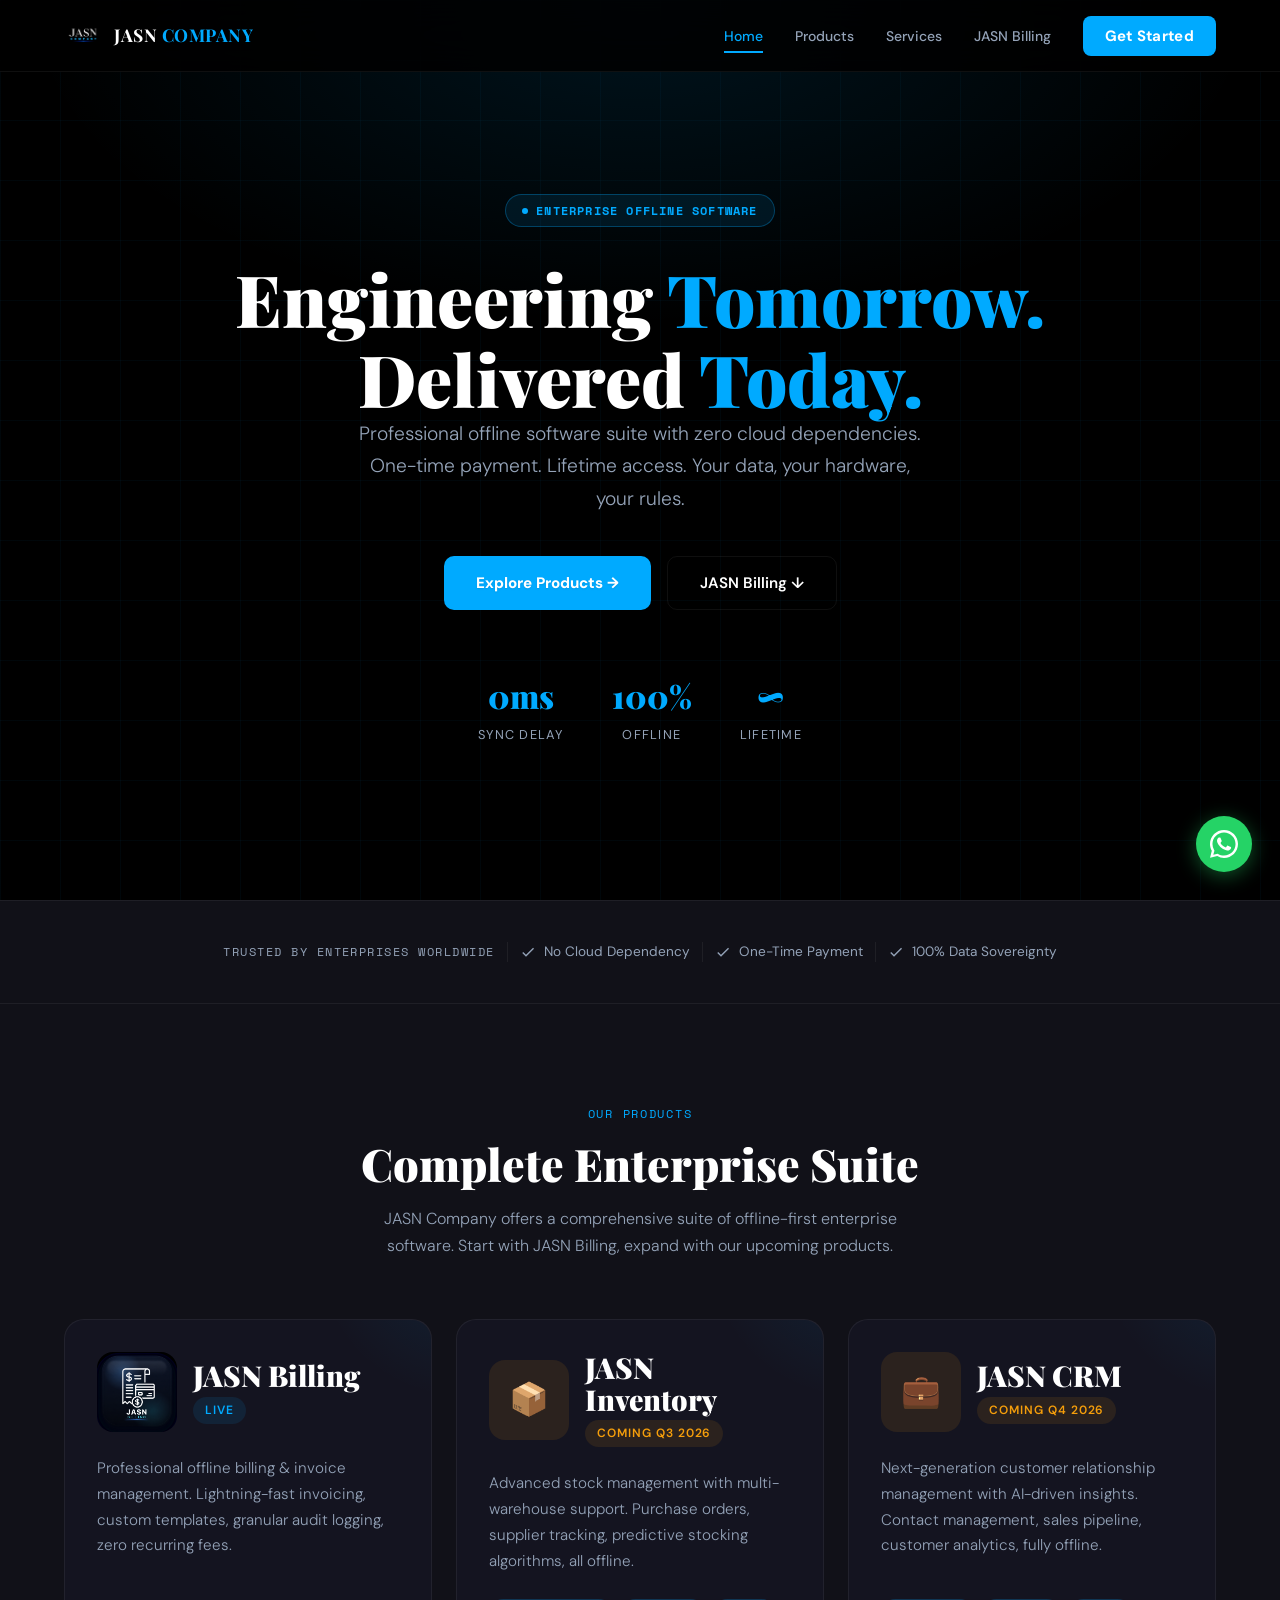
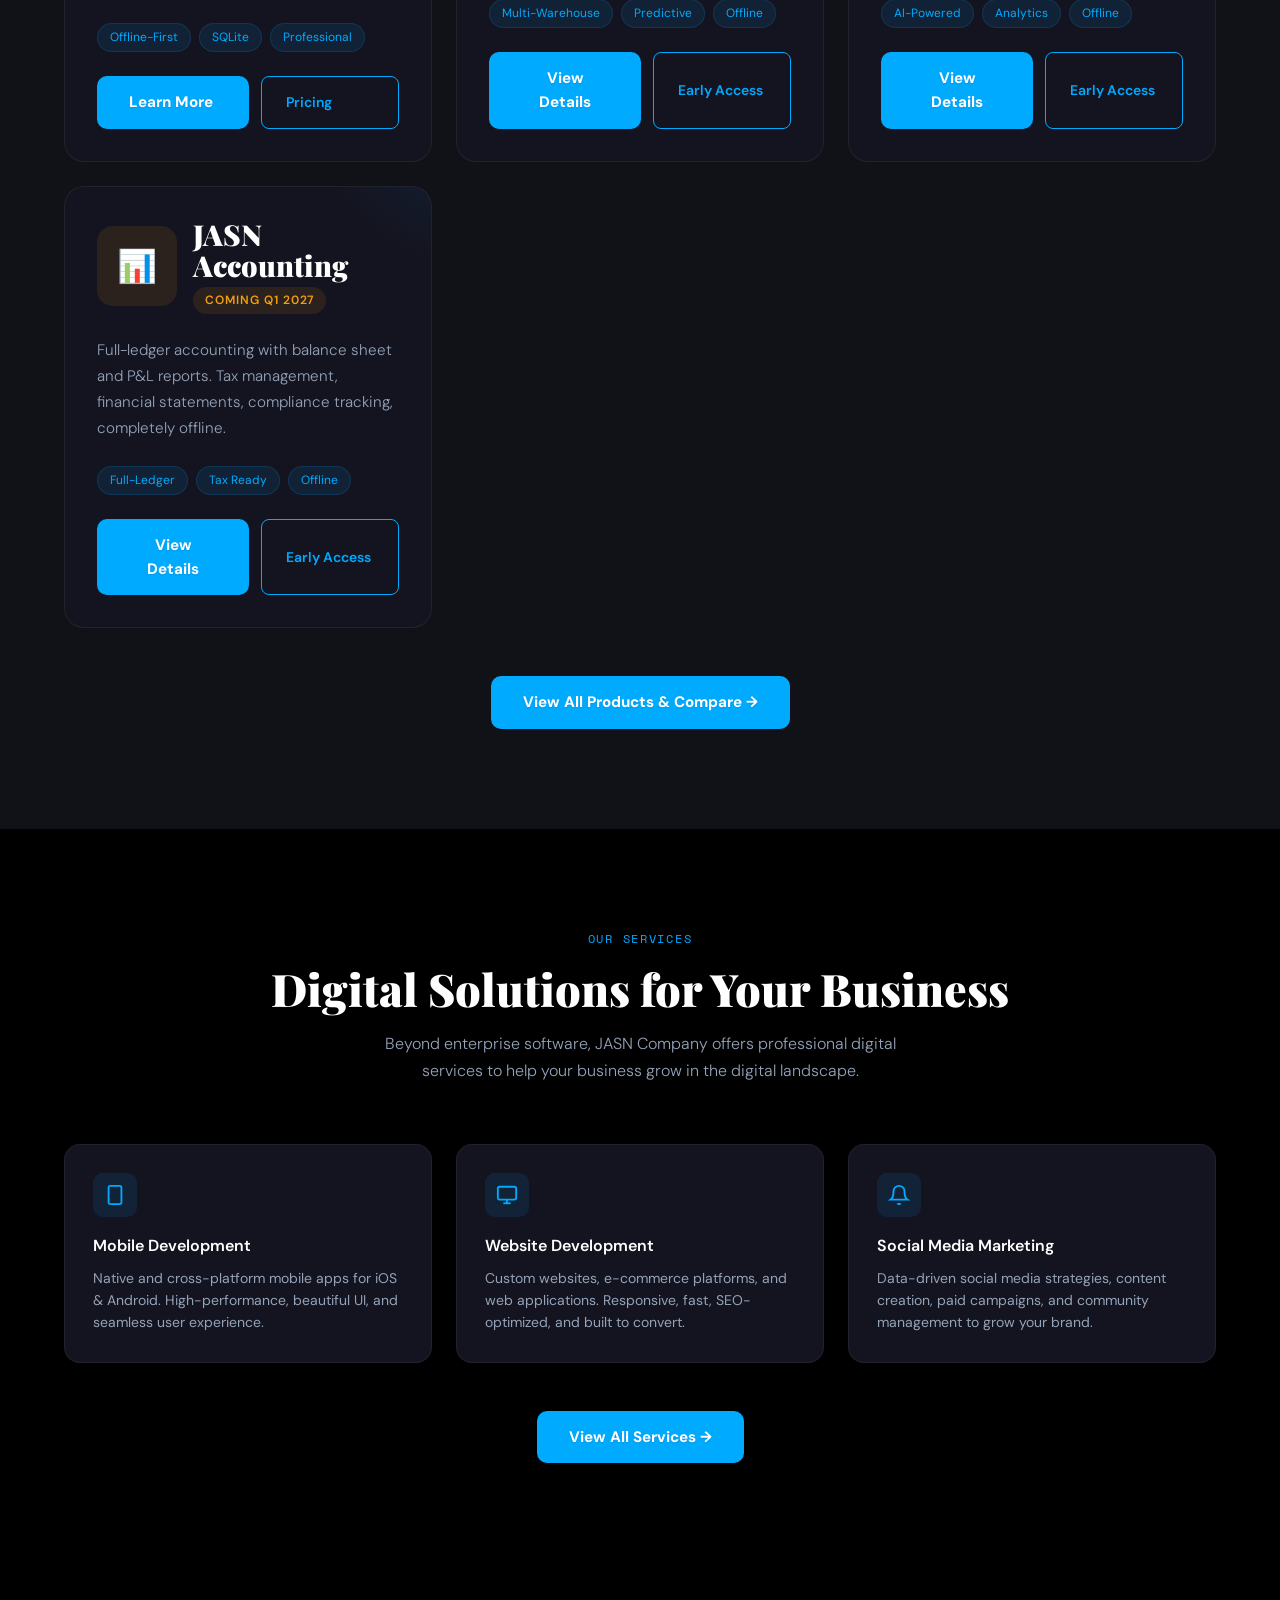
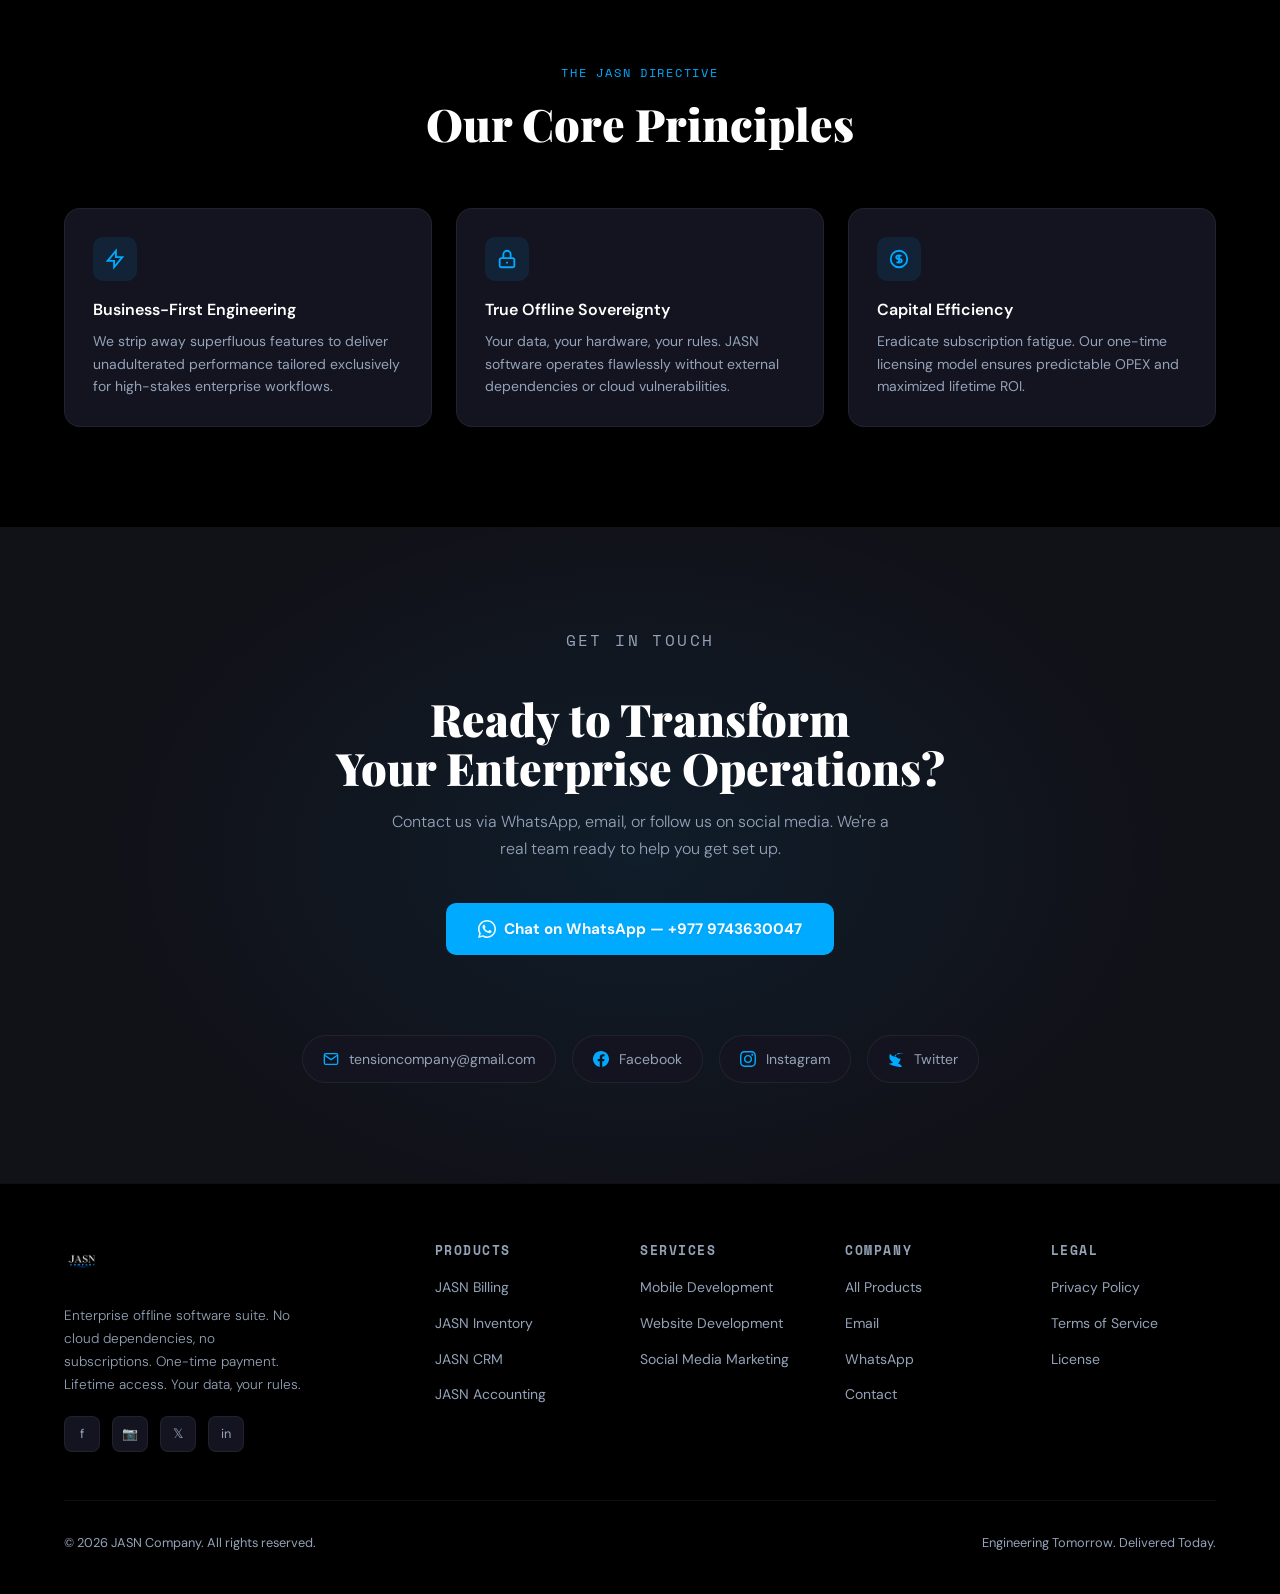
<file: index.html>
<!DOCTYPE html>
<html lang="en">
<head>
    <meta charset="UTF-8">
    <meta name="viewport" content="width=device-width, initial-scale=1.0">
    <title>JASN Company – Enterprise Offline Software Suite</title>
    <meta name="description" content="JASN Company: Enterprise offline software suite. JASN Billing, Inventory, CRM, and Accounting. No cloud, no subscriptions, 100% data sovereignty.">
    <link rel="icon" href="assets/jasn-logo.png" type="image/png">
    <link rel="preconnect" href="https://fonts.googleapis.com">
    <link rel="preconnect" href="https://fonts.gstatic.com" crossorigin>
    <link href="https://fonts.googleapis.com/css2?family=Playfair+Display:wght@700;900&family=DM+Sans:wght@300;400;500;600;700&family=Space+Mono:wght@400;700&display=swap" rel="stylesheet">
    <link rel="stylesheet" href="css/styles.css">
    <style>
        .hero-content {
            position: relative;
            z-index: 1;
            max-width: 900px;
        }

        .trust-bar {
            padding: 40px 5%;
            border-top: 1px solid var(--border-light);
            border-bottom: 1px solid var(--border-light);
            background: var(--darker);
            display: flex;
            align-items: center;
            justify-content: center;
            gap: 12px;
            flex-wrap: wrap;
        }

        .trust-label {
            font-size: 0.78rem;
            color: var(--muted);
            text-transform: uppercase;
            letter-spacing: 0.12em;
            font-family: 'Space Mono', monospace;
        }

        .trust-divider {
            width: 1px;
            height: 20px;
            background: var(--border-light);
        }

        .trust-item {
            display: flex;
            align-items: center;
            gap: 8px;
            color: var(--muted);
            font-size: 0.85rem;
        }

        .hero-stats {
            display: flex;
            gap: 48px;
            justify-content: center;
            margin-top: 60px;
            flex-wrap: wrap;
        }

        .stat {
            text-align: center;
        }

        .stat-num {
            font-family: 'Playfair Display', serif;
            font-size: 2rem;
            font-weight: 900;
            color: var(--blue);
        }

        .stat-label {
            font-size: 0.8rem;
            color: var(--muted);
            text-transform: uppercase;
            letter-spacing: 0.1em;
            margin-top: 4px;
        }

        .cta-section {
            background: var(--darker);
            padding: 100px 5%;
            text-align: center;
            position: relative;
            overflow: hidden;
        }

        .cta-section::before {
            content: '';
            position: absolute;
            inset: 0;
            background: radial-gradient(ellipse 60% 80% at 50% 50%, rgba(0, 170, 255, 0.08) 0%, transparent 70%);
        }

        .cta-section h2 {
            position: relative;
            z-index: 1;
            margin-bottom: 16px;
        }

        .cta-section p {
            color: var(--muted);
            font-size: 1rem;
            margin-bottom: 40px;
            max-width: 500px;
            margin-left: auto;
            margin-right: auto;
            position: relative;
            z-index: 1;
        }

        .contact-grid {
            display: flex;
            flex-wrap: wrap;
            gap: 16px;
            justify-content: center;
            margin-top: 40px;
            position: relative;
            z-index: 1;
        }

        .contact-pill {
            display: flex;
            align-items: center;
            gap: 10px;
            background: var(--card);
            border: 1px solid var(--border-light);
            border-radius: 100px;
            padding: 12px 20px;
            text-decoration: none;
            color: var(--muted);
            font-size: 0.875rem;
            transition: all 0.2s;
        }

        .contact-pill:hover {
            border-color: var(--blue);
            color: var(--white);
        }

        .contact-pill svg {
            width: 16px;
            height: 16px;
            color: var(--blue);
        }
    </style>
</head>
<body>

    <!-- NAVIGATION -->
    <nav>
        <a href="index.html" class="nav-logo">
            <img src="assets/jasn-logo.png" alt="JASN Logo">
            <span class="nav-brand">JASN <span>COMPANY</span></span>
        </a>
        <ul class="nav-links">
            <li><a href="index.html">Home</a></li>
            <li><a href="pages/products.html">Products</a></li>
            <li><a href="pages/services.html">Services</a></li>
            <li><a href="pages/billing.html">JASN Billing</a></li>
            <li><a href="#contact" class="nav-cta">Get Started</a></li>
        </ul>
    </nav>

    <!-- HERO SECTION -->
    <section class="hero">
        <div class="hero-bg"></div>
        <div class="hero-grid"></div>
        <div class="hero-content">
            <div class="hero-badge">ENTERPRISE OFFLINE SOFTWARE</div>
            <h1>Engineering <em>Tomorrow.</em><br>Delivered <em>Today.</em></h1>
            <p>Professional offline software suite with zero cloud dependencies. One-time payment. Lifetime access. Your data, your hardware, your rules.</p>
            <div class="hero-btns">
                <a href="pages/products.html" class="btn-primary">Explore Products →</a>
                <a href="pages/billing.html" class="btn-secondary">JASN Billing ↓</a>
            </div>
            <div class="hero-stats">
                <div class="stat">
                    <div class="stat-num">0ms</div>
                    <div class="stat-label">Sync Delay</div>
                </div>
                <div class="stat">
                    <div class="stat-num">100%</div>
                    <div class="stat-label">Offline</div>
                </div>
                <div class="stat">
                    <div class="stat-num">∞</div>
                    <div class="stat-label">Lifetime</div>
                </div>
            </div>
        </div>
    </section>

    <!-- TRUST BAR -->
    <div class="trust-bar">
        <span class="trust-label">TRUSTED BY ENTERPRISES WORLDWIDE</span>
        <div class="trust-divider"></div>
        <div class="trust-item">
            <svg width="16" height="16" fill="currentColor" viewBox="0 0 24 24"><path d="M9 16.17L4.83 12l-1.42 1.41L9 19 21 7l-1.41-1.41z"/></svg>
            No Cloud Dependency
        </div>
        <div class="trust-divider"></div>
        <div class="trust-item">
            <svg width="16" height="16" fill="currentColor" viewBox="0 0 24 24"><path d="M9 16.17L4.83 12l-1.42 1.41L9 19 21 7l-1.41-1.41z"/></svg>
            One-Time Payment
        </div>
        <div class="trust-divider"></div>
        <div class="trust-item">
            <svg width="16" height="16" fill="currentColor" viewBox="0 0 24 24"><path d="M9 16.17L4.83 12l-1.42 1.41L9 19 21 7l-1.41-1.41z"/></svg>
            100% Data Sovereignty
        </div>
    </div>

    <!-- PRODUCTS PREVIEW SECTION -->
    <section class="section" style="background: var(--darker);">
        <div class="container">
            <div class="fade-up" style="text-align: center; margin-bottom: 48px;">
                <p class="section-label">Our Products</p>
                <h2 class="section-title">Complete Enterprise Suite</h2>
                <p class="section-sub" style="margin: 0 auto;">JASN Company offers a comprehensive suite of offline-first enterprise software. Start with JASN Billing, expand with our upcoming products.</p>
            </div>

            <div class="product-grid fade-up">
                <!-- JASN Billing -->
                <div class="product-card" data-product-status="live">
                    <div class="product-header">
                        <div class="product-icon">
                            <img src="assets/jasn_billing_icon.png" alt="JASN Billing">
                        </div>
                        <div class="product-info">
                            <h3>JASN Billing</h3>
                            <span class="product-status">Live</span>
                        </div>
                    </div>
                    <p class="product-desc">Professional offline billing & invoice management. Lightning-fast invoicing, custom templates, granular audit logging, zero recurring fees.</p>
                    <div class="product-tags">
                        <span class="tag">Offline-First</span>
                        <span class="tag">SQLite</span>
                        <span class="tag">Professional</span>
                    </div>
                    <div class="product-footer">
                        <a href="pages/billing.html" class="btn-primary">Learn More</a>
                        <a href="pages/billing.html" class="btn-outline">Pricing</a>
                    </div>
                </div>

                <!-- JASN Inventory -->
                <div class="product-card" data-product-status="coming-soon">
                    <div class="product-header">
                        <div class="product-icon" style="background: rgba(245, 158, 11, 0.1);">
                            <span style="font-size: 2rem;">📦</span>
                        </div>
                        <div class="product-info">
                            <h3>JASN Inventory</h3>
                            <span class="product-status coming-soon">Coming Q3 2026</span>
                        </div>
                    </div>
                    <p class="product-desc">Advanced stock management with multi-warehouse support. Purchase orders, supplier tracking, predictive stocking algorithms, all offline.</p>
                    <div class="product-tags">
                        <span class="tag">Multi-Warehouse</span>
                        <span class="tag">Predictive</span>
                        <span class="tag">Offline</span>
                    </div>
                    <div class="product-footer">
                        <a href="pages/inventory.html" class="btn-primary">View Details</a>
                        <a href="#" class="btn-outline" data-early-access-btn>Early Access</a>
                    </div>
                </div>

                <!-- JASN CRM -->
                <div class="product-card" data-product-status="coming-soon">
                    <div class="product-header">
                        <div class="product-icon" style="background: rgba(245, 158, 11, 0.1);">
                            <span style="font-size: 2rem;">💼</span>
                        </div>
                        <div class="product-info">
                            <h3>JASN CRM</h3>
                            <span class="product-status coming-soon">Coming Q4 2026</span>
                        </div>
                    </div>
                    <p class="product-desc">Next-generation customer relationship management with AI-driven insights. Contact management, sales pipeline, customer analytics, fully offline.</p>
                    <div class="product-tags">
                        <span class="tag">AI-Powered</span>
                        <span class="tag">Analytics</span>
                        <span class="tag">Offline</span>
                    </div>
                    <div class="product-footer">
                        <a href="pages/crm.html" class="btn-primary">View Details</a>
                        <a href="#" class="btn-outline" data-early-access-btn>Early Access</a>
                    </div>
                </div>

                <!-- JASN Accounting -->
                <div class="product-card" data-product-status="coming-soon">
                    <div class="product-header">
                        <div class="product-icon" style="background: rgba(245, 158, 11, 0.1);">
                            <span style="font-size: 2rem;">📊</span>
                        </div>
                        <div class="product-info">
                            <h3>JASN Accounting</h3>
                            <span class="product-status coming-soon">Coming Q1 2027</span>
                        </div>
                    </div>
                    <p class="product-desc">Full-ledger accounting with balance sheet and P&L reports. Tax management, financial statements, compliance tracking, completely offline.</p>
                    <div class="product-tags">
                        <span class="tag">Full-Ledger</span>
                        <span class="tag">Tax Ready</span>
                        <span class="tag">Offline</span>
                    </div>
                    <div class="product-footer">
                        <a href="pages/accounting.html" class="btn-primary">View Details</a>
                        <a href="#" class="btn-outline" data-early-access-btn>Early Access</a>
                    </div>
                </div>
            </div>

            <div style="text-align: center; margin-top: 48px;">
                <a href="pages/products.html" class="btn-primary">View All Products & Compare →</a>
            </div>
        </div>
    </section>

    <!-- SERVICES PREVIEW SECTION -->
    <section class="section" style="background: var(--black);">
        <div class="container">
            <div class="fade-up" style="text-align: center; margin-bottom: 48px;">
                <p class="section-label">Our Services</p>
                <h2 class="section-title">Digital Solutions for Your Business</h2>
                <p class="section-sub" style="margin: 0 auto;">Beyond enterprise software, JASN Company offers professional digital services to help your business grow in the digital landscape.</p>
            </div>

            <div class="features-grid fade-up">
                <div class="feat-card">
                    <div class="feat-icon"><svg fill="none" stroke="currentColor" stroke-width="2" viewBox="0 0 24 24"><rect x="5" y="2" width="14" height="20" rx="2" ry="2"/><line x1="12" y1="18" x2="12.01" y2="18"/></svg></div>
                    <div class="feat-title">Mobile Development</div>
                    <div class="feat-desc">Native and cross-platform mobile apps for iOS & Android. High-performance, beautiful UI, and seamless user experience.</div>
                </div>

                <div class="feat-card">
                    <div class="feat-icon"><svg fill="none" stroke="currentColor" stroke-width="2" viewBox="0 0 24 24"><rect x="2" y="3" width="20" height="14" rx="2" ry="2"/><line x1="8" y1="21" x2="16" y2="21"/><line x1="12" y1="17" x2="12" y2="21"/></svg></div>
                    <div class="feat-title">Website Development</div>
                    <div class="feat-desc">Custom websites, e-commerce platforms, and web applications. Responsive, fast, SEO-optimized, and built to convert.</div>
                </div>

                <div class="feat-card">
                    <div class="feat-icon"><svg fill="none" stroke="currentColor" stroke-width="2" viewBox="0 0 24 24"><path d="M18 8A6 6 0 0 0 6 8c0 7-3 9-3 9h18s-3-2-3-9"/><path d="M13.73 21a2 2 0 0 1-3.46 0"/></svg></div>
                    <div class="feat-title">Social Media Marketing</div>
                    <div class="feat-desc">Data-driven social media strategies, content creation, paid campaigns, and community management to grow your brand.</div>
                </div>
            </div>

            <div style="text-align: center; margin-top: 48px;">
                <a href="pages/services.html" class="btn-primary">View All Services →</a>
            </div>
        </div>
    </section>

    <!-- CORE PRINCIPLES SECTION -->
    <section class="section" style="background: var(--black);">
        <div class="container">
            <div class="fade-up" style="text-align: center; margin-bottom: 48px;">
                <p class="section-label">The JASN Directive</p>
                <h2 class="section-title">Our Core Principles</h2>
            </div>

            <div class="features-grid fade-up">
                <div class="feat-card">
                    <div class="feat-icon"><svg fill="none" stroke="currentColor" stroke-width="2" viewBox="0 0 24 24"><path d="M13 10V3L4 14h7v7l9-11h-7z"/></svg></div>
                    <div class="feat-title">Business-First Engineering</div>
                    <div class="feat-desc">We strip away superfluous features to deliver unadulterated performance tailored exclusively for high-stakes enterprise workflows.</div>
                </div>

                <div class="feat-card">
                    <div class="feat-icon"><svg fill="none" stroke="currentColor" stroke-width="2" viewBox="0 0 24 24"><path d="M12 15v2m-6 4h12a2 2 0 002-2v-6a2 2 0 00-2-2H6a2 2 0 00-2 2v6a2 2 0 002 2zm10-10V7a4 4 0 00-8 0v4h8z"/></svg></div>
                    <div class="feat-title">True Offline Sovereignty</div>
                    <div class="feat-desc">Your data, your hardware, your rules. JASN software operates flawlessly without external dependencies or cloud vulnerabilities.</div>
                </div>

                <div class="feat-card">
                    <div class="feat-icon"><svg fill="none" stroke="currentColor" stroke-width="2" viewBox="0 0 24 24"><path d="M12 8c-1.657 0-3 .895-3 2s1.343 2 3 2 3 .895 3 2-1.343 2-3 2m0-8c1.11 0 2.08.402 2.599 1M12 8V7m0 1v8m0 0v1m0-1c-1.11 0-2.08-.402-2.599-1M21 12a9 9 0 11-18 0 9 9 0 0118 0z"/></svg></div>
                    <div class="feat-title">Capital Efficiency</div>
                    <div class="feat-desc">Eradicate subscription fatigue. Our one-time licensing model ensures predictable OPEX and maximized lifetime ROI.</div>
                </div>
            </div>
        </div>
    </section>

    <!-- CTA SECTION -->
    <section class="cta-section" id="contact">
        <p class="section-label">Get in Touch</p>
        <h2>Ready to Transform<br>Your Enterprise Operations?</h2>
        <p>Contact us via WhatsApp, email, or follow us on social media. We're a real team ready to help you get set up.</p>
        <a href="https://wa.me/9779743630047?text=Hi%20JASN%20Company!%20I%20want%20to%20know%20more%20about%20your%20products." target="_blank" class="btn-primary" style="display: inline-flex; margin-bottom: 40px;">
            <svg width="18" height="18" fill="white" viewBox="0 0 24 24"><path d="M17.472 14.382c-.297-.149-1.758-.867-2.03-.967-.273-.099-.471-.148-.67.15-.197.297-.767.966-.94 1.164-.173.199-.347.223-.644.075-.297-.15-1.255-.463-2.39-1.475-.883-.788-1.48-1.761-1.653-2.059-.173-.297-.018-.458.13-.606.134-.133.298-.347.446-.52.149-.174.198-.298.298-.497.099-.198.05-.371-.025-.52-.075-.149-.669-1.612-.916-2.207-.242-.579-.487-.5-.669-.51-.173-.008-.371-.01-.57-.01-.198 0-.52.074-.792.372-.272.297-1.04 1.016-1.04 2.479 0 1.462 1.065 2.875 1.213 3.074.149.198 2.096 3.2 5.077 4.487.709.306 1.262.489 1.694.625.712.227 1.36.195 1.871.118.571-.085 1.758-.719 2.006-1.413.248-.694.248-1.289.173-1.413-.074-.124-.272-.198-.57-.347z"/><path d="M12 0C5.373 0 0 5.373 0 12c0 2.123.557 4.116 1.529 5.849L.057 23.885l6.186-1.622A11.945 11.945 0 0 0 12 24c6.627 0 12-5.373 12-12S18.627 0 12 0zm0 21.882c-1.86 0-3.588-.505-5.073-1.383l-.362-.215-3.724.977.994-3.63-.234-.374A9.861 9.861 0 0 1 2.118 12C2.118 6.536 6.536 2.118 12 2.118s9.882 4.418 9.882 9.882-4.418 9.882-9.882 9.882z"/></svg>
            Chat on WhatsApp — +977 9743630047
        </a>
        <div class="contact-grid">
            <a href="mailto:tensioncompany@gmail.com" class="contact-pill">
                <svg fill="none" stroke="currentColor" stroke-width="2" viewBox="0 0 24 24"><path d="M4 4h16c1.1 0 2 .9 2 2v12c0 1.1-.9 2-2 2H4c-1.1 0-2-.9-2-2V6c0-1.1.9-2 2-2z"/><polyline points="22,6 12,13 2,6"/></svg>
                tensioncompany@gmail.com
            </a>
            <a href="https://facebook.com/jasncompany" target="_blank" class="contact-pill">
                <svg fill="currentColor" viewBox="0 0 24 24"><path d="M24 12.073c0-6.627-5.373-12-12-12s-12 5.373-12 12c0 5.99 4.388 10.954 10.125 11.854v-8.385H7.078v-3.47h3.047V9.43c0-3.007 1.792-4.669 4.533-4.669 1.312 0 2.686.235 2.686.235v2.953H15.83c-1.491 0-1.956.925-1.956 1.874v2.25h3.328l-.532 3.47h-2.796v8.385C19.612 23.027 24 18.062 24 12.073z"/></svg>
                Facebook
            </a>
            <a href="https://instagram.com/jasncompany" target="_blank" class="contact-pill">
                <svg fill="currentColor" viewBox="0 0 24 24"><path d="M12 2.163c3.204 0 3.584.012 4.85.07 3.252.148 4.771 1.691 4.919 4.919.058 1.265.069 1.645.069 4.849 0 3.205-.012 3.584-.069 4.849-.149 3.225-1.664 4.771-4.919 4.919-1.266.058-1.644.07-4.85.07-3.204 0-3.584-.012-4.849-.07-3.26-.149-4.771-1.699-4.919-4.92-.058-1.265-.07-1.644-.07-4.849 0-3.204.013-3.583.07-4.849.149-3.227 1.664-4.771 4.919-4.919 1.266-.057 1.645-.069 4.849-.069zm0-2.163c-3.259 0-3.667.014-4.947.072-4.358.2-6.78 2.618-6.98 6.98-.059 1.281-.073 1.689-.073 4.948 0 3.259.014 3.668.072 4.948.2 4.358 2.618 6.78 6.98 6.98 1.281.058 1.689.072 4.948.072 3.259 0 3.668-.014 4.948-.072 4.354-.2 6.782-2.618 6.979-6.98.059-1.28.073-1.689.073-4.948 0-3.259-.014-3.667-.072-4.947-.196-4.354-2.617-6.78-6.979-6.98-1.281-.059-1.69-.073-4.949-.073zm0 5.838c-3.403 0-6.162 2.759-6.162 6.162s2.759 6.163 6.162 6.163 6.162-2.759 6.162-6.163c0-3.403-2.759-6.162-6.162-6.162zm0 10.162c-2.209 0-4-1.79-4-4 0-2.209 1.791-4 4-4s4 1.791 4 4c0 2.21-1.791 4-4 4zm6.406-11.845c-.796 0-1.441.645-1.441 1.44s.645 1.44 1.441 1.44c.795 0 1.439-.645 1.439-1.44s-.644-1.44-1.439-1.44z"/></svg>
                Instagram
            </a>
            <a href="https://twitter.com/jasncompany" target="_blank" class="contact-pill">
                <svg fill="currentColor" viewBox="0 0 24 24"><path d="M23 3a10.9 10.9 0 01-3.14 1.53 4.48 4.48 0 00-7.86 3v1A10.66 10.66 0 013 4s-4 9 5 13a11.64 11.64 0 01-7 2s9 5 20 5a9.5 9.5 0 00-9-5.5c4.75 2.25 7-7 7-7a10.6 10.6 0 01-9-5.5z"/></svg>
                Twitter
            </a>
        </div>
    </section>

    <!-- FOOTER -->
    <footer>
        <div class="footer-grid">
            <div class="footer-brand">
                <img src="assets/jasn-logo.png" alt="JASN Logo">
                <p>Enterprise offline software suite. No cloud dependencies, no subscriptions. One-time payment. Lifetime access. Your data, your rules.</p>
                <div class="footer-socials">
                    <a href="https://facebook.com/jasncompany" target="_blank" class="social-link">f</a>
                    <a href="https://instagram.com/jasncompany" target="_blank" class="social-link">📷</a>
                    <a href="https://twitter.com/jasncompany" target="_blank" class="social-link">𝕏</a>
                    <a href="https://linkedin.com/company/jasncompany" target="_blank" class="social-link">in</a>
                </div>
            </div>
            <div class="footer-col">
                <h4>Products</h4>
                <ul>
                    <li><a href="pages/billing.html">JASN Billing</a></li>
                    <li><a href="pages/inventory.html">JASN Inventory</a></li>
                    <li><a href="pages/crm.html">JASN CRM</a></li>
                    <li><a href="pages/accounting.html">JASN Accounting</a></li>
                </ul>
            </div>
            <div class="footer-col">
                <h4>Services</h4>
                <ul>
                    <li><a href="pages/services.html">Mobile Development</a></li>
                    <li><a href="pages/services.html">Website Development</a></li>
                    <li><a href="pages/services.html">Social Media Marketing</a></li>
                </ul>
            </div>
            <div class="footer-col">
                <h4>Company</h4>
                <ul>
                    <li><a href="pages/products.html">All Products</a></li>
                    <li><a href="mailto:tensioncompany@gmail.com">Email</a></li>
                    <li><a href="https://wa.me/9779743630047" target="_blank">WhatsApp</a></li>
                    <li><a href="#contact">Contact</a></li>
                </ul>
            </div>
            <div class="footer-col">
                <h4>Legal</h4>
                <ul>
                    <li><a href="#">Privacy Policy</a></li>
                    <li><a href="#">Terms of Service</a></li>
                    <li><a href="#">License</a></li>
                </ul>
            </div>
        </div>
        <div class="footer-bottom">
            <span>&copy; 2026 JASN Company. All rights reserved.</span>
            <span>Engineering Tomorrow. Delivered Today.</span>
        </div>
    </footer>

    <!-- WHATSAPP FLOAT -->
    <a href="https://wa.me/9779743630047" target="_blank" class="wa-float" title="Chat with us on WhatsApp">
        <svg fill="white" viewBox="0 0 24 24"><path d="M17.472 14.382c-.297-.149-1.758-.867-2.03-.967-.273-.099-.471-.148-.67.15-.197.297-.767.966-.94 1.164-.173.199-.347.223-.644.075-.297-.15-1.255-.463-2.39-1.475-.883-.788-1.48-1.761-1.653-2.059-.173-.297-.018-.458.13-.606.134-.133.298-.347.446-.52.149-.174.198-.298.298-.497.099-.198.05-.371-.025-.52-.075-.149-.669-1.612-.916-2.207-.242-.579-.487-.5-.669-.51-.173-.008-.371-.01-.57-.01-.198 0-.52.074-.792.372-.272.297-1.04 1.016-1.04 2.479 0 1.462 1.065 2.875 1.213 3.074.149.198 2.096 3.2 5.077 4.487.709.306 1.262.489 1.694.625.712.227 1.36.195 1.871.118.571-.085 1.758-.719 2.006-1.413.248-.694.248-1.289.173-1.413-.074-.124-.272-.198-.57-.347z"/><path d="M12 0C5.373 0 0 5.373 0 12c0 2.123.557 4.116 1.529 5.849L.057 23.885l6.186-1.622A11.945 11.945 0 0 0 12 24c6.627 0 12-5.373 12-12S18.627 0 12 0zm0 21.882c-1.86 0-3.588-.505-5.073-1.383l-.362-.215-3.724.977.994-3.63-.234-.374A9.861 9.861 0 0 1 2.118 12C2.118 6.536 6.536 2.118 12 2.118s9.882 4.418 9.882 9.882-4.418 9.882-9.882 9.882z"/></svg>
    </a>

    <script src="js/script.js"></script>
</body>
</html>
</file>
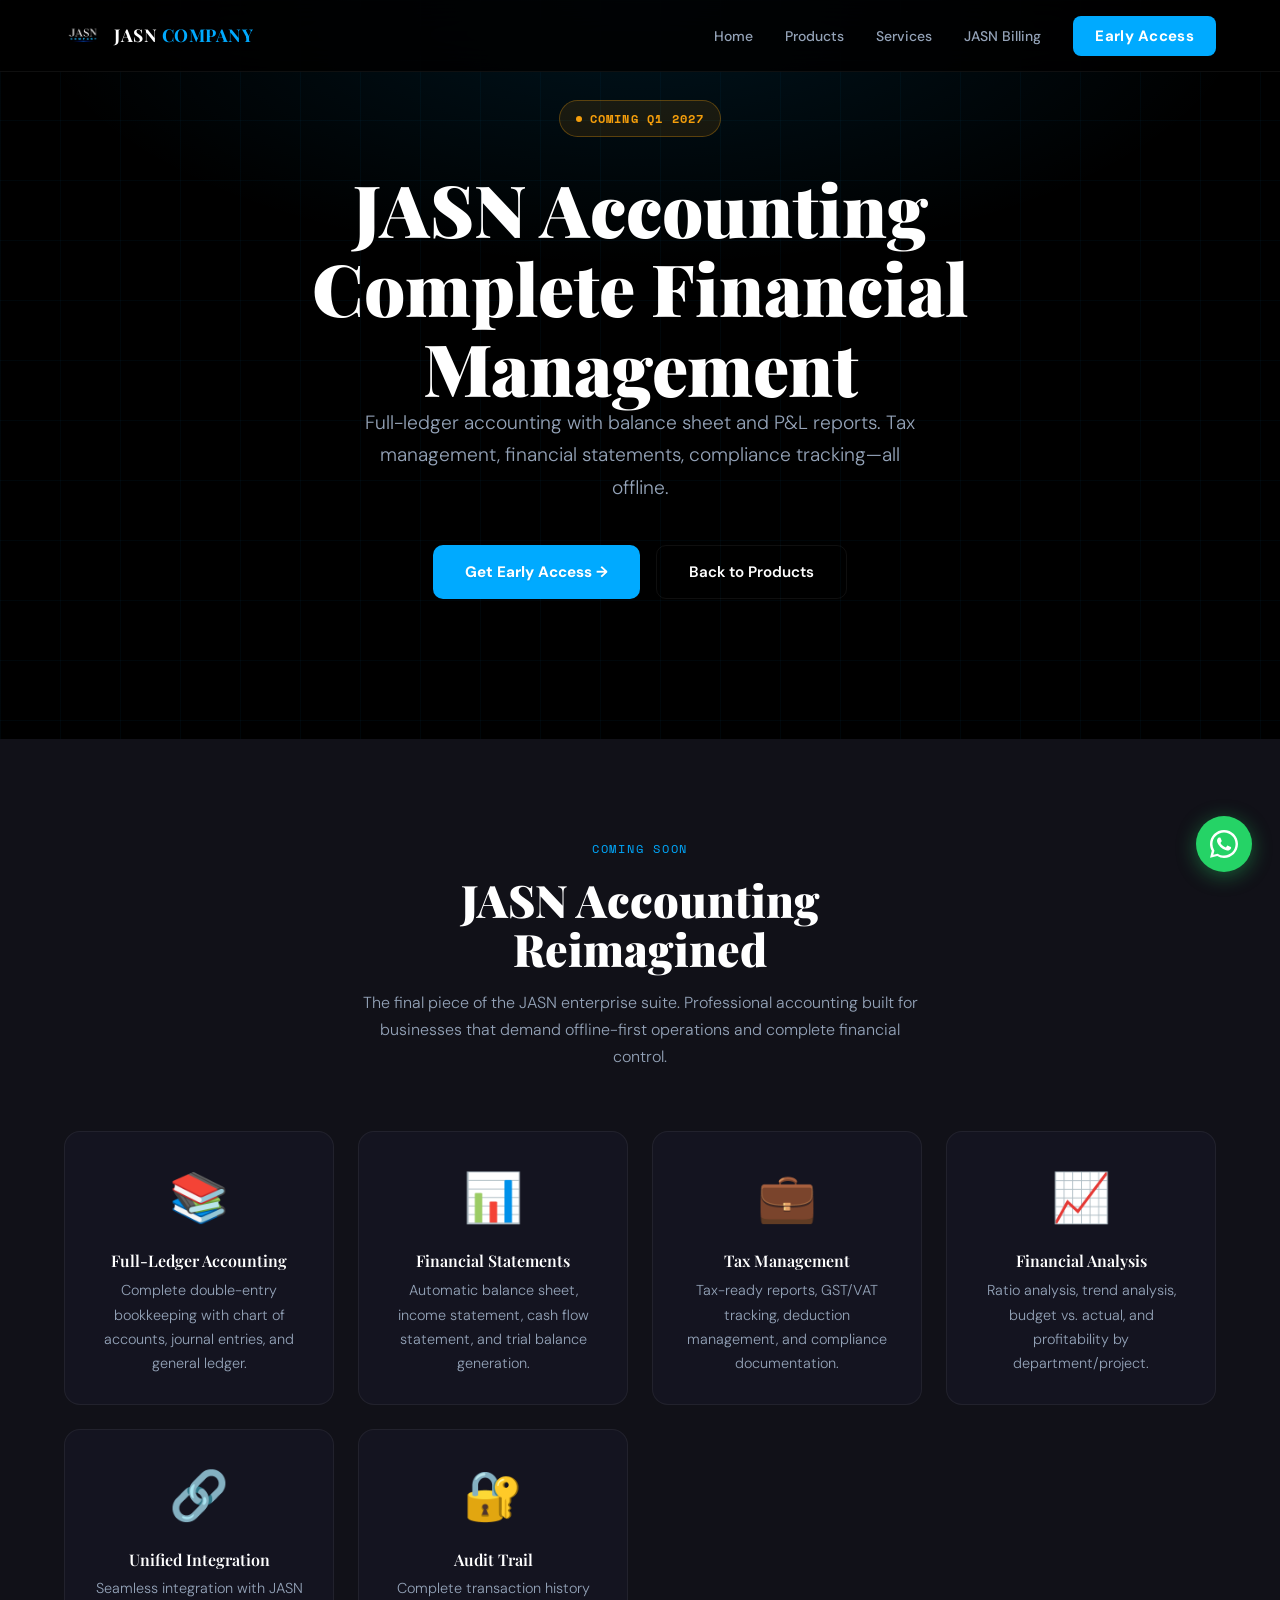
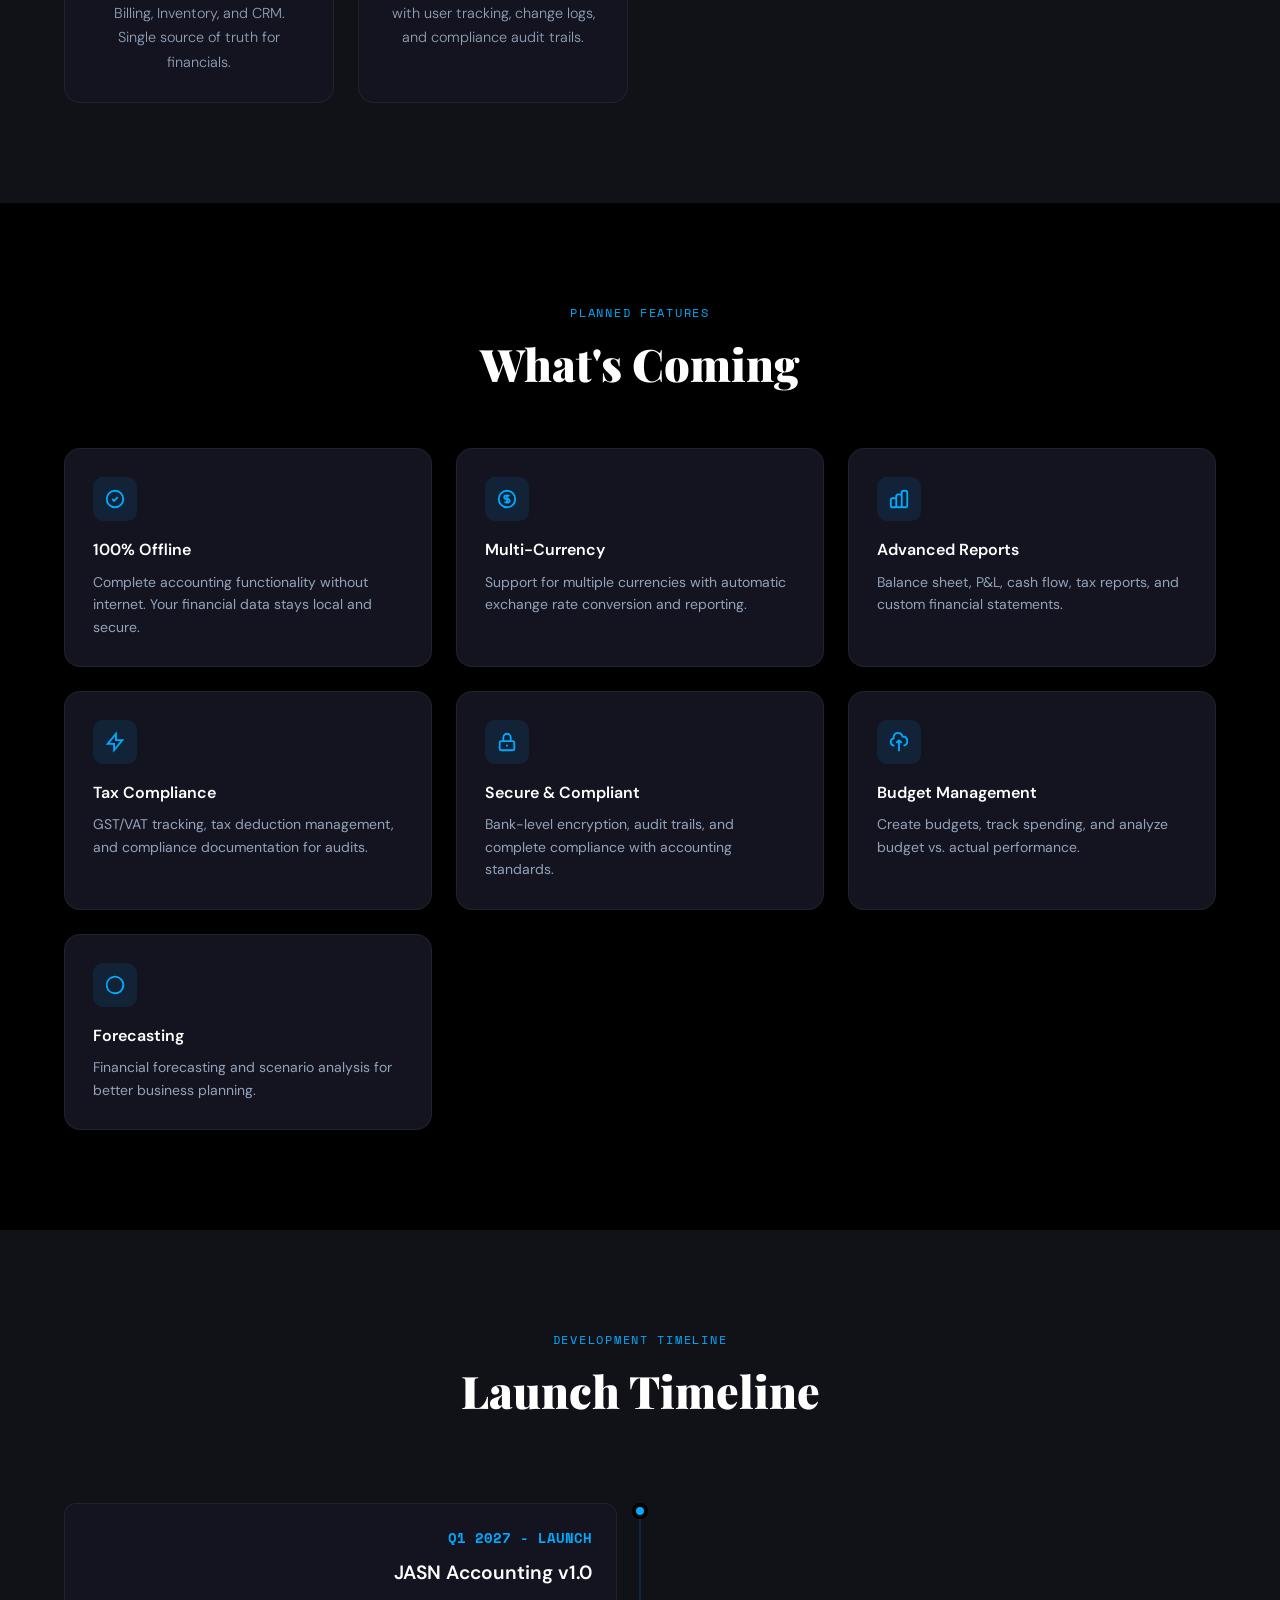
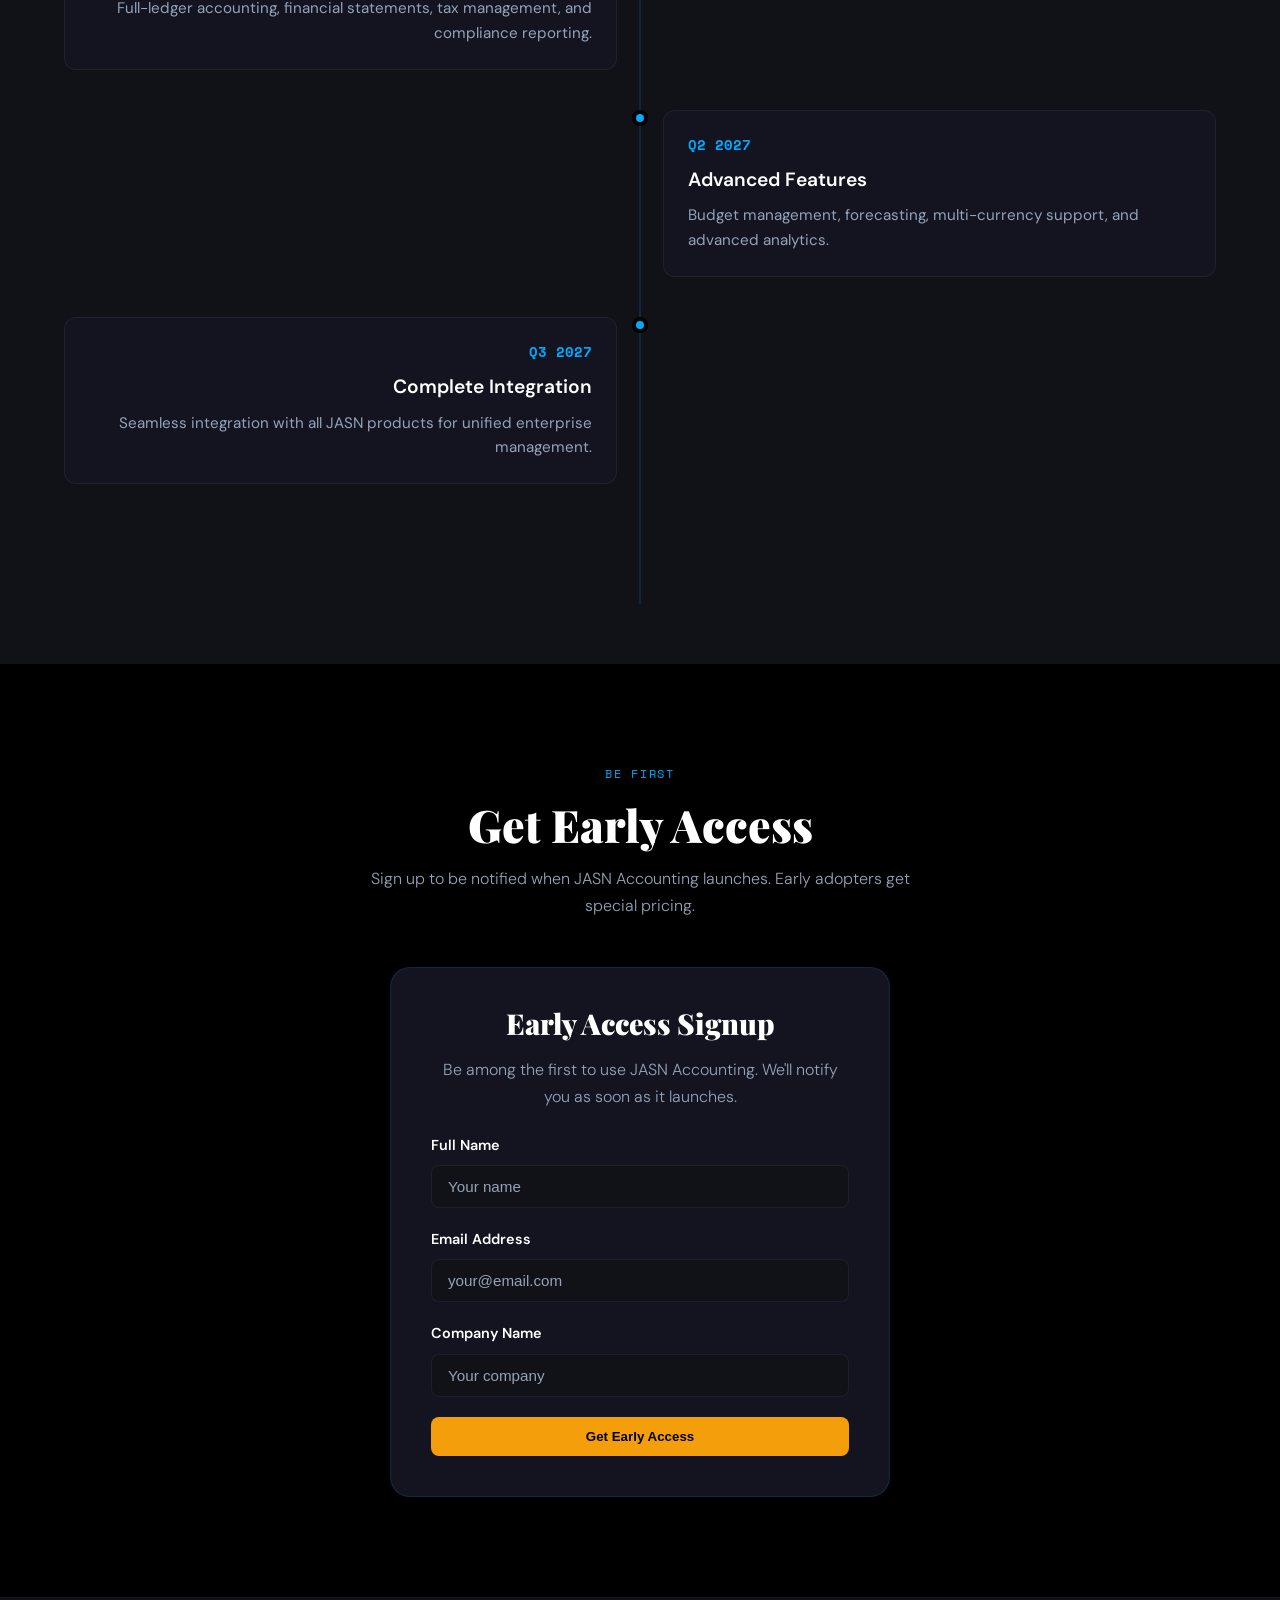
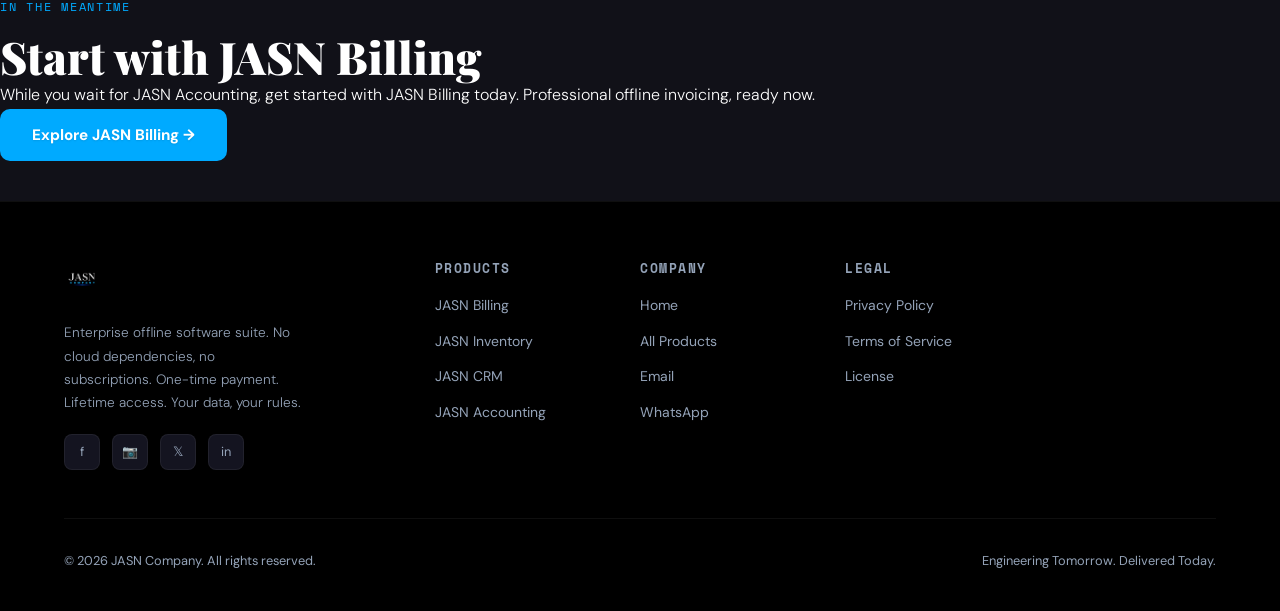
<file: pages/accounting.html>
<!DOCTYPE html>
<html lang="en">
<head>
    <meta charset="UTF-8">
    <meta name="viewport" content="width=device-width, initial-scale=1.0">
    <title>JASN Accounting – Coming Q1 2027</title>
    <meta name="description" content="JASN Accounting: Full-ledger accounting with balance sheet and P&L reports. Coming Q1 2027. Offline-first, tax-ready, no cloud dependency.">
    <link rel="icon" href="../assets/jasn-logo.png" type="image/png">
    <link rel="preconnect" href="https://fonts.googleapis.com">
    <link rel="preconnect" href="https://fonts.gstatic.com" crossorigin>
    <link href="https://fonts.googleapis.com/css2?family=Playfair+Display:wght@700;900&family=DM+Sans:wght@300;400;500;600;700&family=Space+Mono:wght@400;700&display=swap" rel="stylesheet">
    <link rel="stylesheet" href="../css/styles.css">
    <style>
        .coming-soon-badge {
            display: inline-flex;
            align-items: center;
            gap: 8px;
            background: rgba(245, 158, 11, 0.1);
            border: 1px solid rgba(245, 158, 11, 0.3);
            border-radius: 100px;
            padding: 8px 16px;
            font-size: 0.75rem;
            font-weight: 600;
            color: var(--warning);
            letter-spacing: 0.1em;
            text-transform: uppercase;
            margin-bottom: 32px;
            font-family: 'Space Mono', monospace;
        }

        .coming-soon-badge::before {
            content: '';
            width: 6px;
            height: 6px;
            background: var(--warning);
            border-radius: 50%;
            animation: pulse 2s infinite;
        }

        .early-access-form {
            background: var(--card);
            border: 1px solid var(--border);
            border-radius: 20px;
            padding: 40px;
            max-width: 500px;
            margin: 40px auto 0;
        }

        .early-access-form h3 {
            margin-bottom: 16px;
            text-align: center;
        }

        .early-access-form p {
            color: var(--muted);
            text-align: center;
            margin-bottom: 24px;
        }

        .form-group {
            margin-bottom: 20px;
        }

        .form-group label {
            display: block;
            font-size: 0.9rem;
            font-weight: 600;
            margin-bottom: 8px;
            color: var(--white);
        }

        .form-group input {
            width: 100%;
            padding: 12px 16px;
            background: var(--darker);
            border: 1px solid var(--border-light);
            border-radius: 8px;
            color: var(--white);
            font-size: 0.95rem;
            transition: border-color 0.2s;
        }

        .form-group input:focus {
            outline: none;
            border-color: var(--blue);
        }

        .form-group input::placeholder {
            color: var(--muted);
        }

        .form-submit {
            width: 100%;
            background: var(--warning);
            color: #000;
            padding: 12px 16px;
            border: none;
            border-radius: 8px;
            font-weight: 600;
            cursor: pointer;
            transition: background 0.2s;
        }

        .form-submit:hover {
            background: #f59e0b;
        }

        .success-message {
            background: rgba(16, 185, 129, 0.1);
            border: 1px solid var(--success);
            color: var(--success);
            padding: 12px 16px;
            border-radius: 8px;
            margin-top: 16px;
            font-size: 0.875rem;
            text-align: center;
            animation: slideIn 0.3s ease-out;
        }

        .features-preview {
            display: grid;
            grid-template-columns: repeat(auto-fit, minmax(250px, 1fr));
            gap: 24px;
            margin: 60px 0 0;
        }

        .feature-preview {
            background: var(--card);
            border: 1px solid var(--border-light);
            border-radius: 16px;
            padding: 28px;
            text-align: center;
        }

        .feature-icon-large {
            font-size: 3rem;
            margin-bottom: 16px;
        }

        .feature-preview h4 {
            font-weight: 600;
            margin-bottom: 8px;
        }

        .feature-preview p {
            color: var(--muted);
            font-size: 0.9rem;
        }
    </style>
</head>
<body>

    <!-- NAVIGATION -->
    <nav>
        <a href="../index.html" class="nav-logo">
            <img src="../assets/jasn-logo.png" alt="JASN Logo">
            <span class="nav-brand">JASN <span>COMPANY</span></span>
        </a>
        <ul class="nav-links">
            <li><a href="../index.html">Home</a></li>
            <li><a href="products.html">Products</a></li>
            <li><a href="services.html">Services</a></li>
            <li><a href="billing.html">JASN Billing</a></li>
            <li><a href="#early-access" class="nav-cta">Early Access</a></li>
        </ul>
    </nav>

    <!-- HERO SECTION -->
    <section class="hero" style="padding-top: 100px; min-height: 70vh;">
        <div class="hero-bg"></div>
        <div class="hero-grid"></div>
        <div style="position: relative; z-index: 1; max-width: 900px; text-align: center;">
            <div class="coming-soon-badge">COMING Q1 2027</div>
            <h1>JASN Accounting<br>Complete Financial Management</h1>
            <p>Full-ledger accounting with balance sheet and P&L reports. Tax management, financial statements, compliance tracking—all offline.</p>
            <div class="hero-btns">
                <a href="#early-access" class="btn-primary">Get Early Access →</a>
                <a href="products.html" class="btn-secondary">Back to Products</a>
            </div>
        </div>
    </section>

    <!-- OVERVIEW SECTION -->
    <section class="section" style="background: var(--darker);">
        <div class="container">
            <div style="text-align: center; margin-bottom: 48px;">
                <p class="section-label">Coming Soon</p>
                <h2 class="section-title">JASN Accounting<br>Reimagined</h2>
                <p class="section-sub" style="margin: 0 auto;">The final piece of the JASN enterprise suite. Professional accounting built for businesses that demand offline-first operations and complete financial control.</p>
            </div>

            <div class="features-preview fade-up">
                <div class="feature-preview">
                    <div class="feature-icon-large">📚</div>
                    <h4>Full-Ledger Accounting</h4>
                    <p>Complete double-entry bookkeeping with chart of accounts, journal entries, and general ledger.</p>
                </div>

                <div class="feature-preview">
                    <div class="feature-icon-large">📊</div>
                    <h4>Financial Statements</h4>
                    <p>Automatic balance sheet, income statement, cash flow statement, and trial balance generation.</p>
                </div>

                <div class="feature-preview">
                    <div class="feature-icon-large">💼</div>
                    <h4>Tax Management</h4>
                    <p>Tax-ready reports, GST/VAT tracking, deduction management, and compliance documentation.</p>
                </div>

                <div class="feature-preview">
                    <div class="feature-icon-large">📈</div>
                    <h4>Financial Analysis</h4>
                    <p>Ratio analysis, trend analysis, budget vs. actual, and profitability by department/project.</p>
                </div>

                <div class="feature-preview">
                    <div class="feature-icon-large">🔗</div>
                    <h4>Unified Integration</h4>
                    <p>Seamless integration with JASN Billing, Inventory, and CRM. Single source of truth for financials.</p>
                </div>

                <div class="feature-preview">
                    <div class="feature-icon-large">🔐</div>
                    <h4>Audit Trail</h4>
                    <p>Complete transaction history with user tracking, change logs, and compliance audit trails.</p>
                </div>
            </div>
        </div>
    </section>

    <!-- KEY FEATURES SECTION -->
    <section class="section" style="background: var(--black);">
        <div class="container">
            <div style="text-align: center; margin-bottom: 48px;">
                <p class="section-label">Planned Features</p>
                <h2 class="section-title">What's Coming</h2>
            </div>

            <div class="features-grid fade-up">
                <div class="feat-card">
                    <div class="feat-icon"><svg fill="none" stroke="currentColor" stroke-width="2" viewBox="0 0 24 24"><path d="M9 12l2 2 4-4m6 2a9 9 0 1 1-18 0 9 9 0 0 1 18 0z"/></svg></div>
                    <div class="feat-title">100% Offline</div>
                    <div class="feat-desc">Complete accounting functionality without internet. Your financial data stays local and secure.</div>
                </div>

                <div class="feat-card">
                    <div class="feat-icon"><svg fill="none" stroke="currentColor" stroke-width="2" viewBox="0 0 24 24"><path d="M12 8c-1.657 0-3 .895-3 2s1.343 2 3 2 3 .895 3 2-1.343 2-3 2m0-8c1.11 0 2.08.402 2.599 1M12 8V7m0 1v8m0 0v1m0-1c-1.11 0-2.08-.402-2.599-1M21 12a9 9 0 11-18 0 9 9 0 0118 0z"/></svg></div>
                    <div class="feat-title">Multi-Currency</div>
                    <div class="feat-desc">Support for multiple currencies with automatic exchange rate conversion and reporting.</div>
                </div>

                <div class="feat-card">
                    <div class="feat-icon"><svg fill="none" stroke="currentColor" stroke-width="2" viewBox="0 0 24 24"><path d="M9 19v-6a2 2 0 0 0-2-2H5a2 2 0 0 0-2 2v6a2 2 0 0 0 2 2h2a2 2 0 0 0 2-2zm0 0V9a2 2 0 0 1 2-2h2a2 2 0 0 1 2 2v10m-6 0a2 2 0 0 0 2 2h2a2 2 0 0 0 2-2m0 0V5a2 2 0 0 1 2-2h2a2 2 0 0 1 2 2v14a2 2 0 0 1-2 2h-2a2 2 0 0 1-2-2z"/></svg></div>
                    <div class="feat-title">Advanced Reports</div>
                    <div class="feat-desc">Balance sheet, P&L, cash flow, tax reports, and custom financial statements.</div>
                </div>

                <div class="feat-card">
                    <div class="feat-icon"><svg fill="none" stroke="currentColor" stroke-width="2" viewBox="0 0 24 24"><path d="M13 10V3L4 14h7v7l9-11h-7z"/></svg></div>
                    <div class="feat-title">Tax Compliance</div>
                    <div class="feat-desc">GST/VAT tracking, tax deduction management, and compliance documentation for audits.</div>
                </div>

                <div class="feat-card">
                    <div class="feat-icon"><svg fill="none" stroke="currentColor" stroke-width="2" viewBox="0 0 24 24"><path d="M12 15v2m-6 4h12a2 2 0 0 0 2-2v-6a2 2 0 0 0-2-2H6a2 2 0 0 0-2 2v6a2 2 0 0 0 2 2zm10-10V7a4 4 0 0 0-8 0v4h8z"/></svg></div>
                    <div class="feat-title">Secure & Compliant</div>
                    <div class="feat-desc">Bank-level encryption, audit trails, and complete compliance with accounting standards.</div>
                </div>

                <div class="feat-card">
                    <div class="feat-icon"><svg fill="none" stroke="currentColor" stroke-width="2" viewBox="0 0 24 24"><path d="M7 16a4 4 0 01-.88-7.903A5 5 0 1115.9 6L16 6a5 5 0 011 9.9M15 13l-3-3m0 0l-3 3m3-3v12"/></svg></div>
                    <div class="feat-title">Budget Management</div>
                    <div class="feat-desc">Create budgets, track spending, and analyze budget vs. actual performance.</div>
                </div>

                <div class="feat-card">
                    <div class="feat-icon"><svg fill="none" stroke="currentColor" stroke-width="2" viewBox="0 0 24 24"><path d="M20.354 15.354A9 9 0 0 0 8.646 3.646 9.003 9.003 0 0 0 12 21a9.003 9.003 0 0 0 8.354-5.646z"/></svg></div>
                    <div class="feat-title">Forecasting</div>
                    <div class="feat-desc">Financial forecasting and scenario analysis for better business planning.</div>
                </div>
            </div>
        </div>
    </section>

    <!-- ROADMAP SECTION -->
    <section class="section" style="background: var(--darker);">
        <div class="container">
            <div style="text-align: center; margin-bottom: 48px;">
                <p class="section-label">Development Timeline</p>
                <h2 class="section-title">Launch Timeline</h2>
            </div>

            <div class="timeline fade-up">
                <div class="timeline-item">
                    <div class="timeline-dot"></div>
                    <div class="timeline-content">
                        <div class="timeline-date">Q1 2027 - LAUNCH</div>
                        <div class="timeline-title">JASN Accounting v1.0</div>
                        <div class="timeline-desc">Full-ledger accounting, financial statements, tax management, and compliance reporting.</div>
                    </div>
                </div>

                <div class="timeline-item">
                    <div class="timeline-dot"></div>
                    <div class="timeline-content">
                        <div class="timeline-date">Q2 2027</div>
                        <div class="timeline-title">Advanced Features</div>
                        <div class="timeline-desc">Budget management, forecasting, multi-currency support, and advanced analytics.</div>
                    </div>
                </div>

                <div class="timeline-item">
                    <div class="timeline-dot"></div>
                    <div class="timeline-content">
                        <div class="timeline-date">Q3 2027</div>
                        <div class="timeline-title">Complete Integration</div>
                        <div class="timeline-desc">Seamless integration with all JASN products for unified enterprise management.</div>
                    </div>
                </div>
            </div>
        </div>
    </section>

    <!-- EARLY ACCESS SECTION -->
    <section class="section" id="early-access" style="background: var(--black);">
        <div class="container">
            <div style="text-align: center; margin-bottom: 48px;">
                <p class="section-label">Be First</p>
                <h2 class="section-title">Get Early Access</h2>
                <p class="section-sub" style="margin: 0 auto;">Sign up to be notified when JASN Accounting launches. Early adopters get special pricing.</p>
            </div>

            <form class="early-access-form fade-up" data-early-access>
                <h3>Early Access Signup</h3>
                <p>Be among the first to use JASN Accounting. We'll notify you as soon as it launches.</p>
                
                <div class="form-group">
                    <label for="name">Full Name</label>
                    <input type="text" id="name" name="name" placeholder="Your name" required>
                </div>

                <div class="form-group">
                    <label for="email">Email Address</label>
                    <input type="email" id="email" name="email" placeholder="your@email.com" required>
                </div>

                <div class="form-group">
                    <label for="company">Company Name</label>
                    <input type="text" id="company" name="company" placeholder="Your company">
                </div>

                <button type="submit" class="form-submit">Get Early Access</button>
            </form>
        </div>
    </section>

    <!-- CTA SECTION -->
    <section class="cta-section" style="background: var(--darker);">
        <p class="section-label">In the Meantime</p>
        <h2>Start with JASN Billing</h2>
        <p>While you wait for JASN Accounting, get started with JASN Billing today. Professional offline invoicing, ready now.</p>
        <a href="billing.html" class="btn-primary" style="display: inline-flex; margin-bottom: 40px;">
            Explore JASN Billing →
        </a>
    </section>

    <!-- FOOTER -->
    <footer>
        <div class="footer-grid">
            <div class="footer-brand">
                <img src="../assets/jasn-logo.png" alt="JASN Logo">
                <p>Enterprise offline software suite. No cloud dependencies, no subscriptions. One-time payment. Lifetime access. Your data, your rules.</p>
                <div class="footer-socials">
                    <a href="https://facebook.com/jasncompany" target="_blank" class="social-link">f</a>
                    <a href="https://instagram.com/jasncompany" target="_blank" class="social-link">📷</a>
                    <a href="https://twitter.com/jasncompany" target="_blank" class="social-link">𝕏</a>
                    <a href="https://linkedin.com/company/jasncompany" target="_blank" class="social-link">in</a>
                </div>
            </div>
            <div class="footer-col">
                <h4>Products</h4>
                <ul>
                    <li><a href="billing.html">JASN Billing</a></li>
                    <li><a href="inventory.html">JASN Inventory</a></li>
                    <li><a href="crm.html">JASN CRM</a></li>
                    <li><a href="accounting.html">JASN Accounting</a></li>
                </ul>
            </div>
            <div class="footer-col">
                <h4>Company</h4>
                <ul>
                    <li><a href="../index.html">Home</a></li>
                    <li><a href="products.html">All Products</a></li>
                    <li><a href="mailto:tensioncompany@gmail.com">Email</a></li>
                    <li><a href="https://wa.me/9779743630047" target="_blank">WhatsApp</a></li>
                </ul>
            </div>
            <div class="footer-col">
                <h4>Legal</h4>
                <ul>
                    <li><a href="#">Privacy Policy</a></li>
                    <li><a href="#">Terms of Service</a></li>
                    <li><a href="#">License</a></li>
                </ul>
            </div>
        </div>
        <div class="footer-bottom">
            <span>&copy; 2026 JASN Company. All rights reserved.</span>
            <span>Engineering Tomorrow. Delivered Today.</span>
        </div>
    </footer>

    <!-- WHATSAPP FLOAT -->
    <a href="https://wa.me/9779743630047" target="_blank" class="wa-float" title="Chat with us on WhatsApp">
        <svg fill="white" viewBox="0 0 24 24"><path d="M17.472 14.382c-.297-.149-1.758-.867-2.03-.967-.273-.099-.471-.148-.67.15-.197.297-.767.966-.94 1.164-.173.199-.347.223-.644.075-.297-.15-1.255-.463-2.39-1.475-.883-.788-1.48-1.761-1.653-2.059-.173-.297-.018-.458.13-.606.134-.133.298-.347.446-.52.149-.174.198-.298.298-.497.099-.198.05-.371-.025-.52-.075-.149-.669-1.612-.916-2.207-.242-.579-.487-.5-.669-.51-.173-.008-.371-.01-.57-.01-.198 0-.52.074-.792.372-.272.297-1.04 1.016-1.04 2.479 0 1.462 1.065 2.875 1.213 3.074.149.198 2.096 3.2 5.077 4.487.709.306 1.262.489 1.694.625.712.227 1.36.195 1.871.118.571-.085 1.758-.719 2.006-1.413.248-.694.248-1.289.173-1.413-.074-.124-.272-.198-.57-.347z"/><path d="M12 0C5.373 0 0 5.373 0 12c0 2.123.557 4.116 1.529 5.849L.057 23.885l6.186-1.622A11.945 11.945 0 0 0 12 24c6.627 0 12-5.373 12-12S18.627 0 12 0zm0 21.882c-1.86 0-3.588-.505-5.073-1.383l-.362-.215-3.724.977.994-3.63-.234-.374A9.861 9.861 0 0 1 2.118 12C2.118 6.536 6.536 2.118 12 2.118s9.882 4.418 9.882 9.882-4.418 9.882-9.882 9.882z"/></svg>
    </a>

    <script src="../js/script.js"></script>
</body>
</html>
</file>
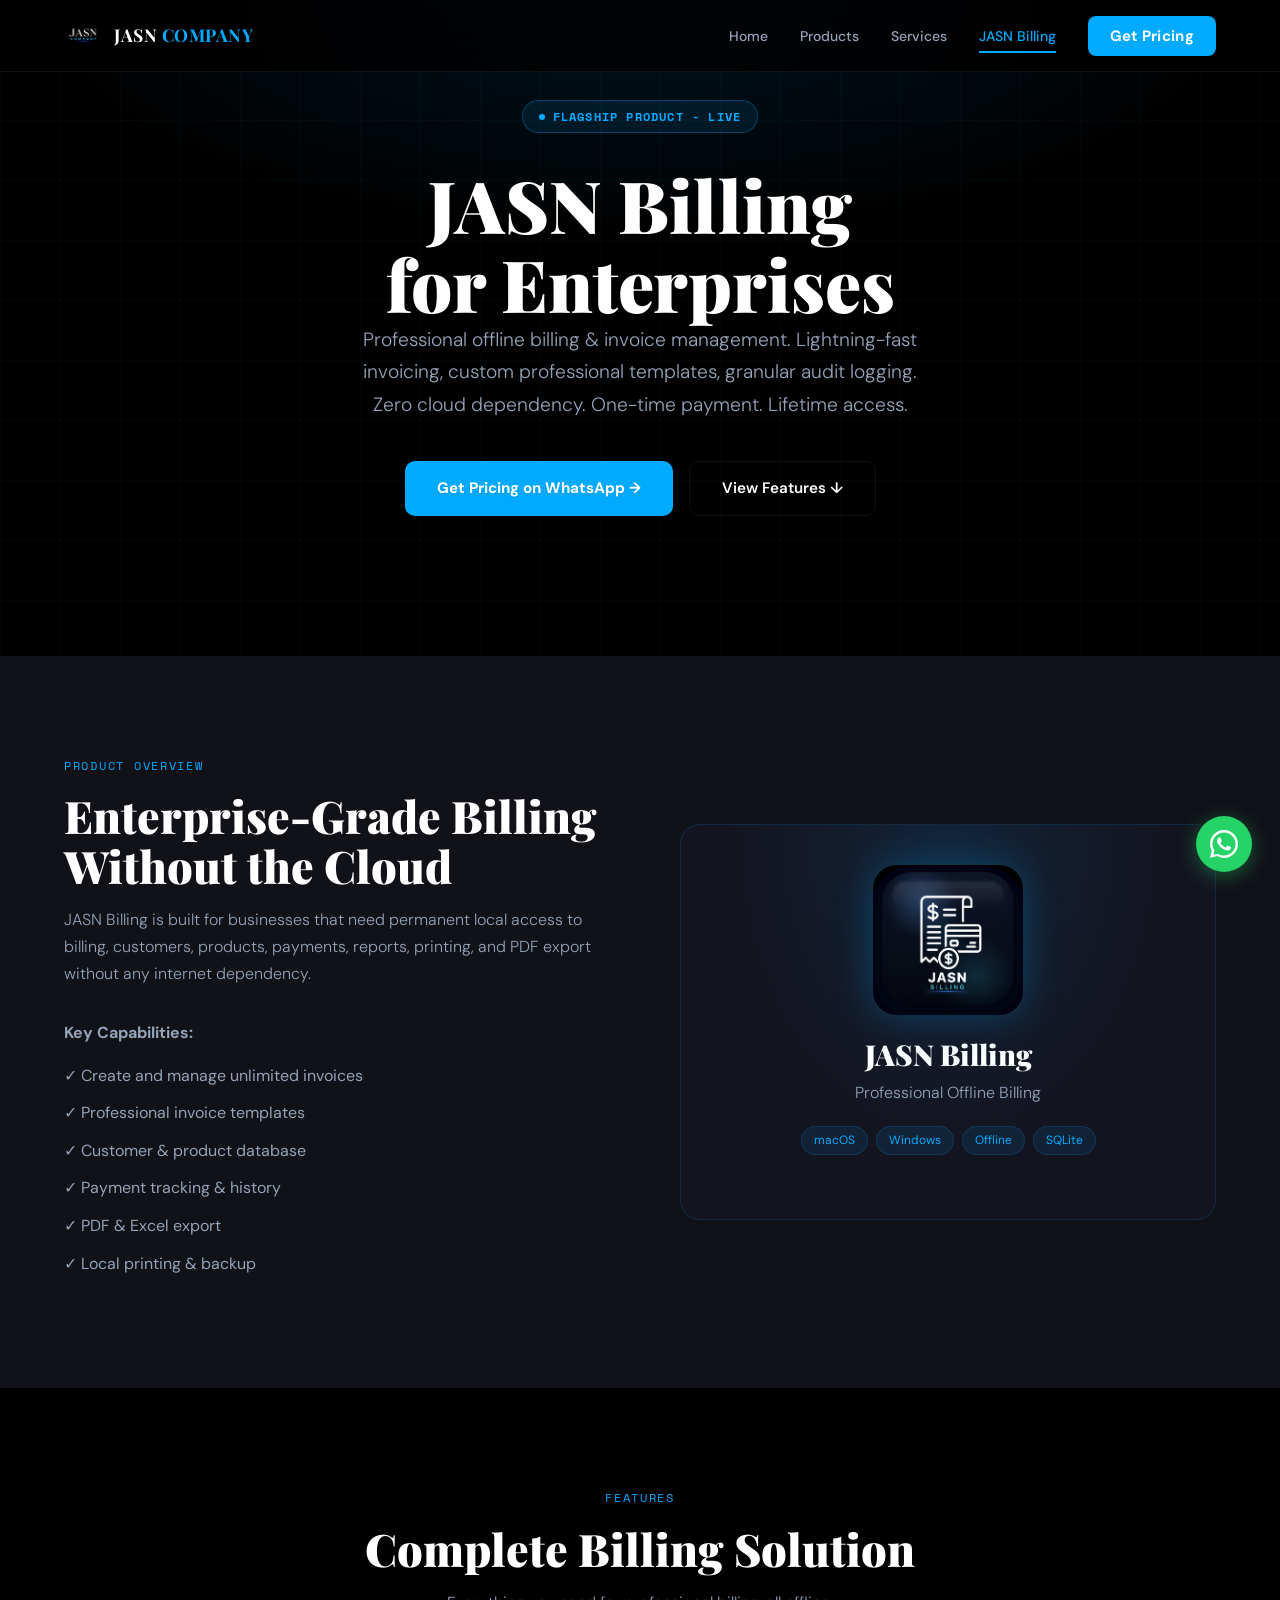
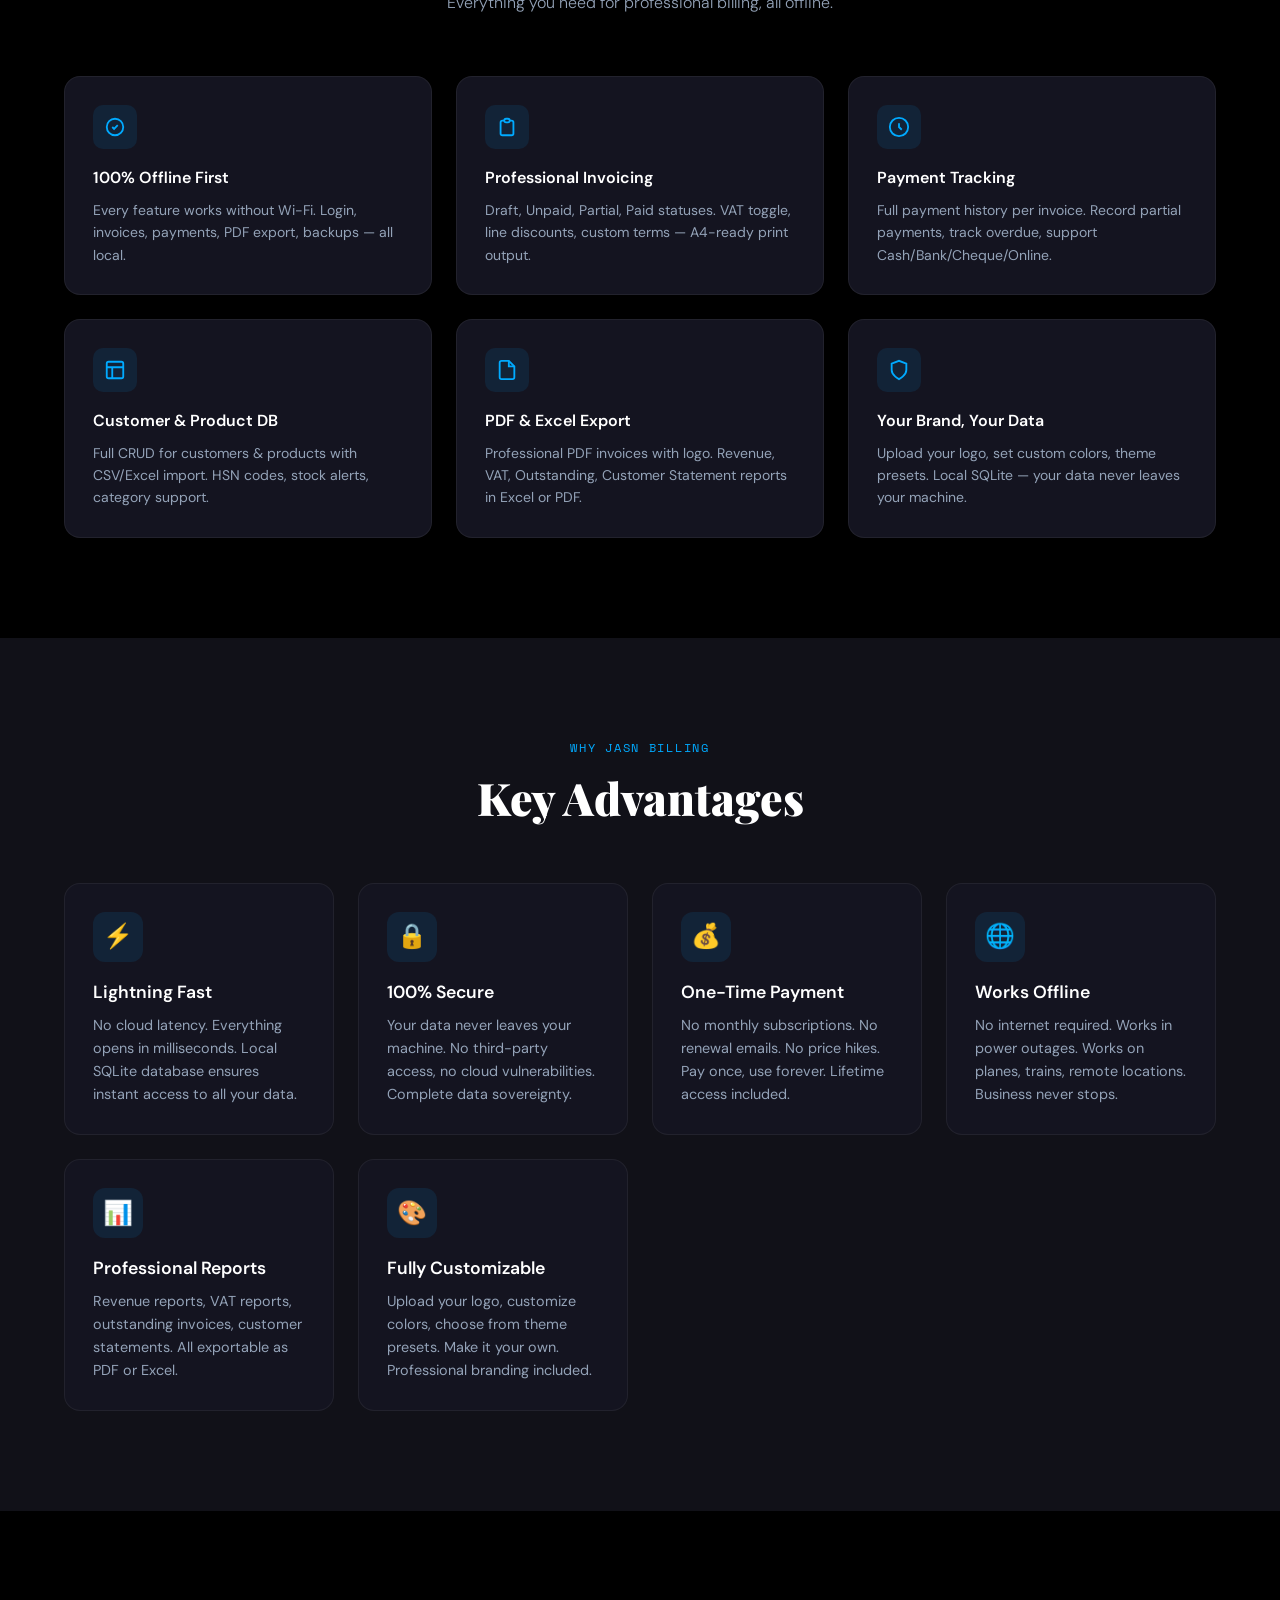
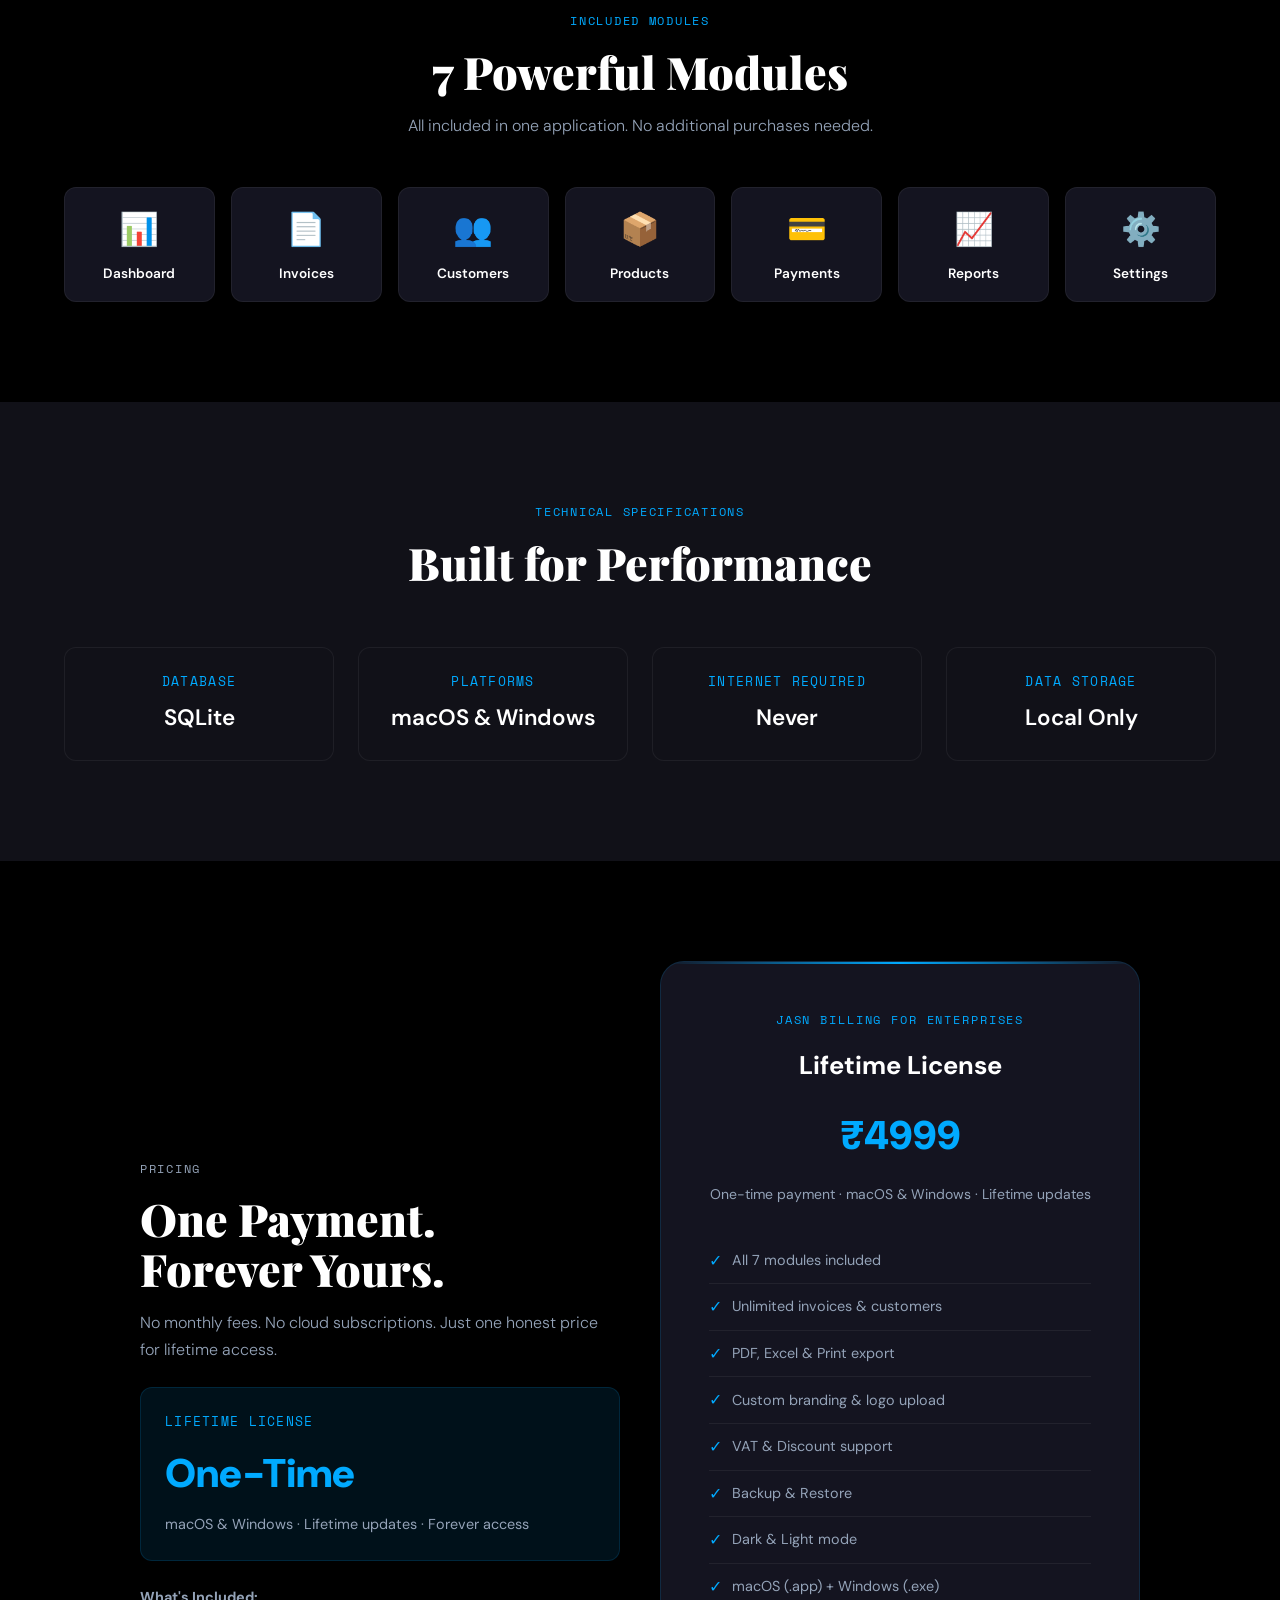
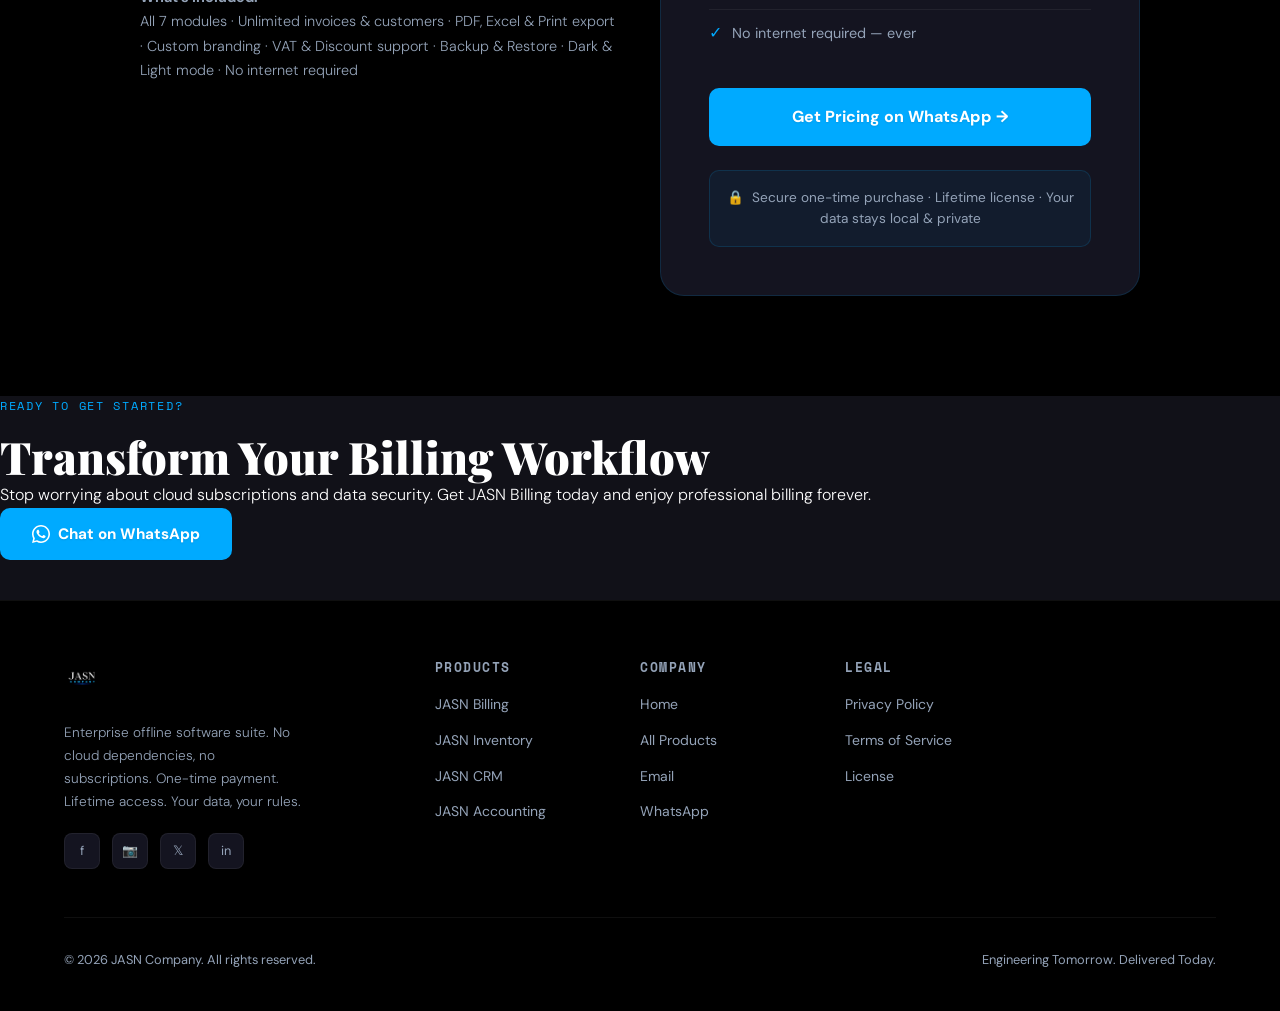
<file: pages/billing.html>
<!DOCTYPE html>
<html lang="en">
<head>
    <meta charset="UTF-8">
    <meta name="viewport" content="width=device-width, initial-scale=1.0">
    <title>JASN Billing – Professional Offline Billing Software</title>
    <meta name="description" content="JASN Billing: Professional offline billing & invoice management. Lightning-fast invoicing, custom templates, zero cloud dependency. One-time payment, lifetime access.">
    <link rel="icon" href="../assets/jasn-logo.png" type="image/png">
    <link rel="preconnect" href="https://fonts.googleapis.com">
    <link rel="preconnect" href="https://fonts.gstatic.com" crossorigin>
    <link href="https://fonts.googleapis.com/css2?family=Playfair+Display:wght@700;900&family=DM+Sans:wght@300;400;500;600;700&family=Space+Mono:wght@400;700&display=swap" rel="stylesheet">
    <link rel="stylesheet" href="../css/styles.css">
    <style>
        .product-hero-grid {
            display: grid;
            grid-template-columns: 1fr 1fr;
            gap: 80px;
            align-items: center;
            max-width: 1200px;
            margin: 0 auto;
        }

        @media (max-width: 768px) {
            .product-hero-grid {
                grid-template-columns: 1fr;
            }
        }

        .product-showcase {
            background: var(--card);
            border: 1px solid var(--border);
            border-radius: 20px;
            padding: 40px;
            text-align: center;
            position: relative;
            overflow: hidden;
        }

        .product-showcase::before {
            content: '';
            position: absolute;
            inset: 0;
            background: radial-gradient(ellipse at 50% 0%, rgba(0, 170, 255, 0.1) 0%, transparent 60%);
        }

        .product-showcase-icon {
            width: 150px;
            height: 150px;
            margin: 0 auto 24px;
            border-radius: 24px;
            overflow: hidden;
            box-shadow: 0 0 40px rgba(0, 170, 255, 0.3);
            position: relative;
            z-index: 1;
        }

        .product-showcase-icon img {
            width: 100%;
            height: 100%;
            object-fit: cover;
        }

        .advantages-grid {
            display: grid;
            grid-template-columns: repeat(auto-fit, minmax(250px, 1fr));
            gap: 24px;
            margin: 60px 0 0;
        }

        .advantage-card {
            background: var(--card);
            border: 1px solid var(--border-light);
            border-radius: 16px;
            padding: 28px;
            transition: all 0.2s;
        }

        .advantage-card:hover {
            border-color: var(--border);
            transform: translateY(-4px);
        }

        .advantage-icon {
            width: 50px;
            height: 50px;
            background: rgba(0, 170, 255, 0.1);
            border-radius: 12px;
            display: flex;
            align-items: center;
            justify-content: center;
            margin-bottom: 16px;
            color: var(--blue);
            font-size: 1.5rem;
        }

        .advantage-title {
            font-weight: 600;
            font-size: 1.1rem;
            margin-bottom: 8px;
        }

        .advantage-desc {
            color: var(--muted);
            font-size: 0.9rem;
            line-height: 1.6;
        }

        .specs-grid {
            display: grid;
            grid-template-columns: repeat(auto-fit, minmax(200px, 1fr));
            gap: 24px;
            margin: 60px 0 0;
        }

        .spec-card {
            background: var(--darker);
            border: 1px solid var(--border-light);
            border-radius: 12px;
            padding: 24px;
            text-align: center;
        }

        .spec-label {
            font-size: 0.8rem;
            text-transform: uppercase;
            letter-spacing: 0.1em;
            color: var(--blue);
            margin-bottom: 8px;
            font-family: 'Space Mono', monospace;
        }

        .spec-value {
            font-size: 1.4rem;
            font-weight: 600;
            color: var(--white);
        }

        .modules-showcase {
            display: grid;
            grid-template-columns: repeat(auto-fit, minmax(150px, 1fr));
            gap: 16px;
            margin: 40px 0 0;
        }

        .module-badge {
            background: var(--card);
            border: 1px solid var(--border-light);
            border-radius: 12px;
            padding: 16px;
            text-align: center;
            transition: all 0.2s;
        }

        .module-badge:hover {
            border-color: var(--border);
            background: rgba(0, 170, 255, 0.05);
        }

        .module-icon {
            font-size: 2rem;
            margin-bottom: 8px;
        }

        .module-name {
            font-size: 0.85rem;
            font-weight: 600;
            color: var(--white);
        }

        .pricing-grid {
            display: grid;
            grid-template-columns: 1fr 1fr;
            gap: 40px;
            align-items: center;
            max-width: 1000px;
            margin: 0 auto;
        }

        @media (max-width: 768px) {
            .pricing-grid {
                grid-template-columns: 1fr;
            }
        }

        .pricing-info h3 {
            margin-bottom: 16px;
        }

        .pricing-info p {
            color: var(--muted);
            margin-bottom: 16px;
        }

        .pricing-highlight {
            background: rgba(0, 170, 255, 0.1);
            border: 1px solid var(--border);
            border-radius: 12px;
            padding: 24px;
            margin: 24px 0;
        }

        .pricing-highlight-label {
            font-size: 0.8rem;
            color: var(--blue);
            text-transform: uppercase;
            letter-spacing: 0.1em;
            margin-bottom: 8px;
            font-family: 'Space Mono', monospace;
        }

        .pricing-highlight-value {
            font-size: 2.5rem;
            font-weight: 900;
            color: var(--blue);
        }

        .pricing-highlight-note {
            color: var(--muted);
            font-size: 0.9rem;
            margin-top: 8px;
        }
    </style>
</head>
<body>

    <!-- NAVIGATION -->
    <nav>
        <a href="../index.html" class="nav-logo">
            <img src="../assets/jasn-logo.png" alt="JASN Logo">
            <span class="nav-brand">JASN <span>COMPANY</span></span>
        </a>
        <ul class="nav-links">
            <li><a href="../index.html">Home</a></li>
            <li><a href="products.html">Products</a></li>
            <li><a href="services.html">Services</a></li>
            <li><a href="billing.html">JASN Billing</a></li>
            <li><a href="#pricing" class="nav-cta">Get Pricing</a></li>
        </ul>
    </nav>

    <!-- HERO SECTION -->
    <section class="hero" style="padding-top: 100px; min-height: 70vh;">
        <div class="hero-bg"></div>
        <div class="hero-grid"></div>
        <div style="position: relative; z-index: 1; max-width: 900px; text-align: center;">
            <div class="hero-badge">FLAGSHIP PRODUCT - LIVE</div>
            <h1>JASN Billing<br>for Enterprises</h1>
            <p>Professional offline billing & invoice management. Lightning-fast invoicing, custom professional templates, granular audit logging. Zero cloud dependency. One-time payment. Lifetime access.</p>
            <div class="hero-btns">
                <a href="https://wa.me/9779743630047?text=I%20want%20to%20buy%20lifetime%20subscription%20for%20JASN%20Billing" target="_blank" class="btn-primary">Get Pricing on WhatsApp →</a>
                <a href="#features" class="btn-secondary">View Features ↓</a>
            </div>
        </div>
    </section>

    <!-- PRODUCT SHOWCASE SECTION -->
    <section class="section" style="background: var(--darker);">
        <div class="product-hero-grid fade-up">
            <div>
                <p class="section-label">Product Overview</p>
                <h2 class="section-title">Enterprise-Grade Billing<br>Without the Cloud</h2>
                <p class="section-sub">JASN Billing is built for businesses that need permanent local access to billing, customers, products, payments, reports, printing, and PDF export without any internet dependency.</p>
                <div style="margin-top: 32px;">
                    <p style="color: var(--muted); margin-bottom: 16px;"><strong>Key Capabilities:</strong></p>
                    <ul style="list-style: none; color: var(--muted);">
                        <li style="margin-bottom: 12px;">✓ Create and manage unlimited invoices</li>
                        <li style="margin-bottom: 12px;">✓ Professional invoice templates</li>
                        <li style="margin-bottom: 12px;">✓ Customer & product database</li>
                        <li style="margin-bottom: 12px;">✓ Payment tracking & history</li>
                        <li style="margin-bottom: 12px;">✓ PDF & Excel export</li>
                        <li style="margin-bottom: 12px;">✓ Local printing & backup</li>
                    </ul>
                </div>
            </div>
            <div class="product-showcase">
                <div class="product-showcase-icon">
                    <img src="../assets/jasn_billing_icon.png" alt="JASN Billing">
                </div>
                <h3>JASN Billing</h3>
                <p style="color: var(--muted); margin-top: 8px;">Professional Offline Billing</p>
                <div class="product-tags" style="justify-content: center; margin-top: 20px;">
                    <span class="tag">macOS</span>
                    <span class="tag">Windows</span>
                    <span class="tag">Offline</span>
                    <span class="tag">SQLite</span>
                </div>
            </div>
        </div>
    </section>

    <!-- FEATURES SECTION -->
    <section class="section" id="features" style="background: var(--black);">
        <div class="container">
            <div style="text-align: center; margin-bottom: 48px;">
                <p class="section-label">Features</p>
                <h2 class="section-title">Complete Billing Solution</h2>
                <p class="section-sub" style="margin: 0 auto;">Everything you need for professional billing, all offline.</p>
            </div>

            <div class="features-grid fade-up">
                <div class="feat-card">
                    <div class="feat-icon"><svg fill="none" stroke="currentColor" stroke-width="2" viewBox="0 0 24 24"><path d="M9 12l2 2 4-4m6 2a9 9 0 1 1-18 0 9 9 0 0 1 18 0z"/></svg></div>
                    <div class="feat-title">100% Offline First</div>
                    <div class="feat-desc">Every feature works without Wi-Fi. Login, invoices, payments, PDF export, backups — all local.</div>
                </div>

                <div class="feat-card">
                    <div class="feat-icon"><svg fill="none" stroke="currentColor" stroke-width="2" viewBox="0 0 24 24"><path d="M9 5H7a2 2 0 0 0-2 2v12a2 2 0 0 0 2 2h10a2 2 0 0 0 2-2V7a2 2 0 0 0-2-2h-2M9 5a2 2 0 0 0 2 2h2a2 2 0 0 0 2-2M9 5a2 2 0 0 1 2-2h2a2 2 0 0 1 2 2"/></svg></div>
                    <div class="feat-title">Professional Invoicing</div>
                    <div class="feat-desc">Draft, Unpaid, Partial, Paid statuses. VAT toggle, line discounts, custom terms — A4-ready print output.</div>
                </div>

                <div class="feat-card">
                    <div class="feat-icon"><svg fill="none" stroke="currentColor" stroke-width="2" viewBox="0 0 24 24"><circle cx="12" cy="12" r="10"/><path d="M12 8v4l3 3"/></svg></div>
                    <div class="feat-title">Payment Tracking</div>
                    <div class="feat-desc">Full payment history per invoice. Record partial payments, track overdue, support Cash/Bank/Cheque/Online.</div>
                </div>

                <div class="feat-card">
                    <div class="feat-icon"><svg fill="none" stroke="currentColor" stroke-width="2" viewBox="0 0 24 24"><rect x="3" y="3" width="18" height="18" rx="2"/><path d="M3 9h18M9 21V9"/></svg></div>
                    <div class="feat-title">Customer & Product DB</div>
                    <div class="feat-desc">Full CRUD for customers & products with CSV/Excel import. HSN codes, stock alerts, category support.</div>
                </div>

                <div class="feat-card">
                    <div class="feat-icon"><svg fill="none" stroke="currentColor" stroke-width="2" viewBox="0 0 24 24"><path d="M14 2H6a2 2 0 0 0-2 2v16a2 2 0 0 0 2 2h12a2 2 0 0 0 2-2V8z"/><polyline points="14 2 14 8 20 8"/></svg></div>
                    <div class="feat-title">PDF & Excel Export</div>
                    <div class="feat-desc">Professional PDF invoices with logo. Revenue, VAT, Outstanding, Customer Statement reports in Excel or PDF.</div>
                </div>

                <div class="feat-card">
                    <div class="feat-icon"><svg fill="none" stroke="currentColor" stroke-width="2" viewBox="0 0 24 24"><path d="M12 22s8-4 8-10V5l-8-3-8 3v7c0 6 8 10 8 10z"/></svg></div>
                    <div class="feat-title">Your Brand, Your Data</div>
                    <div class="feat-desc">Upload your logo, set custom colors, theme presets. Local SQLite — your data never leaves your machine.</div>
                </div>
            </div>
        </div>
    </section>

    <!-- ADVANTAGES SECTION -->
    <section class="section" style="background: var(--darker);">
        <div class="container">
            <div style="text-align: center; margin-bottom: 48px;">
                <p class="section-label">Why JASN Billing</p>
                <h2 class="section-title">Key Advantages</h2>
            </div>

            <div class="advantages-grid fade-up">
                <div class="advantage-card">
                    <div class="advantage-icon">⚡</div>
                    <div class="advantage-title">Lightning Fast</div>
                    <div class="advantage-desc">No cloud latency. Everything opens in milliseconds. Local SQLite database ensures instant access to all your data.</div>
                </div>

                <div class="advantage-card">
                    <div class="advantage-icon">🔒</div>
                    <div class="advantage-title">100% Secure</div>
                    <div class="advantage-desc">Your data never leaves your machine. No third-party access, no cloud vulnerabilities. Complete data sovereignty.</div>
                </div>

                <div class="advantage-card">
                    <div class="advantage-icon">💰</div>
                    <div class="advantage-title">One-Time Payment</div>
                    <div class="advantage-desc">No monthly subscriptions. No renewal emails. No price hikes. Pay once, use forever. Lifetime access included.</div>
                </div>

                <div class="advantage-card">
                    <div class="advantage-icon">🌐</div>
                    <div class="advantage-title">Works Offline</div>
                    <div class="advantage-desc">No internet required. Works in power outages. Works on planes, trains, remote locations. Business never stops.</div>
                </div>

                <div class="advantage-card">
                    <div class="advantage-icon">📊</div>
                    <div class="advantage-title">Professional Reports</div>
                    <div class="advantage-desc">Revenue reports, VAT reports, outstanding invoices, customer statements. All exportable as PDF or Excel.</div>
                </div>

                <div class="advantage-card">
                    <div class="advantage-icon">🎨</div>
                    <div class="advantage-title">Fully Customizable</div>
                    <div class="advantage-desc">Upload your logo, customize colors, choose from theme presets. Make it your own. Professional branding included.</div>
                </div>
            </div>
        </div>
    </section>

    <!-- MODULES SECTION -->
    <section class="section" style="background: var(--black);">
        <div class="container">
            <div style="text-align: center; margin-bottom: 48px;">
                <p class="section-label">Included Modules</p>
                <h2 class="section-title">7 Powerful Modules</h2>
                <p class="section-sub" style="margin: 0 auto;">All included in one application. No additional purchases needed.</p>
            </div>

            <div class="modules-showcase fade-up">
                <div class="module-badge">
                    <div class="module-icon">📊</div>
                    <div class="module-name">Dashboard</div>
                </div>
                <div class="module-badge">
                    <div class="module-icon">📄</div>
                    <div class="module-name">Invoices</div>
                </div>
                <div class="module-badge">
                    <div class="module-icon">👥</div>
                    <div class="module-name">Customers</div>
                </div>
                <div class="module-badge">
                    <div class="module-icon">📦</div>
                    <div class="module-name">Products</div>
                </div>
                <div class="module-badge">
                    <div class="module-icon">💳</div>
                    <div class="module-name">Payments</div>
                </div>
                <div class="module-badge">
                    <div class="module-icon">📈</div>
                    <div class="module-name">Reports</div>
                </div>
                <div class="module-badge">
                    <div class="module-icon">⚙️</div>
                    <div class="module-name">Settings</div>
                </div>
            </div>
        </div>
    </section>

    <!-- SPECIFICATIONS SECTION -->
    <section class="section" style="background: var(--darker);">
        <div class="container">
            <div style="text-align: center; margin-bottom: 48px;">
                <p class="section-label">Technical Specifications</p>
                <h2 class="section-title">Built for Performance</h2>
            </div>

            <div class="specs-grid fade-up">
                <div class="spec-card">
                    <div class="spec-label">Database</div>
                    <div class="spec-value">SQLite</div>
                </div>
                <div class="spec-card">
                    <div class="spec-label">Platforms</div>
                    <div class="spec-value">macOS & Windows</div>
                </div>
                <div class="spec-card">
                    <div class="spec-label">Internet Required</div>
                    <div class="spec-value">Never</div>
                </div>
                <div class="spec-card">
                    <div class="spec-label">Data Storage</div>
                    <div class="spec-value">Local Only</div>
                </div>
            </div>
        </div>
    </section>

    <!-- PRICING SECTION -->
    <section class="section" id="pricing" style="background: var(--black);">
        <div class="container">
            <div class="pricing-grid fade-up">
                <div class="pricing-info">
                    <p class="section-label">Pricing</p>
                    <h2 class="section-title">One Payment.<br>Forever Yours.</h2>
                    <p>No monthly fees. No cloud subscriptions. Just one honest price for lifetime access.</p>
                    
                    <div class="pricing-highlight">
                        <div class="pricing-highlight-label">Lifetime License</div>
                        <div class="pricing-highlight-value">One-Time</div>
                        <div class="pricing-highlight-note">macOS & Windows · Lifetime updates · Forever access</div>
                    </div>

                    <p style="color: var(--muted); font-size: 0.9rem;">
                        <strong>What's Included:</strong><br>
                        All 7 modules · Unlimited invoices & customers · PDF, Excel & Print export · Custom branding · VAT & Discount support · Backup & Restore · Dark & Light mode · No internet required
                    </p>
                </div>

                <div class="pricing-card fade-up">
                    <div class="pricing-label">JASN BILLING FOR ENTERPRISES</div>
                    <div class="pricing-title">Lifetime License</div>
                    <div style="font-size: 2.5rem; font-weight: 900; color: var(--blue); margin: 16px 0;">₹4999</div>
                    <div class="pricing-note">One-time payment · macOS & Windows · Lifetime updates</div>
                    <ul class="pricing-features">
                        <li><span class="check">✓</span>All 7 modules included</li>
                        <li><span class="check">✓</span>Unlimited invoices & customers</li>
                        <li><span class="check">✓</span>PDF, Excel & Print export</li>
                        <li><span class="check">✓</span>Custom branding & logo upload</li>
                        <li><span class="check">✓</span>VAT & Discount support</li>
                        <li><span class="check">✓</span>Backup & Restore</li>
                        <li><span class="check">✓</span>Dark & Light mode</li>
                        <li><span class="check">✓</span>macOS (.app) + Windows (.exe)</li>
                        <li><span class="check">✓</span>No internet required — ever</li>
                    </ul>
                    <a href="https://wa.me/9779743630047?text=I%20want%20to%20buy%20lifetime%20subscription%20for%20JASN%20Billing" target="_blank" class="btn-primary" style="width: 100%; justify-content: center; font-size: 1rem; padding: 16px;">
                        Get Pricing on WhatsApp →
                    </a>
                    <div class="guarantee">
                        🔒 &nbsp;Secure one-time purchase · Lifetime license · Your data stays local & private
                    </div>
                </div>
            </div>
        </div>
    </section>

    <!-- CTA SECTION -->
    <section class="cta-section" style="background: var(--darker);">
        <p class="section-label">Ready to Get Started?</p>
        <h2>Transform Your Billing Workflow</h2>
        <p>Stop worrying about cloud subscriptions and data security. Get JASN Billing today and enjoy professional billing forever.</p>
        <a href="https://wa.me/9779743630047?text=I%20want%20to%20buy%20lifetime%20subscription%20for%20JASN%20Billing" target="_blank" class="btn-primary" style="display: inline-flex; margin-bottom: 40px;">
            <svg width="18" height="18" fill="white" viewBox="0 0 24 24"><path d="M17.472 14.382c-.297-.149-1.758-.867-2.03-.967-.273-.099-.471-.148-.67.15-.197.297-.767.966-.94 1.164-.173.199-.347.223-.644.075-.297-.15-1.255-.463-2.39-1.475-.883-.788-1.48-1.761-1.653-2.059-.173-.297-.018-.458.13-.606.134-.133.298-.347.446-.52.149-.174.198-.298.298-.497.099-.198.05-.371-.025-.52-.075-.149-.669-1.612-.916-2.207-.242-.579-.487-.5-.669-.51-.173-.008-.371-.01-.57-.01-.198 0-.52.074-.792.372-.272.297-1.04 1.016-1.04 2.479 0 1.462 1.065 2.875 1.213 3.074.149.198 2.096 3.2 5.077 4.487.709.306 1.262.489 1.694.625.712.227 1.36.195 1.871.118.571-.085 1.758-.719 2.006-1.413.248-.694.248-1.289.173-1.413-.074-.124-.272-.198-.57-.347z"/><path d="M12 0C5.373 0 0 5.373 0 12c0 2.123.557 4.116 1.529 5.849L.057 23.885l6.186-1.622A11.945 11.945 0 0 0 12 24c6.627 0 12-5.373 12-12S18.627 0 12 0zm0 21.882c-1.86 0-3.588-.505-5.073-1.383l-.362-.215-3.724.977.994-3.63-.234-.374A9.861 9.861 0 0 1 2.118 12C2.118 6.536 6.536 2.118 12 2.118s9.882 4.418 9.882 9.882-4.418 9.882-9.882 9.882z"/></svg>
            Chat on WhatsApp
        </a>
    </section>

    <!-- FOOTER -->
    <footer>
        <div class="footer-grid">
            <div class="footer-brand">
                <img src="../assets/jasn-logo.png" alt="JASN Logo">
                <p>Enterprise offline software suite. No cloud dependencies, no subscriptions. One-time payment. Lifetime access. Your data, your rules.</p>
                <div class="footer-socials">
                    <a href="https://facebook.com/jasncompany" target="_blank" class="social-link">f</a>
                    <a href="https://instagram.com/jasncompany" target="_blank" class="social-link">📷</a>
                    <a href="https://twitter.com/jasncompany" target="_blank" class="social-link">𝕏</a>
                    <a href="https://linkedin.com/company/jasncompany" target="_blank" class="social-link">in</a>
                </div>
            </div>
            <div class="footer-col">
                <h4>Products</h4>
                <ul>
                    <li><a href="billing.html">JASN Billing</a></li>
                    <li><a href="inventory.html">JASN Inventory</a></li>
                    <li><a href="crm.html">JASN CRM</a></li>
                    <li><a href="accounting.html">JASN Accounting</a></li>
                </ul>
            </div>
            <div class="footer-col">
                <h4>Company</h4>
                <ul>
                    <li><a href="../index.html">Home</a></li>
                    <li><a href="products.html">All Products</a></li>
                    <li><a href="mailto:tensioncompany@gmail.com">Email</a></li>
                    <li><a href="https://wa.me/9779743630047" target="_blank">WhatsApp</a></li>
                </ul>
            </div>
            <div class="footer-col">
                <h4>Legal</h4>
                <ul>
                    <li><a href="#">Privacy Policy</a></li>
                    <li><a href="#">Terms of Service</a></li>
                    <li><a href="#">License</a></li>
                </ul>
            </div>
        </div>
        <div class="footer-bottom">
            <span>&copy; 2026 JASN Company. All rights reserved.</span>
            <span>Engineering Tomorrow. Delivered Today.</span>
        </div>
    </footer>

    <!-- WHATSAPP FLOAT -->
    <a href="https://wa.me/9779743630047" target="_blank" class="wa-float" title="Chat with us on WhatsApp">
        <svg fill="white" viewBox="0 0 24 24"><path d="M17.472 14.382c-.297-.149-1.758-.867-2.03-.967-.273-.099-.471-.148-.67.15-.197.297-.767.966-.94 1.164-.173.199-.347.223-.644.075-.297-.15-1.255-.463-2.39-1.475-.883-.788-1.48-1.761-1.653-2.059-.173-.297-.018-.458.13-.606.134-.133.298-.347.446-.52.149-.174.198-.298.298-.497.099-.198.05-.371-.025-.52-.075-.149-.669-1.612-.916-2.207-.242-.579-.487-.5-.669-.51-.173-.008-.371-.01-.57-.01-.198 0-.52.074-.792.372-.272.297-1.04 1.016-1.04 2.479 0 1.462 1.065 2.875 1.213 3.074.149.198 2.096 3.2 5.077 4.487.709.306 1.262.489 1.694.625.712.227 1.36.195 1.871.118.571-.085 1.758-.719 2.006-1.413.248-.694.248-1.289.173-1.413-.074-.124-.272-.198-.57-.347z"/><path d="M12 0C5.373 0 0 5.373 0 12c0 2.123.557 4.116 1.529 5.849L.057 23.885l6.186-1.622A11.945 11.945 0 0 0 12 24c6.627 0 12-5.373 12-12S18.627 0 12 0zm0 21.882c-1.86 0-3.588-.505-5.073-1.383l-.362-.215-3.724.977.994-3.63-.234-.374A9.861 9.861 0 0 1 2.118 12C2.118 6.536 6.536 2.118 12 2.118s9.882 4.418 9.882 9.882-4.418 9.882-9.882 9.882z"/></svg>
    </a>

    <script src="../js/script.js"></script>
</body>
</html>
</file>
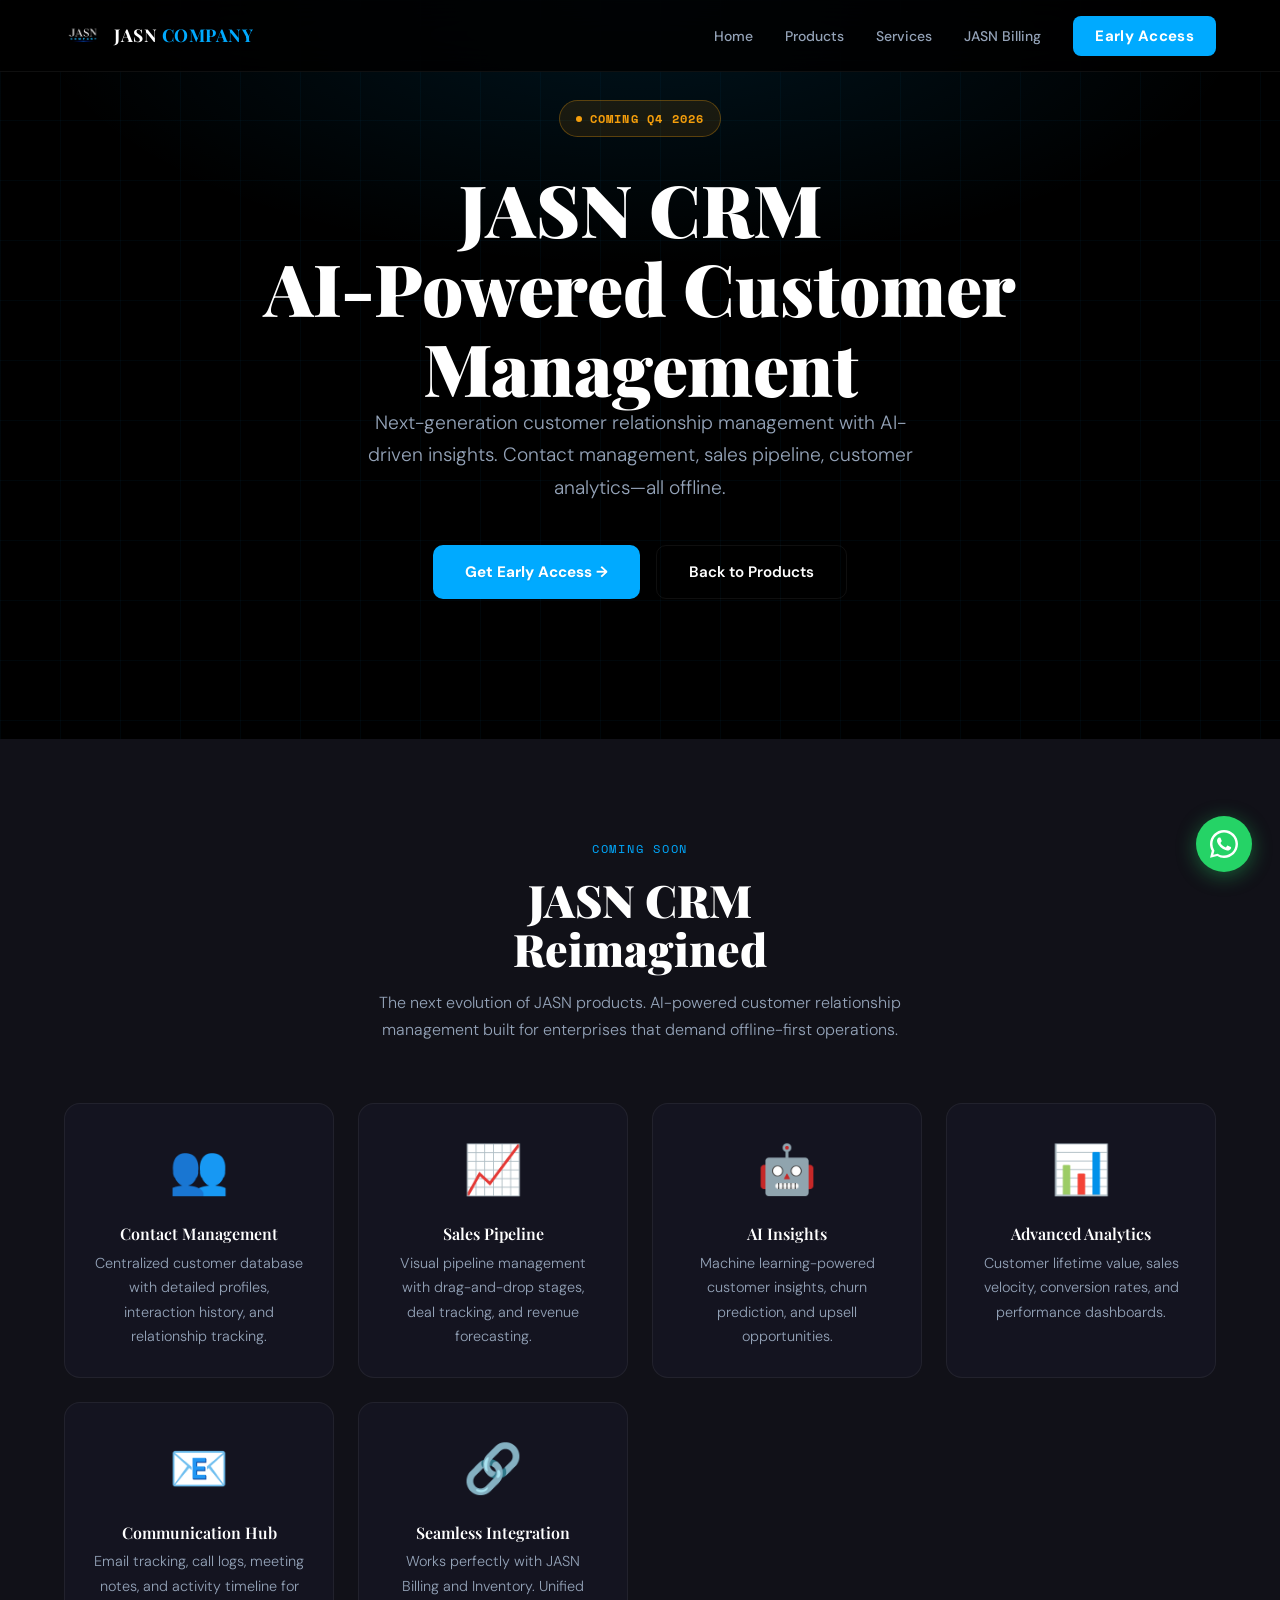
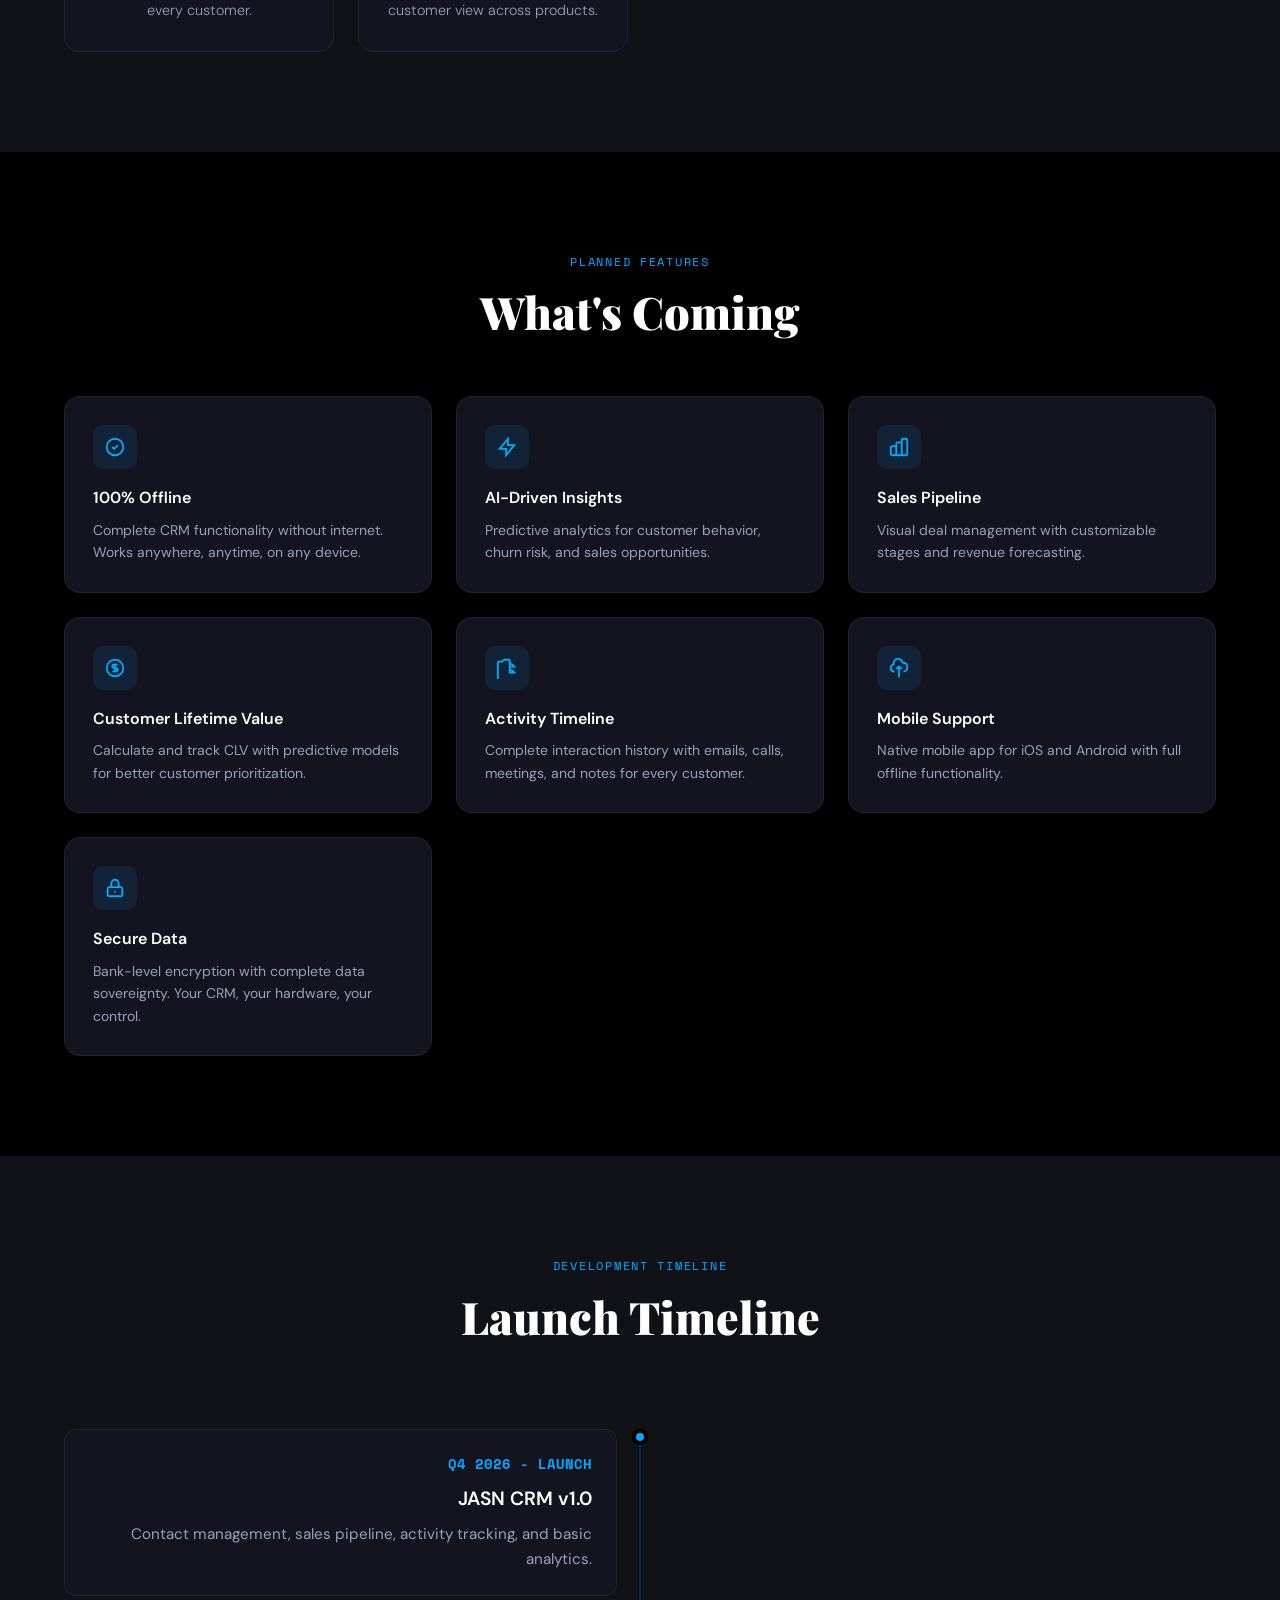
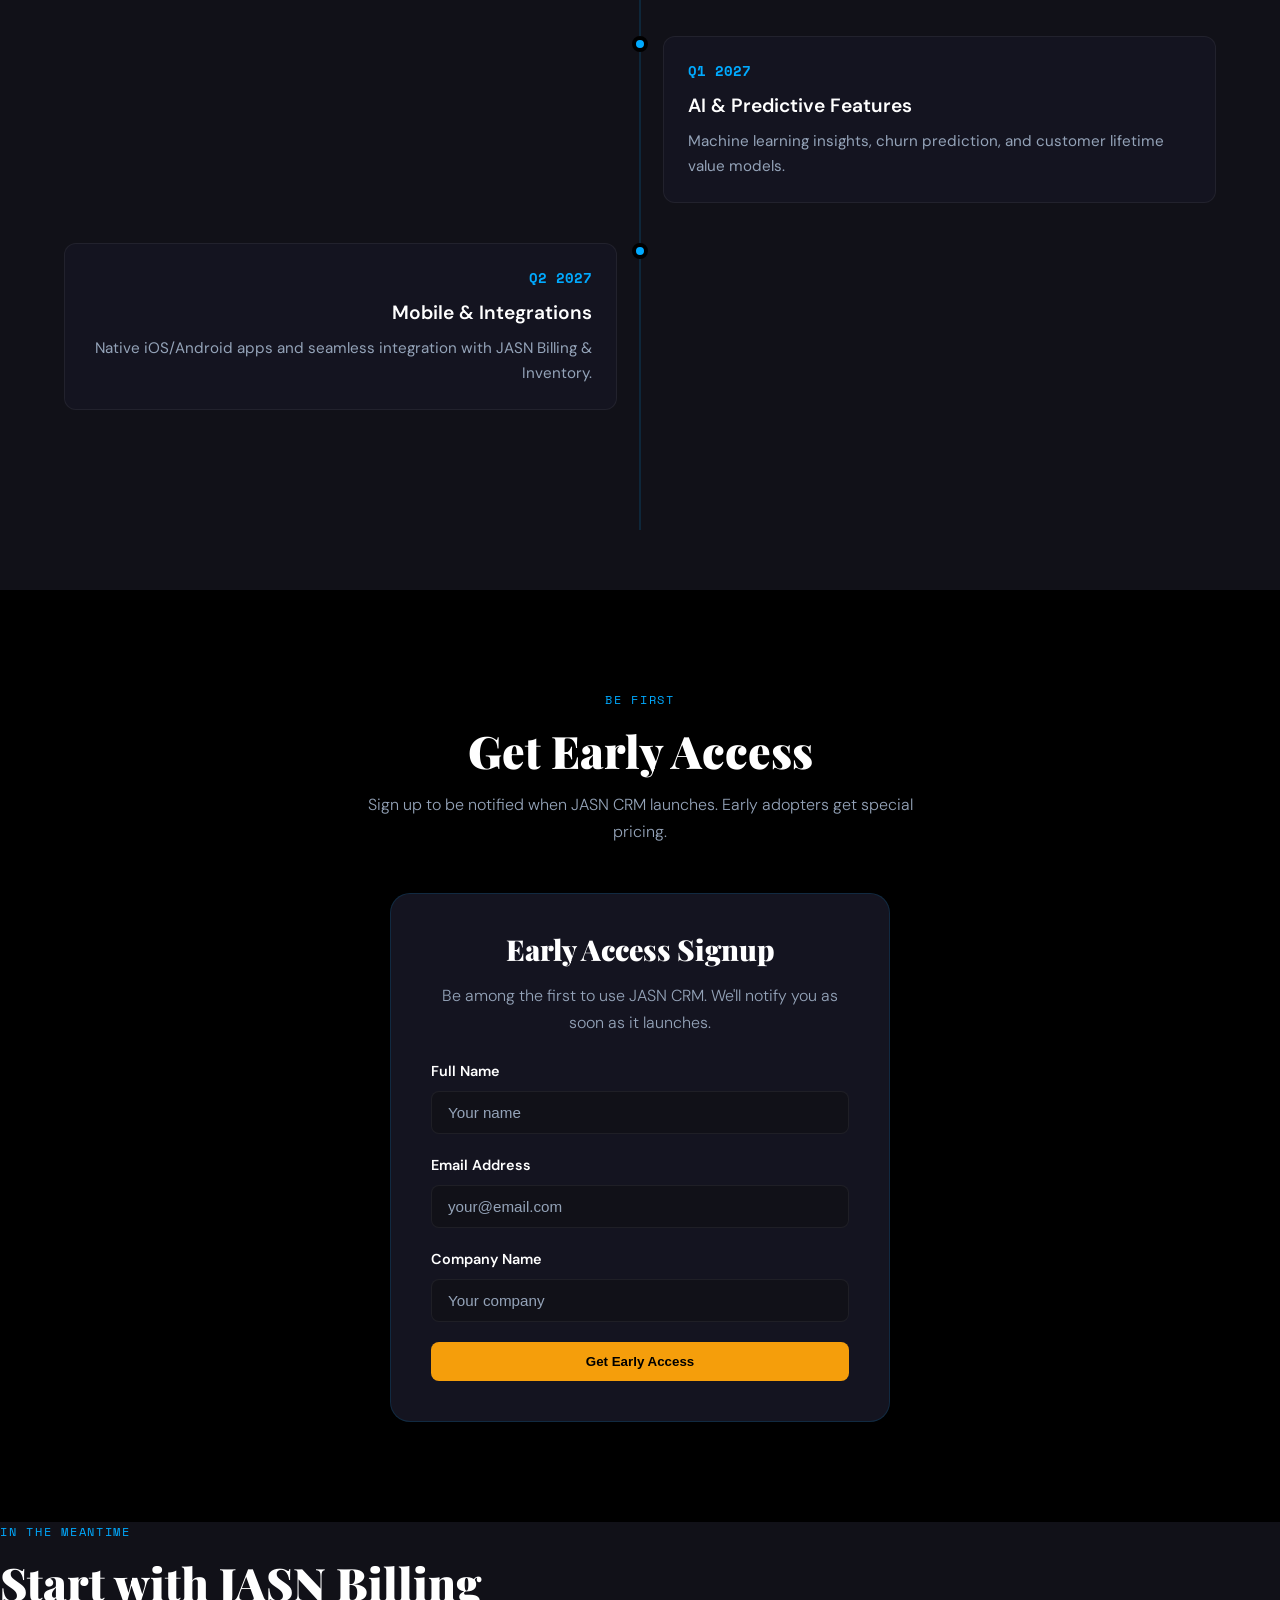
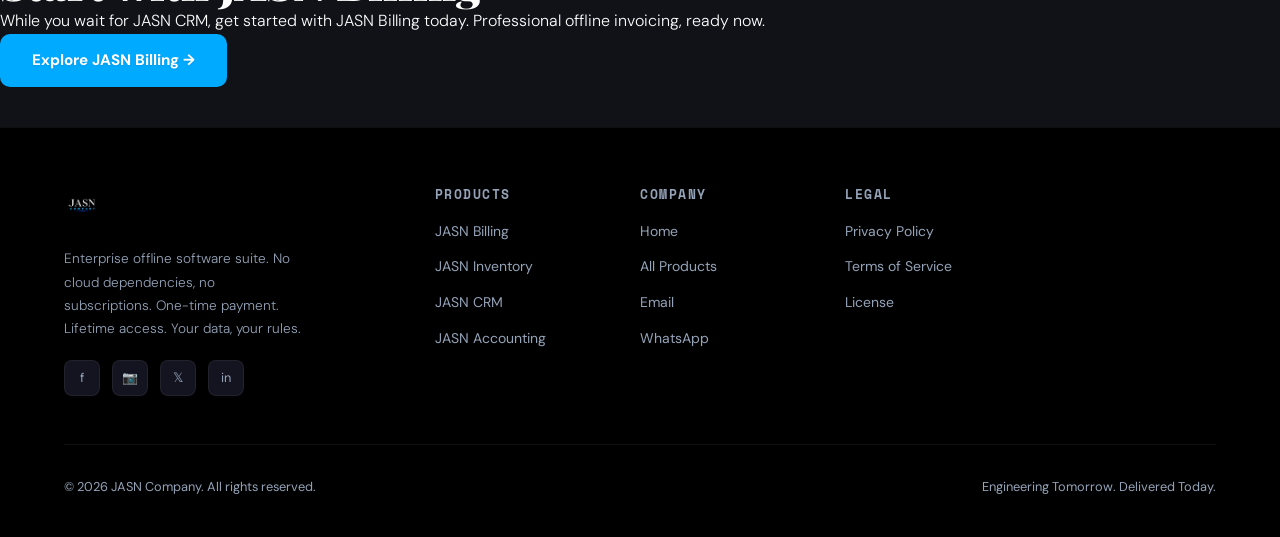
<file: pages/crm.html>
<!DOCTYPE html>
<html lang="en">
<head>
    <meta charset="UTF-8">
    <meta name="viewport" content="width=device-width, initial-scale=1.0">
    <title>JASN CRM – Coming Q4 2026</title>
    <meta name="description" content="JASN CRM: Next-generation customer relationship management with AI-driven insights. Coming Q4 2026. Offline-first, no cloud dependency.">
    <link rel="icon" href="../assets/jasn-logo.png" type="image/png">
    <link rel="preconnect" href="https://fonts.googleapis.com">
    <link rel="preconnect" href="https://fonts.gstatic.com" crossorigin>
    <link href="https://fonts.googleapis.com/css2?family=Playfair+Display:wght@700;900&family=DM+Sans:wght@300;400;500;600;700&family=Space+Mono:wght@400;700&display=swap" rel="stylesheet">
    <link rel="stylesheet" href="../css/styles.css">
    <style>
        .coming-soon-badge {
            display: inline-flex;
            align-items: center;
            gap: 8px;
            background: rgba(245, 158, 11, 0.1);
            border: 1px solid rgba(245, 158, 11, 0.3);
            border-radius: 100px;
            padding: 8px 16px;
            font-size: 0.75rem;
            font-weight: 600;
            color: var(--warning);
            letter-spacing: 0.1em;
            text-transform: uppercase;
            margin-bottom: 32px;
            font-family: 'Space Mono', monospace;
        }

        .coming-soon-badge::before {
            content: '';
            width: 6px;
            height: 6px;
            background: var(--warning);
            border-radius: 50%;
            animation: pulse 2s infinite;
        }

        .early-access-form {
            background: var(--card);
            border: 1px solid var(--border);
            border-radius: 20px;
            padding: 40px;
            max-width: 500px;
            margin: 40px auto 0;
        }

        .early-access-form h3 {
            margin-bottom: 16px;
            text-align: center;
        }

        .early-access-form p {
            color: var(--muted);
            text-align: center;
            margin-bottom: 24px;
        }

        .form-group {
            margin-bottom: 20px;
        }

        .form-group label {
            display: block;
            font-size: 0.9rem;
            font-weight: 600;
            margin-bottom: 8px;
            color: var(--white);
        }

        .form-group input {
            width: 100%;
            padding: 12px 16px;
            background: var(--darker);
            border: 1px solid var(--border-light);
            border-radius: 8px;
            color: var(--white);
            font-size: 0.95rem;
            transition: border-color 0.2s;
        }

        .form-group input:focus {
            outline: none;
            border-color: var(--blue);
        }

        .form-group input::placeholder {
            color: var(--muted);
        }

        .form-submit {
            width: 100%;
            background: var(--warning);
            color: #000;
            padding: 12px 16px;
            border: none;
            border-radius: 8px;
            font-weight: 600;
            cursor: pointer;
            transition: background 0.2s;
        }

        .form-submit:hover {
            background: #f59e0b;
        }

        .success-message {
            background: rgba(16, 185, 129, 0.1);
            border: 1px solid var(--success);
            color: var(--success);
            padding: 12px 16px;
            border-radius: 8px;
            margin-top: 16px;
            font-size: 0.875rem;
            text-align: center;
            animation: slideIn 0.3s ease-out;
        }

        .features-preview {
            display: grid;
            grid-template-columns: repeat(auto-fit, minmax(250px, 1fr));
            gap: 24px;
            margin: 60px 0 0;
        }

        .feature-preview {
            background: var(--card);
            border: 1px solid var(--border-light);
            border-radius: 16px;
            padding: 28px;
            text-align: center;
        }

        .feature-icon-large {
            font-size: 3rem;
            margin-bottom: 16px;
        }

        .feature-preview h4 {
            font-weight: 600;
            margin-bottom: 8px;
        }

        .feature-preview p {
            color: var(--muted);
            font-size: 0.9rem;
        }
    </style>
</head>
<body>

    <!-- NAVIGATION -->
    <nav>
        <a href="../index.html" class="nav-logo">
            <img src="../assets/jasn-logo.png" alt="JASN Logo">
            <span class="nav-brand">JASN <span>COMPANY</span></span>
        </a>
        <ul class="nav-links">
            <li><a href="../index.html">Home</a></li>
            <li><a href="products.html">Products</a></li>
            <li><a href="services.html">Services</a></li>
            <li><a href="billing.html">JASN Billing</a></li>
            <li><a href="#early-access" class="nav-cta">Early Access</a></li>
        </ul>
    </nav>

    <!-- HERO SECTION -->
    <section class="hero" style="padding-top: 100px; min-height: 70vh;">
        <div class="hero-bg"></div>
        <div class="hero-grid"></div>
        <div style="position: relative; z-index: 1; max-width: 900px; text-align: center;">
            <div class="coming-soon-badge">COMING Q4 2026</div>
            <h1>JASN CRM<br>AI-Powered Customer Management</h1>
            <p>Next-generation customer relationship management with AI-driven insights. Contact management, sales pipeline, customer analytics—all offline.</p>
            <div class="hero-btns">
                <a href="#early-access" class="btn-primary">Get Early Access →</a>
                <a href="products.html" class="btn-secondary">Back to Products</a>
            </div>
        </div>
    </section>

    <!-- OVERVIEW SECTION -->
    <section class="section" style="background: var(--darker);">
        <div class="container">
            <div style="text-align: center; margin-bottom: 48px;">
                <p class="section-label">Coming Soon</p>
                <h2 class="section-title">JASN CRM<br>Reimagined</h2>
                <p class="section-sub" style="margin: 0 auto;">The next evolution of JASN products. AI-powered customer relationship management built for enterprises that demand offline-first operations.</p>
            </div>

            <div class="features-preview fade-up">
                <div class="feature-preview">
                    <div class="feature-icon-large">👥</div>
                    <h4>Contact Management</h4>
                    <p>Centralized customer database with detailed profiles, interaction history, and relationship tracking.</p>
                </div>

                <div class="feature-preview">
                    <div class="feature-icon-large">📈</div>
                    <h4>Sales Pipeline</h4>
                    <p>Visual pipeline management with drag-and-drop stages, deal tracking, and revenue forecasting.</p>
                </div>

                <div class="feature-preview">
                    <div class="feature-icon-large">🤖</div>
                    <h4>AI Insights</h4>
                    <p>Machine learning-powered customer insights, churn prediction, and upsell opportunities.</p>
                </div>

                <div class="feature-preview">
                    <div class="feature-icon-large">📊</div>
                    <h4>Advanced Analytics</h4>
                    <p>Customer lifetime value, sales velocity, conversion rates, and performance dashboards.</p>
                </div>

                <div class="feature-preview">
                    <div class="feature-icon-large">📧</div>
                    <h4>Communication Hub</h4>
                    <p>Email tracking, call logs, meeting notes, and activity timeline for every customer.</p>
                </div>

                <div class="feature-preview">
                    <div class="feature-icon-large">🔗</div>
                    <h4>Seamless Integration</h4>
                    <p>Works perfectly with JASN Billing and Inventory. Unified customer view across products.</p>
                </div>
            </div>
        </div>
    </section>

    <!-- KEY FEATURES SECTION -->
    <section class="section" style="background: var(--black);">
        <div class="container">
            <div style="text-align: center; margin-bottom: 48px;">
                <p class="section-label">Planned Features</p>
                <h2 class="section-title">What's Coming</h2>
            </div>

            <div class="features-grid fade-up">
                <div class="feat-card">
                    <div class="feat-icon"><svg fill="none" stroke="currentColor" stroke-width="2" viewBox="0 0 24 24"><path d="M9 12l2 2 4-4m6 2a9 9 0 1 1-18 0 9 9 0 0 1 18 0z"/></svg></div>
                    <div class="feat-title">100% Offline</div>
                    <div class="feat-desc">Complete CRM functionality without internet. Works anywhere, anytime, on any device.</div>
                </div>

                <div class="feat-card">
                    <div class="feat-icon"><svg fill="none" stroke="currentColor" stroke-width="2" viewBox="0 0 24 24"><path d="M13 10V3L4 14h7v7l9-11h-7z"/></svg></div>
                    <div class="feat-title">AI-Driven Insights</div>
                    <div class="feat-desc">Predictive analytics for customer behavior, churn risk, and sales opportunities.</div>
                </div>

                <div class="feat-card">
                    <div class="feat-icon"><svg fill="none" stroke="currentColor" stroke-width="2" viewBox="0 0 24 24"><path d="M9 19v-6a2 2 0 0 0-2-2H5a2 2 0 0 0-2 2v6a2 2 0 0 0 2 2h2a2 2 0 0 0 2-2zm0 0V9a2 2 0 0 1 2-2h2a2 2 0 0 1 2 2v10m-6 0a2 2 0 0 0 2 2h2a2 2 0 0 0 2-2m0 0V5a2 2 0 0 1 2-2h2a2 2 0 0 1 2 2v14a2 2 0 0 1-2 2h-2a2 2 0 0 1-2-2z"/></svg></div>
                    <div class="feat-title">Sales Pipeline</div>
                    <div class="feat-desc">Visual deal management with customizable stages and revenue forecasting.</div>
                </div>

                <div class="feat-card">
                    <div class="feat-icon"><svg fill="none" stroke="currentColor" stroke-width="2" viewBox="0 0 24 24"><path d="M12 8c-1.657 0-3 .895-3 2s1.343 2 3 2 3 .895 3 2-1.343 2-3 2m0-8c1.11 0 2.08.402 2.599 1M12 8V7m0 1v8m0 0v1m0-1c-1.11 0-2.08-.402-2.599-1M21 12a9 9 0 11-18 0 9 9 0 0118 0z"/></svg></div>
                    <div class="feat-title">Customer Lifetime Value</div>
                    <div class="feat-desc">Calculate and track CLV with predictive models for better customer prioritization.</div>
                </div>

                <div class="feat-card">
                    <div class="feat-icon"><svg fill="none" stroke="currentColor" stroke-width="2" viewBox="0 0 24 24"><path d="M15 17h5l-1.405-1.405A2.032 2.032 0 0 0 15 15.5v-5m0 0h5l-1.405-1.405A2.032 2.032 0 0 0 15 8.5V3m0 0H9.5a2.032 2.032 0 0 0-1.405.595L6.69 5H2m0 0v5m0 0H2m0 0v5m0 0H2m0 0v5m0 0v5m0 0h5m0 0h5m0 0h5m0 0h5"/></svg></div>
                    <div class="feat-title">Activity Timeline</div>
                    <div class="feat-desc">Complete interaction history with emails, calls, meetings, and notes for every customer.</div>
                </div>

                <div class="feat-card">
                    <div class="feat-icon"><svg fill="none" stroke="currentColor" stroke-width="2" viewBox="0 0 24 24"><path d="M7 16a4 4 0 01-.88-7.903A5 5 0 1115.9 6L16 6a5 5 0 011 9.9M15 13l-3-3m0 0l-3 3m3-3v12"/></svg></div>
                    <div class="feat-title">Mobile Support</div>
                    <div class="feat-desc">Native mobile app for iOS and Android with full offline functionality.</div>
                </div>

                <div class="feat-card">
                    <div class="feat-icon"><svg fill="none" stroke="currentColor" stroke-width="2" viewBox="0 0 24 24"><path d="M12 15v2m-6 4h12a2 2 0 0 0 2-2v-6a2 2 0 0 0-2-2H6a2 2 0 0 0-2 2v6a2 2 0 0 0 2 2zm10-10V7a4 4 0 0 0-8 0v4h8z"/></svg></div>
                    <div class="feat-title">Secure Data</div>
                    <div class="feat-desc">Bank-level encryption with complete data sovereignty. Your CRM, your hardware, your control.</div>
                </div>
            </div>
        </div>
    </section>

    <!-- ROADMAP SECTION -->
    <section class="section" style="background: var(--darker);">
        <div class="container">
            <div style="text-align: center; margin-bottom: 48px;">
                <p class="section-label">Development Timeline</p>
                <h2 class="section-title">Launch Timeline</h2>
            </div>

            <div class="timeline fade-up">
                <div class="timeline-item">
                    <div class="timeline-dot"></div>
                    <div class="timeline-content">
                        <div class="timeline-date">Q4 2026 - LAUNCH</div>
                        <div class="timeline-title">JASN CRM v1.0</div>
                        <div class="timeline-desc">Contact management, sales pipeline, activity tracking, and basic analytics.</div>
                    </div>
                </div>

                <div class="timeline-item">
                    <div class="timeline-dot"></div>
                    <div class="timeline-content">
                        <div class="timeline-date">Q1 2027</div>
                        <div class="timeline-title">AI & Predictive Features</div>
                        <div class="timeline-desc">Machine learning insights, churn prediction, and customer lifetime value models.</div>
                    </div>
                </div>

                <div class="timeline-item">
                    <div class="timeline-dot"></div>
                    <div class="timeline-content">
                        <div class="timeline-date">Q2 2027</div>
                        <div class="timeline-title">Mobile & Integrations</div>
                        <div class="timeline-desc">Native iOS/Android apps and seamless integration with JASN Billing & Inventory.</div>
                    </div>
                </div>
            </div>
        </div>
    </section>

    <!-- EARLY ACCESS SECTION -->
    <section class="section" id="early-access" style="background: var(--black);">
        <div class="container">
            <div style="text-align: center; margin-bottom: 48px;">
                <p class="section-label">Be First</p>
                <h2 class="section-title">Get Early Access</h2>
                <p class="section-sub" style="margin: 0 auto;">Sign up to be notified when JASN CRM launches. Early adopters get special pricing.</p>
            </div>

            <form class="early-access-form fade-up" data-early-access>
                <h3>Early Access Signup</h3>
                <p>Be among the first to use JASN CRM. We'll notify you as soon as it launches.</p>
                
                <div class="form-group">
                    <label for="name">Full Name</label>
                    <input type="text" id="name" name="name" placeholder="Your name" required>
                </div>

                <div class="form-group">
                    <label for="email">Email Address</label>
                    <input type="email" id="email" name="email" placeholder="your@email.com" required>
                </div>

                <div class="form-group">
                    <label for="company">Company Name</label>
                    <input type="text" id="company" name="company" placeholder="Your company">
                </div>

                <button type="submit" class="form-submit">Get Early Access</button>
            </form>
        </div>
    </section>

    <!-- CTA SECTION -->
    <section class="cta-section" style="background: var(--darker);">
        <p class="section-label">In the Meantime</p>
        <h2>Start with JASN Billing</h2>
        <p>While you wait for JASN CRM, get started with JASN Billing today. Professional offline invoicing, ready now.</p>
        <a href="billing.html" class="btn-primary" style="display: inline-flex; margin-bottom: 40px;">
            Explore JASN Billing →
        </a>
    </section>

    <!-- FOOTER -->
    <footer>
        <div class="footer-grid">
            <div class="footer-brand">
                <img src="../assets/jasn-logo.png" alt="JASN Logo">
                <p>Enterprise offline software suite. No cloud dependencies, no subscriptions. One-time payment. Lifetime access. Your data, your rules.</p>
                <div class="footer-socials">
                    <a href="https://facebook.com/jasncompany" target="_blank" class="social-link">f</a>
                    <a href="https://instagram.com/jasncompany" target="_blank" class="social-link">📷</a>
                    <a href="https://twitter.com/jasncompany" target="_blank" class="social-link">𝕏</a>
                    <a href="https://linkedin.com/company/jasncompany" target="_blank" class="social-link">in</a>
                </div>
            </div>
            <div class="footer-col">
                <h4>Products</h4>
                <ul>
                    <li><a href="billing.html">JASN Billing</a></li>
                    <li><a href="inventory.html">JASN Inventory</a></li>
                    <li><a href="crm.html">JASN CRM</a></li>
                    <li><a href="accounting.html">JASN Accounting</a></li>
                </ul>
            </div>
            <div class="footer-col">
                <h4>Company</h4>
                <ul>
                    <li><a href="../index.html">Home</a></li>
                    <li><a href="products.html">All Products</a></li>
                    <li><a href="mailto:tensioncompany@gmail.com">Email</a></li>
                    <li><a href="https://wa.me/9779743630047" target="_blank">WhatsApp</a></li>
                </ul>
            </div>
            <div class="footer-col">
                <h4>Legal</h4>
                <ul>
                    <li><a href="#">Privacy Policy</a></li>
                    <li><a href="#">Terms of Service</a></li>
                    <li><a href="#">License</a></li>
                </ul>
            </div>
        </div>
        <div class="footer-bottom">
            <span>&copy; 2026 JASN Company. All rights reserved.</span>
            <span>Engineering Tomorrow. Delivered Today.</span>
        </div>
    </footer>

    <!-- WHATSAPP FLOAT -->
    <a href="https://wa.me/9779743630047" target="_blank" class="wa-float" title="Chat with us on WhatsApp">
        <svg fill="white" viewBox="0 0 24 24"><path d="M17.472 14.382c-.297-.149-1.758-.867-2.03-.967-.273-.099-.471-.148-.67.15-.197.297-.767.966-.94 1.164-.173.199-.347.223-.644.075-.297-.15-1.255-.463-2.39-1.475-.883-.788-1.48-1.761-1.653-2.059-.173-.297-.018-.458.13-.606.134-.133.298-.347.446-.52.149-.174.198-.298.298-.497.099-.198.05-.371-.025-.52-.075-.149-.669-1.612-.916-2.207-.242-.579-.487-.5-.669-.51-.173-.008-.371-.01-.57-.01-.198 0-.52.074-.792.372-.272.297-1.04 1.016-1.04 2.479 0 1.462 1.065 2.875 1.213 3.074.149.198 2.096 3.2 5.077 4.487.709.306 1.262.489 1.694.625.712.227 1.36.195 1.871.118.571-.085 1.758-.719 2.006-1.413.248-.694.248-1.289.173-1.413-.074-.124-.272-.198-.57-.347z"/><path d="M12 0C5.373 0 0 5.373 0 12c0 2.123.557 4.116 1.529 5.849L.057 23.885l6.186-1.622A11.945 11.945 0 0 0 12 24c6.627 0 12-5.373 12-12S18.627 0 12 0zm0 21.882c-1.86 0-3.588-.505-5.073-1.383l-.362-.215-3.724.977.994-3.63-.234-.374A9.861 9.861 0 0 1 2.118 12C2.118 6.536 6.536 2.118 12 2.118s9.882 4.418 9.882 9.882-4.418 9.882-9.882 9.882z"/></svg>
    </a>

    <script src="../js/script.js"></script>
</body>
</html>
</file>
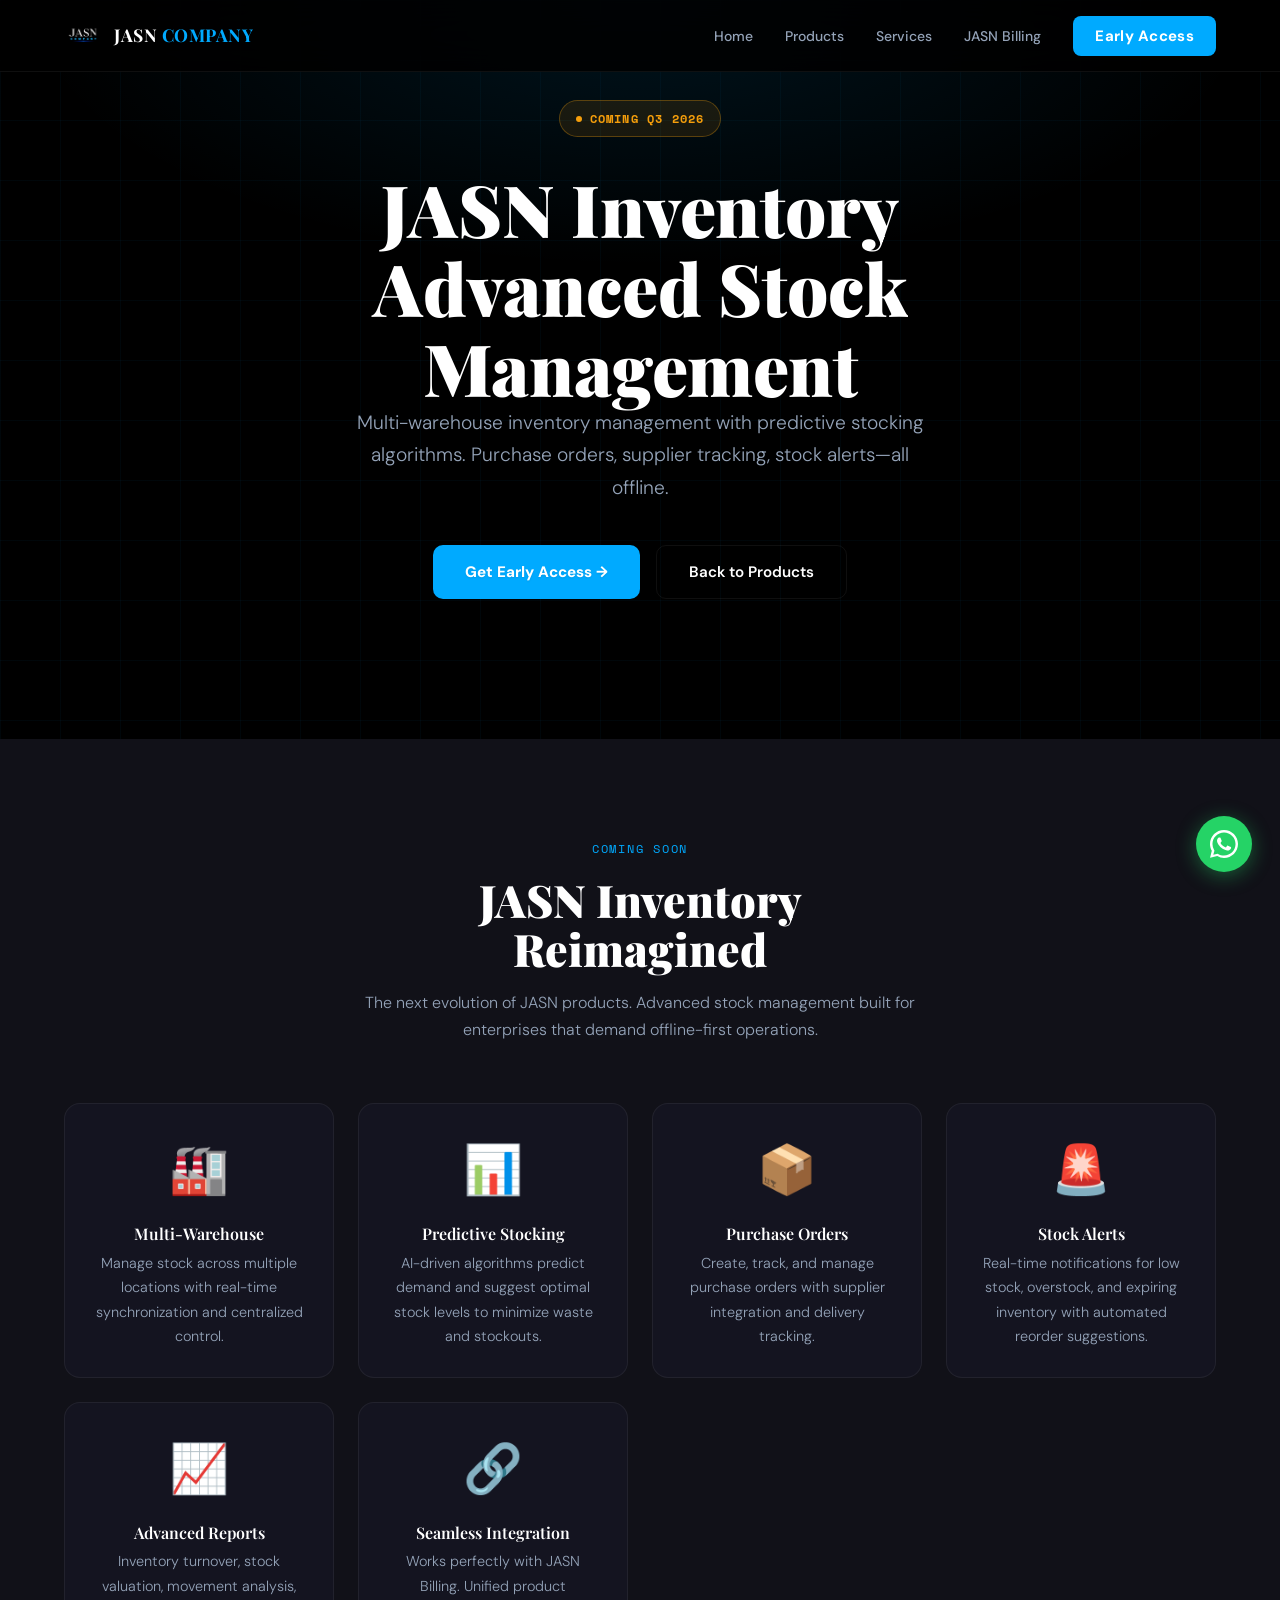
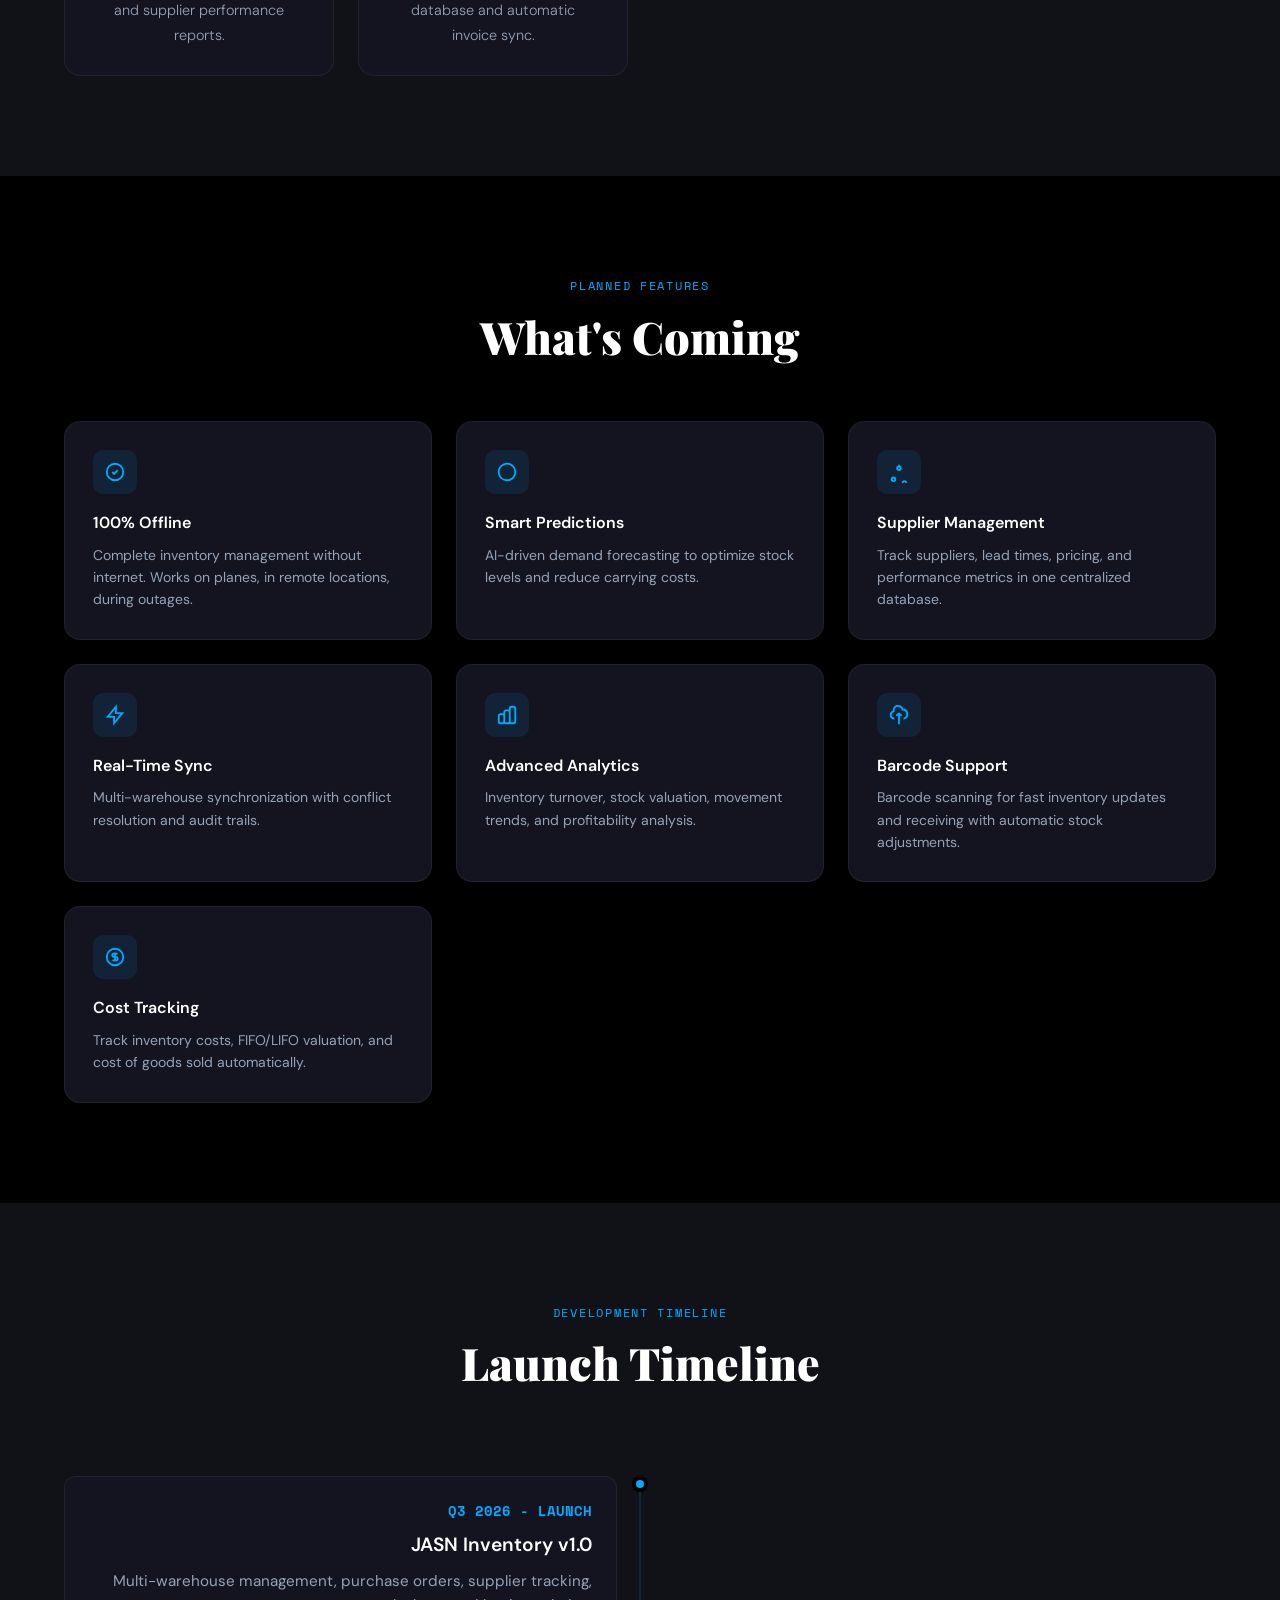
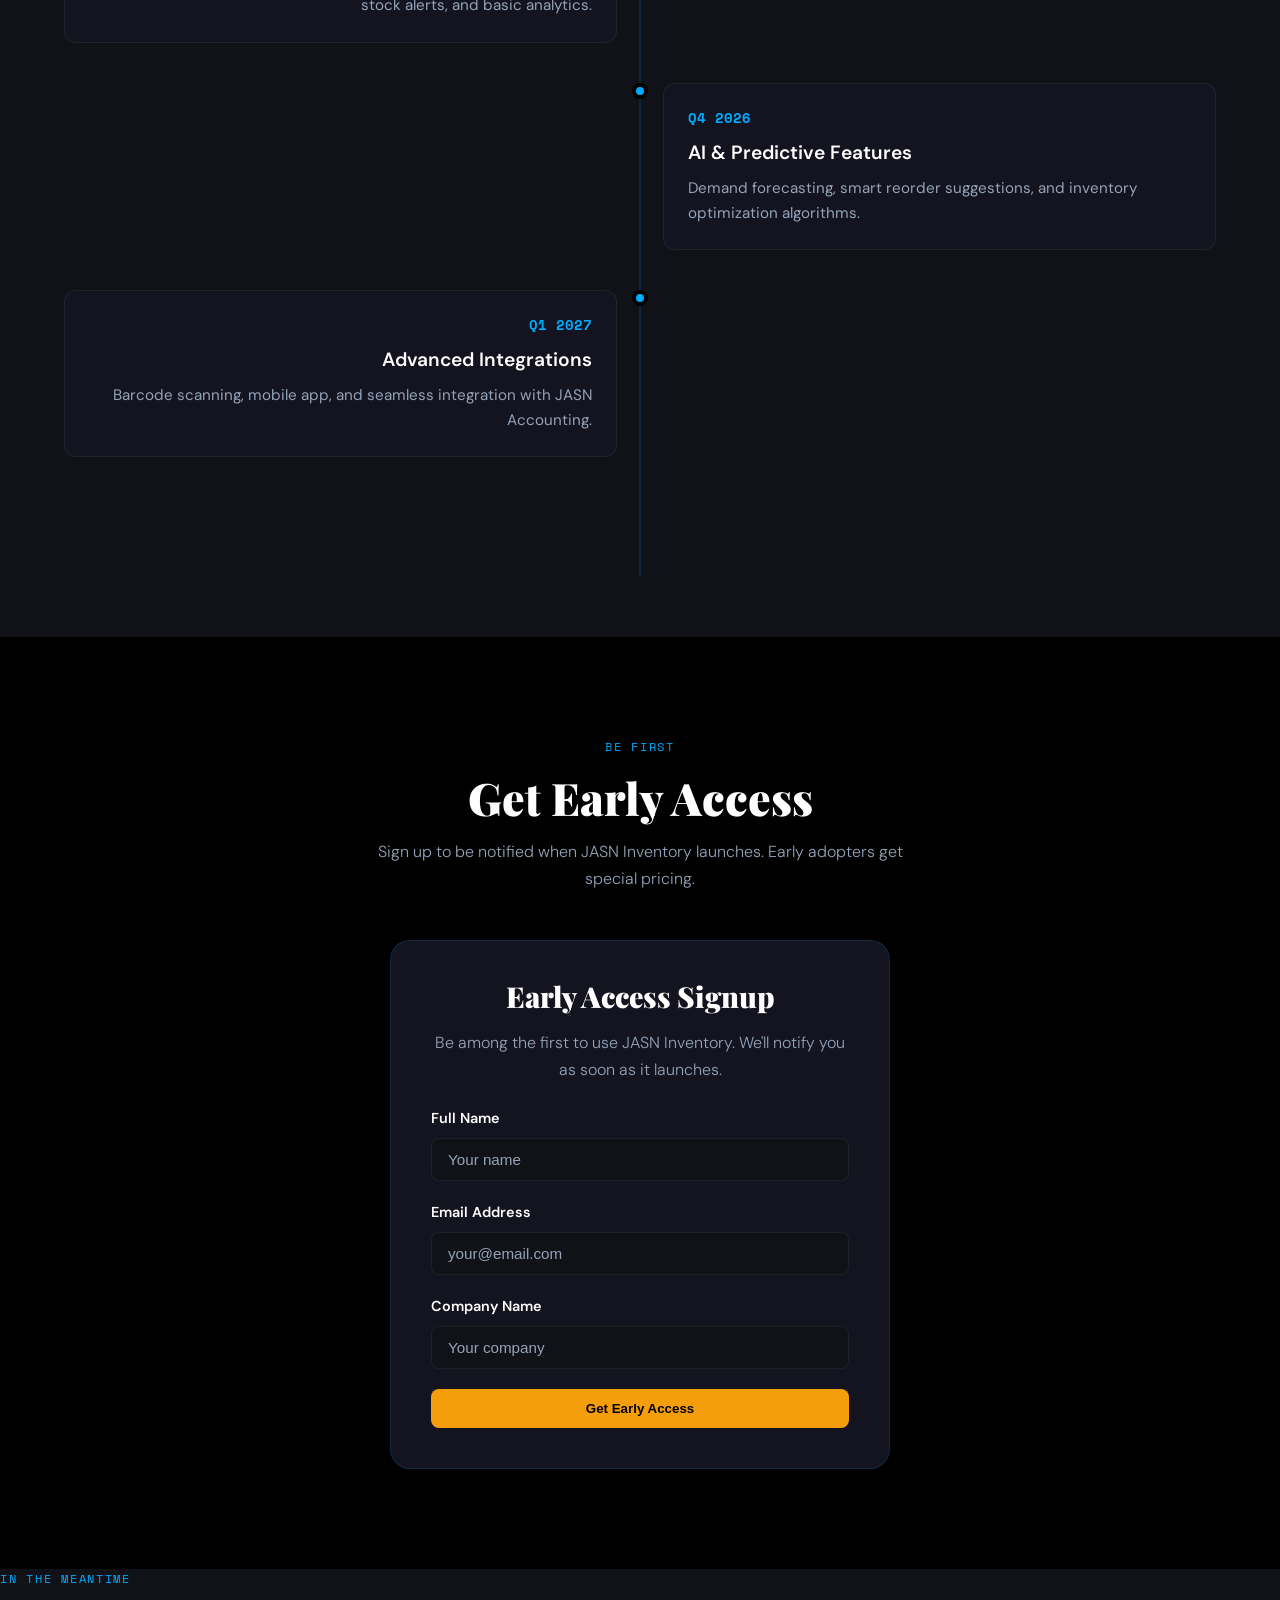
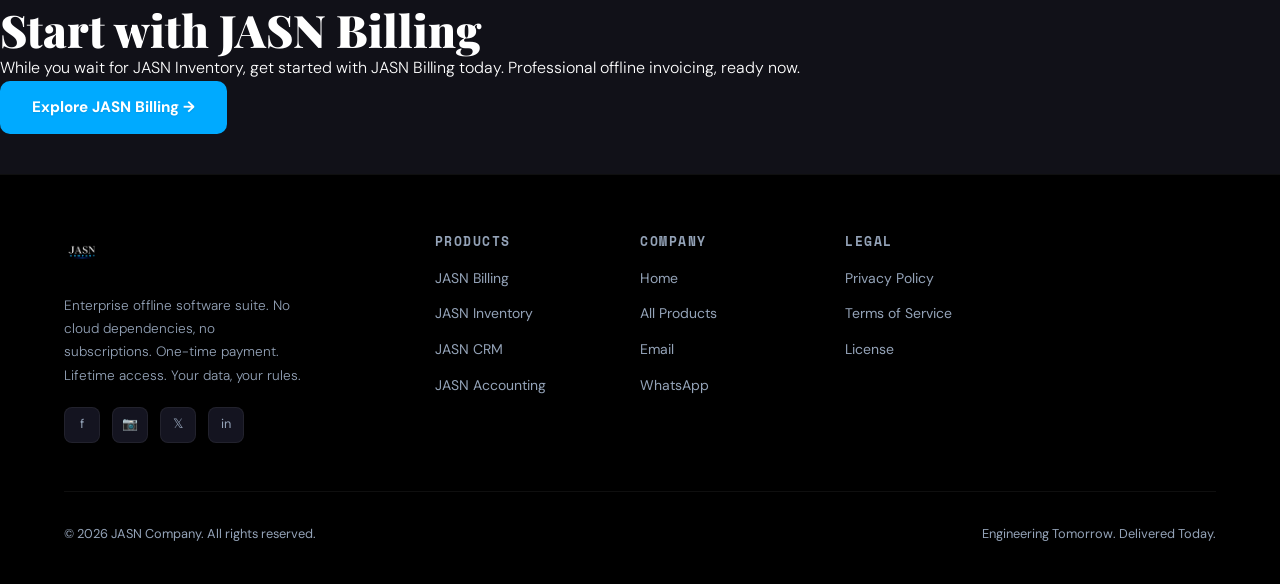
<file: pages/inventory.html>
<!DOCTYPE html>
<html lang="en">
<head>
    <meta charset="UTF-8">
    <meta name="viewport" content="width=device-width, initial-scale=1.0">
    <title>JASN Inventory – Coming Q3 2026</title>
    <meta name="description" content="JASN Inventory: Advanced offline stock management with multi-warehouse support. Coming Q3 2026. Predictive stocking, purchase orders, supplier tracking.">
    <link rel="icon" href="../assets/jasn-logo.png" type="image/png">
    <link rel="preconnect" href="https://fonts.googleapis.com">
    <link rel="preconnect" href="https://fonts.gstatic.com" crossorigin>
    <link href="https://fonts.googleapis.com/css2?family=Playfair+Display:wght@700;900&family=DM+Sans:wght@300;400;500;600;700&family=Space+Mono:wght@400;700&display=swap" rel="stylesheet">
    <link rel="stylesheet" href="../css/styles.css">
    <style>
        .coming-soon-badge {
            display: inline-flex;
            align-items: center;
            gap: 8px;
            background: rgba(245, 158, 11, 0.1);
            border: 1px solid rgba(245, 158, 11, 0.3);
            border-radius: 100px;
            padding: 8px 16px;
            font-size: 0.75rem;
            font-weight: 600;
            color: var(--warning);
            letter-spacing: 0.1em;
            text-transform: uppercase;
            margin-bottom: 32px;
            font-family: 'Space Mono', monospace;
        }

        .coming-soon-badge::before {
            content: '';
            width: 6px;
            height: 6px;
            background: var(--warning);
            border-radius: 50%;
            animation: pulse 2s infinite;
        }

        .early-access-form {
            background: var(--card);
            border: 1px solid var(--border);
            border-radius: 20px;
            padding: 40px;
            max-width: 500px;
            margin: 40px auto 0;
        }

        .early-access-form h3 {
            margin-bottom: 16px;
            text-align: center;
        }

        .early-access-form p {
            color: var(--muted);
            text-align: center;
            margin-bottom: 24px;
        }

        .form-group {
            margin-bottom: 20px;
        }

        .form-group label {
            display: block;
            font-size: 0.9rem;
            font-weight: 600;
            margin-bottom: 8px;
            color: var(--white);
        }

        .form-group input {
            width: 100%;
            padding: 12px 16px;
            background: var(--darker);
            border: 1px solid var(--border-light);
            border-radius: 8px;
            color: var(--white);
            font-size: 0.95rem;
            transition: border-color 0.2s;
        }

        .form-group input:focus {
            outline: none;
            border-color: var(--blue);
        }

        .form-group input::placeholder {
            color: var(--muted);
        }

        .form-submit {
            width: 100%;
            background: var(--warning);
            color: #000;
            padding: 12px 16px;
            border: none;
            border-radius: 8px;
            font-weight: 600;
            cursor: pointer;
            transition: background 0.2s;
        }

        .form-submit:hover {
            background: #f59e0b;
        }

        .success-message {
            background: rgba(16, 185, 129, 0.1);
            border: 1px solid var(--success);
            color: var(--success);
            padding: 12px 16px;
            border-radius: 8px;
            margin-top: 16px;
            font-size: 0.875rem;
            text-align: center;
            animation: slideIn 0.3s ease-out;
        }

        .features-preview {
            display: grid;
            grid-template-columns: repeat(auto-fit, minmax(250px, 1fr));
            gap: 24px;
            margin: 60px 0 0;
        }

        .feature-preview {
            background: var(--card);
            border: 1px solid var(--border-light);
            border-radius: 16px;
            padding: 28px;
            text-align: center;
        }

        .feature-icon-large {
            font-size: 3rem;
            margin-bottom: 16px;
        }

        .feature-preview h4 {
            font-weight: 600;
            margin-bottom: 8px;
        }

        .feature-preview p {
            color: var(--muted);
            font-size: 0.9rem;
        }
    </style>
</head>
<body>

    <!-- NAVIGATION -->
    <nav>
        <a href="../index.html" class="nav-logo">
            <img src="../assets/jasn-logo.png" alt="JASN Logo">
            <span class="nav-brand">JASN <span>COMPANY</span></span>
        </a>
        <ul class="nav-links">
            <li><a href="../index.html">Home</a></li>
            <li><a href="products.html">Products</a></li>
            <li><a href="services.html">Services</a></li>
            <li><a href="billing.html">JASN Billing</a></li>
            <li><a href="#early-access" class="nav-cta">Early Access</a></li>
        </ul>
    </nav>

    <!-- HERO SECTION -->
    <section class="hero" style="padding-top: 100px; min-height: 70vh;">
        <div class="hero-bg"></div>
        <div class="hero-grid"></div>
        <div style="position: relative; z-index: 1; max-width: 900px; text-align: center;">
            <div class="coming-soon-badge">COMING Q3 2026</div>
            <h1>JASN Inventory<br>Advanced Stock Management</h1>
            <p>Multi-warehouse inventory management with predictive stocking algorithms. Purchase orders, supplier tracking, stock alerts—all offline.</p>
            <div class="hero-btns">
                <a href="#early-access" class="btn-primary">Get Early Access →</a>
                <a href="products.html" class="btn-secondary">Back to Products</a>
            </div>
        </div>
    </section>

    <!-- OVERVIEW SECTION -->
    <section class="section" style="background: var(--darker);">
        <div class="container">
            <div style="text-align: center; margin-bottom: 48px;">
                <p class="section-label">Coming Soon</p>
                <h2 class="section-title">JASN Inventory<br>Reimagined</h2>
                <p class="section-sub" style="margin: 0 auto;">The next evolution of JASN products. Advanced stock management built for enterprises that demand offline-first operations.</p>
            </div>

            <div class="features-preview fade-up">
                <div class="feature-preview">
                    <div class="feature-icon-large">🏭</div>
                    <h4>Multi-Warehouse</h4>
                    <p>Manage stock across multiple locations with real-time synchronization and centralized control.</p>
                </div>

                <div class="feature-preview">
                    <div class="feature-icon-large">📊</div>
                    <h4>Predictive Stocking</h4>
                    <p>AI-driven algorithms predict demand and suggest optimal stock levels to minimize waste and stockouts.</p>
                </div>

                <div class="feature-preview">
                    <div class="feature-icon-large">📦</div>
                    <h4>Purchase Orders</h4>
                    <p>Create, track, and manage purchase orders with supplier integration and delivery tracking.</p>
                </div>

                <div class="feature-preview">
                    <div class="feature-icon-large">🚨</div>
                    <h4>Stock Alerts</h4>
                    <p>Real-time notifications for low stock, overstock, and expiring inventory with automated reorder suggestions.</p>
                </div>

                <div class="feature-preview">
                    <div class="feature-icon-large">📈</div>
                    <h4>Advanced Reports</h4>
                    <p>Inventory turnover, stock valuation, movement analysis, and supplier performance reports.</p>
                </div>

                <div class="feature-preview">
                    <div class="feature-icon-large">🔗</div>
                    <h4>Seamless Integration</h4>
                    <p>Works perfectly with JASN Billing. Unified product database and automatic invoice sync.</p>
                </div>
            </div>
        </div>
    </section>

    <!-- KEY FEATURES SECTION -->
    <section class="section" style="background: var(--black);">
        <div class="container">
            <div style="text-align: center; margin-bottom: 48px;">
                <p class="section-label">Planned Features</p>
                <h2 class="section-title">What's Coming</h2>
            </div>

            <div class="features-grid fade-up">
                <div class="feat-card">
                    <div class="feat-icon"><svg fill="none" stroke="currentColor" stroke-width="2" viewBox="0 0 24 24"><path d="M9 12l2 2 4-4m6 2a9 9 0 1 1-18 0 9 9 0 0 1 18 0z"/></svg></div>
                    <div class="feat-title">100% Offline</div>
                    <div class="feat-desc">Complete inventory management without internet. Works on planes, in remote locations, during outages.</div>
                </div>

                <div class="feat-card">
                    <div class="feat-icon"><svg fill="none" stroke="currentColor" stroke-width="2" viewBox="0 0 24 24"><path d="M20.354 15.354A9 9 0 0 0 8.646 3.646 9.003 9.003 0 0 0 12 21a9.003 9.003 0 0 0 8.354-5.646z"/></svg></div>
                    <div class="feat-title">Smart Predictions</div>
                    <div class="feat-desc">AI-driven demand forecasting to optimize stock levels and reduce carrying costs.</div>
                </div>

                <div class="feat-card">
                    <div class="feat-icon"><svg fill="none" stroke="currentColor" stroke-width="2" viewBox="0 0 24 24"><path d="M12 6V4m0 2a2 2 0 1 0 0 4m0-4a2 2 0 1 1 0 4m-6 8a2 2 0 1 0 0 4m0-4a2 2 0 1 1 0 4m12 0a2 2 0 1 0 0 4m0-4a2 2 0 1 1 0 4"/></svg></div>
                    <div class="feat-title">Supplier Management</div>
                    <div class="feat-desc">Track suppliers, lead times, pricing, and performance metrics in one centralized database.</div>
                </div>

                <div class="feat-card">
                    <div class="feat-icon"><svg fill="none" stroke="currentColor" stroke-width="2" viewBox="0 0 24 24"><path d="M13 10V3L4 14h7v7l9-11h-7z"/></svg></div>
                    <div class="feat-title">Real-Time Sync</div>
                    <div class="feat-desc">Multi-warehouse synchronization with conflict resolution and audit trails.</div>
                </div>

                <div class="feat-card">
                    <div class="feat-icon"><svg fill="none" stroke="currentColor" stroke-width="2" viewBox="0 0 24 24"><path d="M9 19v-6a2 2 0 0 0-2-2H5a2 2 0 0 0-2 2v6a2 2 0 0 0 2 2h2a2 2 0 0 0 2-2zm0 0V9a2 2 0 0 1 2-2h2a2 2 0 0 1 2 2v10m-6 0a2 2 0 0 0 2 2h2a2 2 0 0 0 2-2m0 0V5a2 2 0 0 1 2-2h2a2 2 0 0 1 2 2v14a2 2 0 0 1-2 2h-2a2 2 0 0 1-2-2z"/></svg></div>
                    <div class="feat-title">Advanced Analytics</div>
                    <div class="feat-desc">Inventory turnover, stock valuation, movement trends, and profitability analysis.</div>
                </div>

                <div class="feat-card">
                    <div class="feat-icon"><svg fill="none" stroke="currentColor" stroke-width="2" viewBox="0 0 24 24"><path d="M7 16a4 4 0 01-.88-7.903A5 5 0 1115.9 6L16 6a5 5 0 011 9.9M15 13l-3-3m0 0l-3 3m3-3v12"/></svg></div>
                    <div class="feat-title">Barcode Support</div>
                    <div class="feat-desc">Barcode scanning for fast inventory updates and receiving with automatic stock adjustments.</div>
                </div>

                <div class="feat-card">
                    <div class="feat-icon"><svg fill="none" stroke="currentColor" stroke-width="2" viewBox="0 0 24 24"><path d="M12 8c-1.657 0-3 .895-3 2s1.343 2 3 2 3 .895 3 2-1.343 2-3 2m0-8c1.11 0 2.08.402 2.599 1M12 8V7m0 1v8m0 0v1m0-1c-1.11 0-2.08-.402-2.599-1M21 12a9 9 0 11-18 0 9 9 0 0118 0z"/></svg></div>
                    <div class="feat-title">Cost Tracking</div>
                    <div class="feat-desc">Track inventory costs, FIFO/LIFO valuation, and cost of goods sold automatically.</div>
                </div>
            </div>
        </div>
    </section>

    <!-- ROADMAP SECTION -->
    <section class="section" style="background: var(--darker);">
        <div class="container">
            <div style="text-align: center; margin-bottom: 48px;">
                <p class="section-label">Development Timeline</p>
                <h2 class="section-title">Launch Timeline</h2>
            </div>

            <div class="timeline fade-up">
                <div class="timeline-item">
                    <div class="timeline-dot"></div>
                    <div class="timeline-content">
                        <div class="timeline-date">Q3 2026 - LAUNCH</div>
                        <div class="timeline-title">JASN Inventory v1.0</div>
                        <div class="timeline-desc">Multi-warehouse management, purchase orders, supplier tracking, stock alerts, and basic analytics.</div>
                    </div>
                </div>

                <div class="timeline-item">
                    <div class="timeline-dot"></div>
                    <div class="timeline-content">
                        <div class="timeline-date">Q4 2026</div>
                        <div class="timeline-title">AI & Predictive Features</div>
                        <div class="timeline-desc">Demand forecasting, smart reorder suggestions, and inventory optimization algorithms.</div>
                    </div>
                </div>

                <div class="timeline-item">
                    <div class="timeline-dot"></div>
                    <div class="timeline-content">
                        <div class="timeline-date">Q1 2027</div>
                        <div class="timeline-title">Advanced Integrations</div>
                        <div class="timeline-desc">Barcode scanning, mobile app, and seamless integration with JASN Accounting.</div>
                    </div>
                </div>
            </div>
        </div>
    </section>

    <!-- EARLY ACCESS SECTION -->
    <section class="section" id="early-access" style="background: var(--black);">
        <div class="container">
            <div style="text-align: center; margin-bottom: 48px;">
                <p class="section-label">Be First</p>
                <h2 class="section-title">Get Early Access</h2>
                <p class="section-sub" style="margin: 0 auto;">Sign up to be notified when JASN Inventory launches. Early adopters get special pricing.</p>
            </div>

            <form class="early-access-form fade-up" data-early-access>
                <h3>Early Access Signup</h3>
                <p>Be among the first to use JASN Inventory. We'll notify you as soon as it launches.</p>
                
                <div class="form-group">
                    <label for="name">Full Name</label>
                    <input type="text" id="name" name="name" placeholder="Your name" required>
                </div>

                <div class="form-group">
                    <label for="email">Email Address</label>
                    <input type="email" id="email" name="email" placeholder="your@email.com" required>
                </div>

                <div class="form-group">
                    <label for="company">Company Name</label>
                    <input type="text" id="company" name="company" placeholder="Your company">
                </div>

                <button type="submit" class="form-submit">Get Early Access</button>
            </form>
        </div>
    </section>

    <!-- CTA SECTION -->
    <section class="cta-section" style="background: var(--darker);">
        <p class="section-label">In the Meantime</p>
        <h2>Start with JASN Billing</h2>
        <p>While you wait for JASN Inventory, get started with JASN Billing today. Professional offline invoicing, ready now.</p>
        <a href="billing.html" class="btn-primary" style="display: inline-flex; margin-bottom: 40px;">
            Explore JASN Billing →
        </a>
    </section>

    <!-- FOOTER -->
    <footer>
        <div class="footer-grid">
            <div class="footer-brand">
                <img src="../assets/jasn-logo.png" alt="JASN Logo">
                <p>Enterprise offline software suite. No cloud dependencies, no subscriptions. One-time payment. Lifetime access. Your data, your rules.</p>
                <div class="footer-socials">
                    <a href="https://facebook.com/jasncompany" target="_blank" class="social-link">f</a>
                    <a href="https://instagram.com/jasncompany" target="_blank" class="social-link">📷</a>
                    <a href="https://twitter.com/jasncompany" target="_blank" class="social-link">𝕏</a>
                    <a href="https://linkedin.com/company/jasncompany" target="_blank" class="social-link">in</a>
                </div>
            </div>
            <div class="footer-col">
                <h4>Products</h4>
                <ul>
                    <li><a href="billing.html">JASN Billing</a></li>
                    <li><a href="inventory.html">JASN Inventory</a></li>
                    <li><a href="crm.html">JASN CRM</a></li>
                    <li><a href="accounting.html">JASN Accounting</a></li>
                </ul>
            </div>
            <div class="footer-col">
                <h4>Company</h4>
                <ul>
                    <li><a href="../index.html">Home</a></li>
                    <li><a href="products.html">All Products</a></li>
                    <li><a href="mailto:tensioncompany@gmail.com">Email</a></li>
                    <li><a href="https://wa.me/9779743630047" target="_blank">WhatsApp</a></li>
                </ul>
            </div>
            <div class="footer-col">
                <h4>Legal</h4>
                <ul>
                    <li><a href="#">Privacy Policy</a></li>
                    <li><a href="#">Terms of Service</a></li>
                    <li><a href="#">License</a></li>
                </ul>
            </div>
        </div>
        <div class="footer-bottom">
            <span>&copy; 2026 JASN Company. All rights reserved.</span>
            <span>Engineering Tomorrow. Delivered Today.</span>
        </div>
    </footer>

    <!-- WHATSAPP FLOAT -->
    <a href="https://wa.me/9779743630047" target="_blank" class="wa-float" title="Chat with us on WhatsApp">
        <svg fill="white" viewBox="0 0 24 24"><path d="M17.472 14.382c-.297-.149-1.758-.867-2.03-.967-.273-.099-.471-.148-.67.15-.197.297-.767.966-.94 1.164-.173.199-.347.223-.644.075-.297-.15-1.255-.463-2.39-1.475-.883-.788-1.48-1.761-1.653-2.059-.173-.297-.018-.458.13-.606.134-.133.298-.347.446-.52.149-.174.198-.298.298-.497.099-.198.05-.371-.025-.52-.075-.149-.669-1.612-.916-2.207-.242-.579-.487-.5-.669-.51-.173-.008-.371-.01-.57-.01-.198 0-.52.074-.792.372-.272.297-1.04 1.016-1.04 2.479 0 1.462 1.065 2.875 1.213 3.074.149.198 2.096 3.2 5.077 4.487.709.306 1.262.489 1.694.625.712.227 1.36.195 1.871.118.571-.085 1.758-.719 2.006-1.413.248-.694.248-1.289.173-1.413-.074-.124-.272-.198-.57-.347z"/><path d="M12 0C5.373 0 0 5.373 0 12c0 2.123.557 4.116 1.529 5.849L.057 23.885l6.186-1.622A11.945 11.945 0 0 0 12 24c6.627 0 12-5.373 12-12S18.627 0 12 0zm0 21.882c-1.86 0-3.588-.505-5.073-1.383l-.362-.215-3.724.977.994-3.63-.234-.374A9.861 9.861 0 0 1 2.118 12C2.118 6.536 6.536 2.118 12 2.118s9.882 4.418 9.882 9.882-4.418 9.882-9.882 9.882z"/></svg>
    </a>

    <script src="../js/script.js"></script>
</body>
</html>
</file>
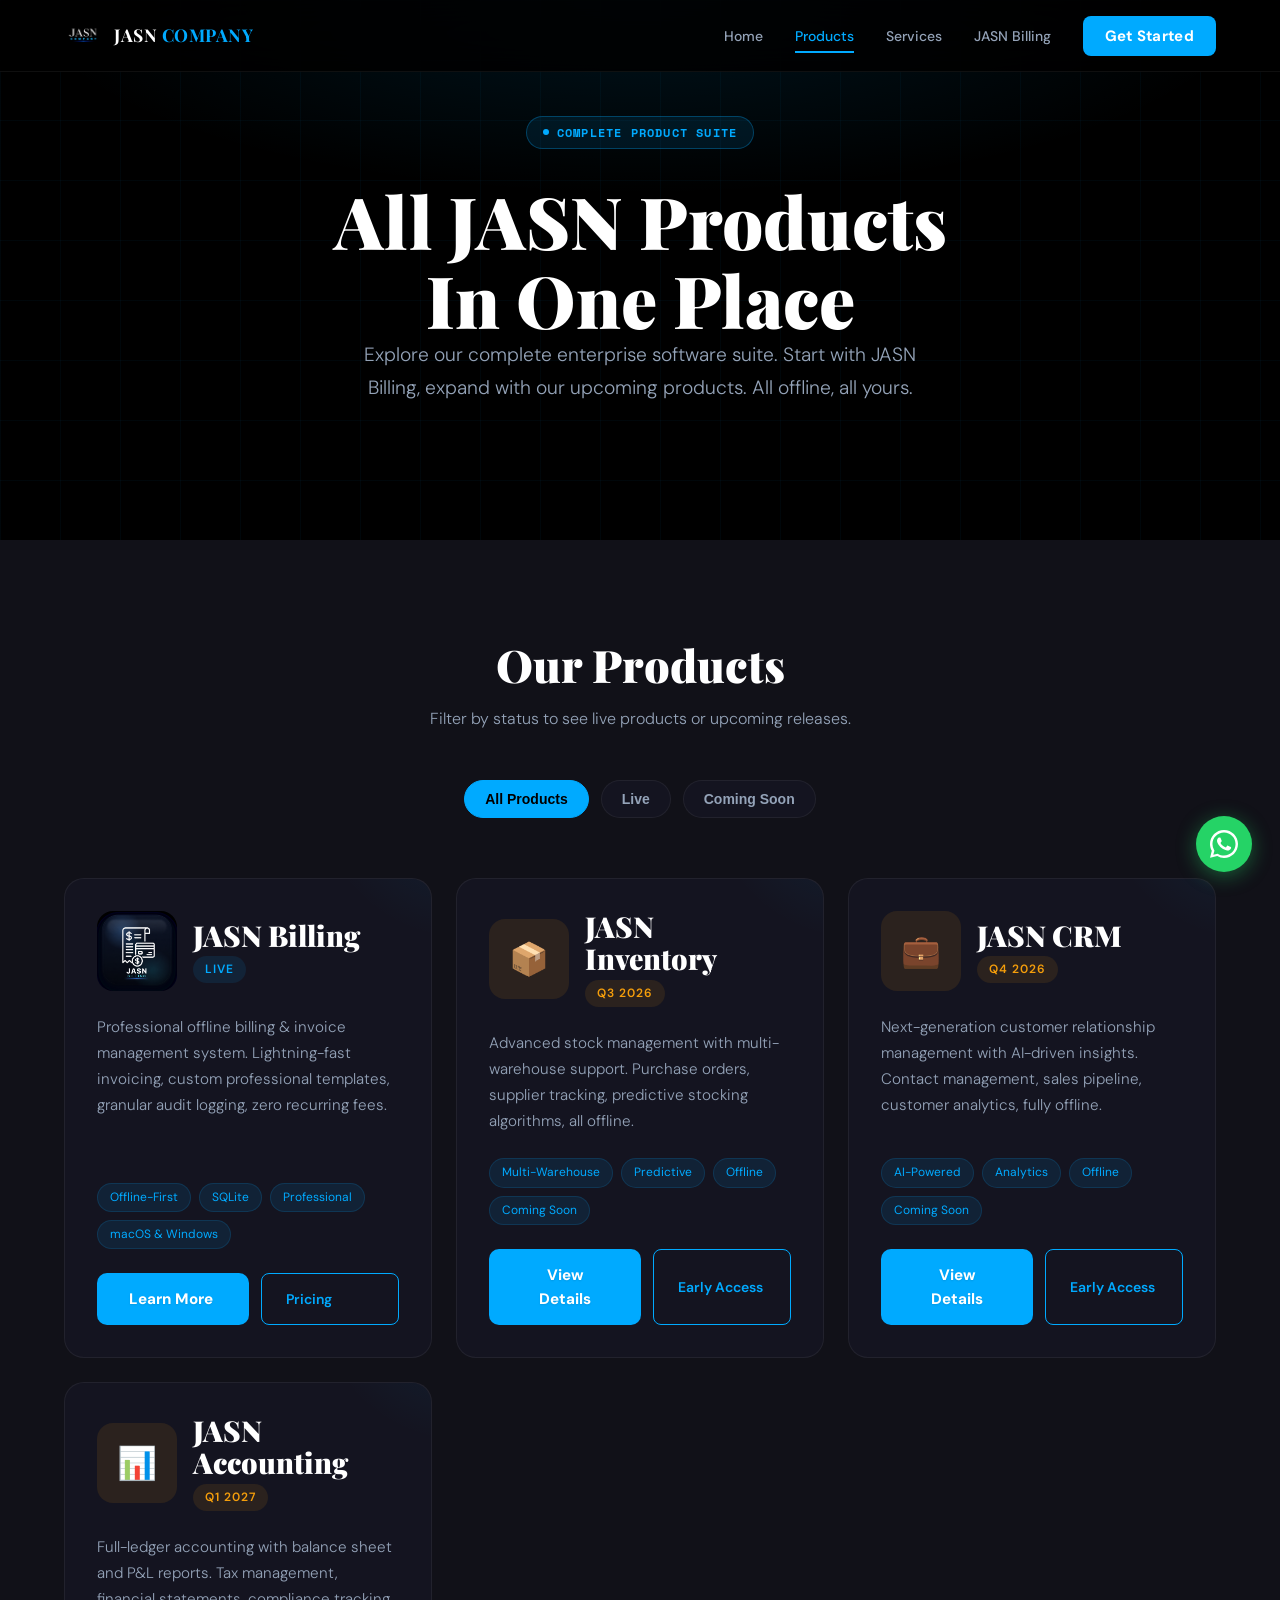
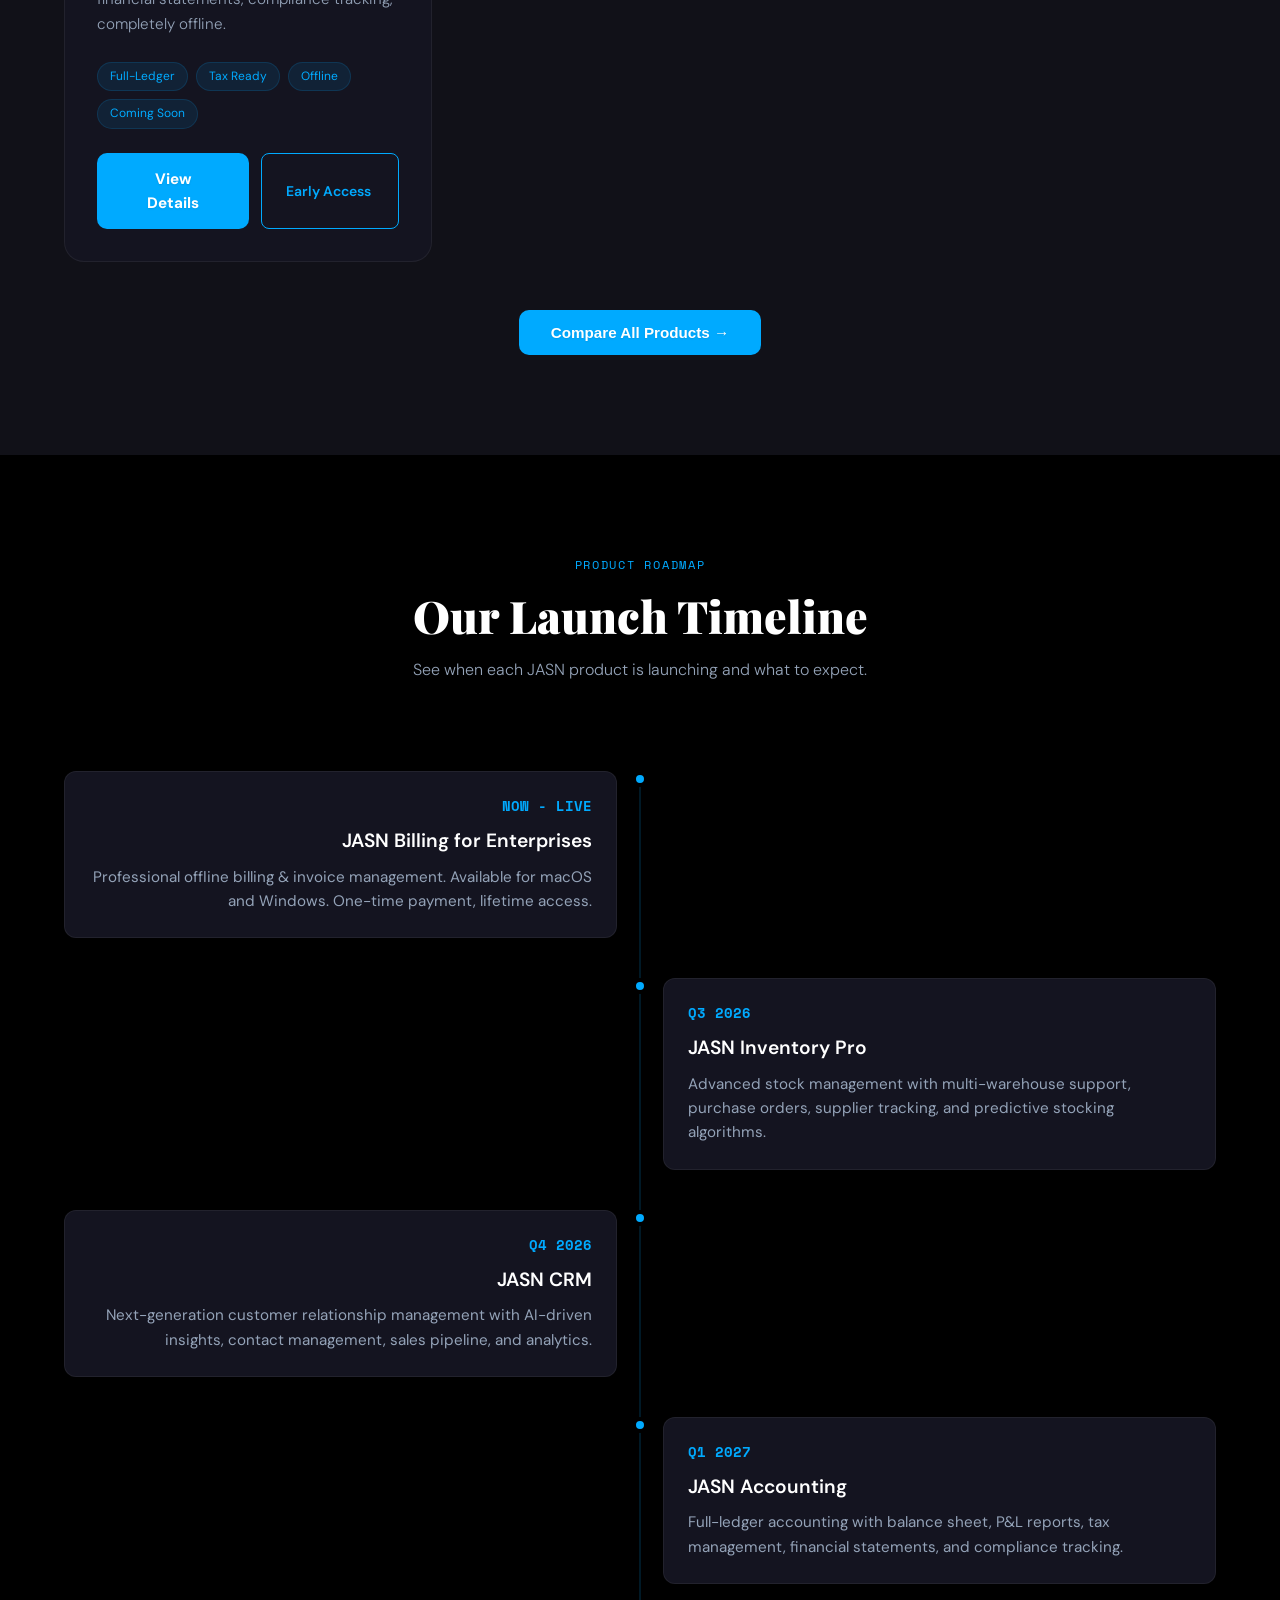
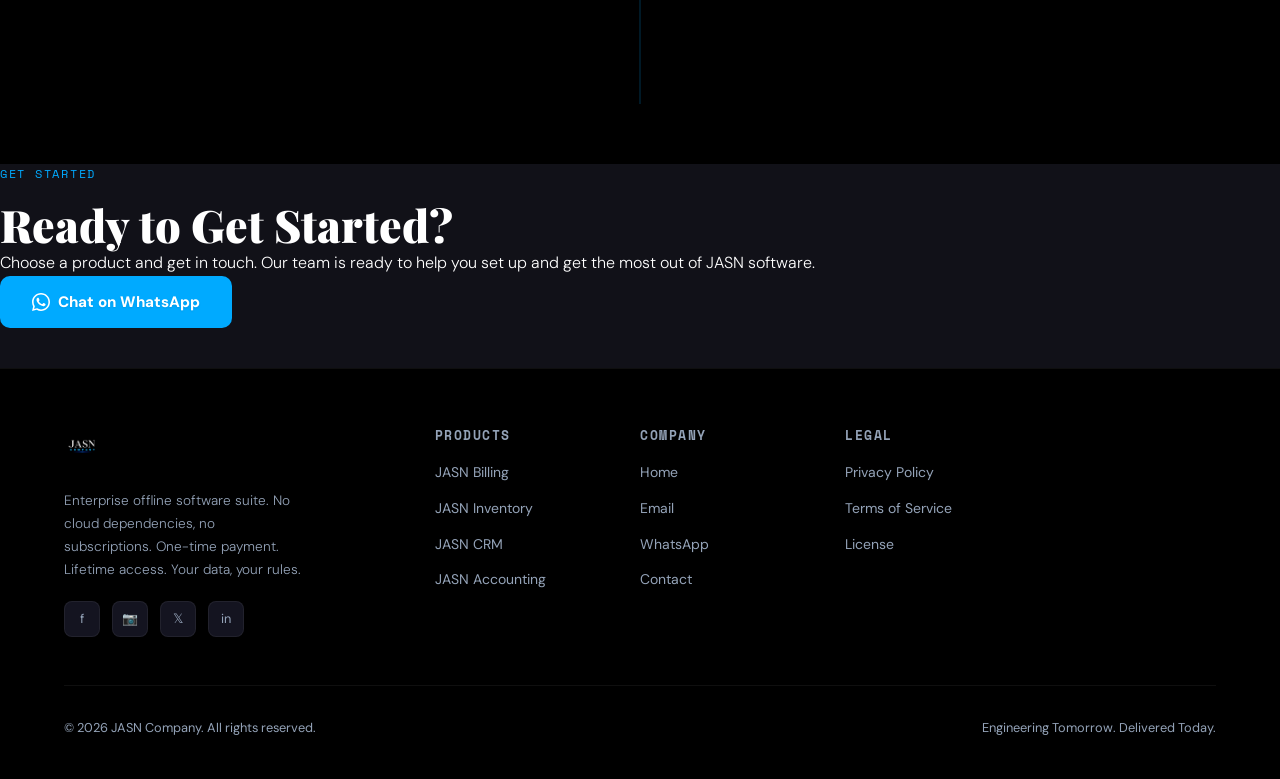
<file: pages/products.html>
<!DOCTYPE html>
<html lang="en">
<head>
    <meta charset="UTF-8">
    <meta name="viewport" content="width=device-width, initial-scale=1.0">
    <title>JASN Products – Enterprise Offline Software Suite</title>
    <meta name="description" content="Explore JASN Company's complete product suite: JASN Billing (Live), JASN Inventory, JASN CRM, and JASN Accounting (Coming Soon).">
    <link rel="icon" href="../assets/jasn-logo.png" type="image/png">
    <link rel="preconnect" href="https://fonts.googleapis.com">
    <link rel="preconnect" href="https://fonts.gstatic.com" crossorigin>
    <link href="https://fonts.googleapis.com/css2?family=Playfair+Display:wght@700;900&family=DM+Sans:wght@300;400;500;600;700&family=Space+Mono:wght@400;700&display=swap" rel="stylesheet">
    <link rel="stylesheet" href="../css/styles.css">
    <style>
        .filter-buttons {
            display: flex;
            gap: 12px;
            justify-content: center;
            margin-bottom: 48px;
            flex-wrap: wrap;
        }

        .filter-btn {
            background: var(--card);
            border: 1px solid var(--border-light);
            color: var(--muted);
            padding: 10px 20px;
            border-radius: 100px;
            font-size: 0.875rem;
            font-weight: 600;
            cursor: pointer;
            transition: all 0.2s;
        }

        .filter-btn:hover,
        .filter-btn.active {
            background: var(--blue);
            color: #000;
            border-color: var(--blue);
        }

        .product-timeline {
            margin-top: 80px;
            padding-top: 80px;
            border-top: 1px solid var(--border-light);
        }

        .comparison-modal {
            position: fixed;
            inset: 0;
            background: rgba(0, 0, 0, 0.8);
            display: flex;
            align-items: center;
            justify-content: center;
            z-index: 1000;
            padding: 20px;
        }

        .modal-content {
            background: var(--card);
            border: 1px solid var(--border);
            border-radius: 20px;
            padding: 40px;
            max-width: 1000px;
            width: 100%;
            max-height: 80vh;
            overflow-y: auto;
            position: relative;
        }

        .modal-close {
            position: absolute;
            top: 20px;
            right: 20px;
            background: transparent;
            border: none;
            color: var(--white);
            font-size: 2rem;
            cursor: pointer;
            width: 40px;
            height: 40px;
            display: flex;
            align-items: center;
            justify-content: center;
        }

        .modal-close:hover {
            color: var(--blue);
        }

        .comparison-table-container {
            overflow-x: auto;
            margin-top: 24px;
        }

        .success-message {
            background: rgba(16, 185, 129, 0.1);
            border: 1px solid var(--success);
            color: var(--success);
            padding: 12px 16px;
            border-radius: 8px;
            margin-top: 16px;
            font-size: 0.875rem;
            animation: slideIn 0.3s ease-out;
        }

        @media (max-width: 768px) {
            .modal-content {
                padding: 24px;
            }

            .comparison-table {
                font-size: 0.8rem;
            }

            .comparison-table th,
            .comparison-table td {
                padding: 12px 8px;
            }
        }
    </style>
</head>
<body>

    <!-- NAVIGATION -->
    <nav>
        <a href="../index.html" class="nav-logo">
            <img src="../assets/jasn-logo.png" alt="JASN Logo">
            <span class="nav-brand">JASN <span>COMPANY</span></span>
        </a>
        <ul class="nav-links">
            <li><a href="../index.html">Home</a></li>
            <li><a href="products.html">Products</a></li>
            <li><a href="services.html">Services</a></li>
            <li><a href="billing.html">JASN Billing</a></li>
            <li><a href="#contact" class="nav-cta">Get Started</a></li>
        </ul>
    </nav>

    <!-- HERO SECTION -->
    <section class="hero" style="padding-top: 100px; min-height: 60vh;">
        <div class="hero-bg"></div>
        <div class="hero-grid"></div>
        <div style="position: relative; z-index: 1; max-width: 900px; text-align: center;">
            <div class="hero-badge">COMPLETE PRODUCT SUITE</div>
            <h1>All JASN Products<br>In One Place</h1>
            <p>Explore our complete enterprise software suite. Start with JASN Billing, expand with our upcoming products. All offline, all yours.</p>
        </div>
    </section>

    <!-- PRODUCTS SECTION -->
    <section class="section" style="background: var(--darker);">
        <div class="container">
            <div style="text-align: center; margin-bottom: 48px;">
                <h2 class="section-title">Our Products</h2>
                <p class="section-sub" style="margin: 0 auto;">Filter by status to see live products or upcoming releases.</p>
            </div>

            <div class="filter-buttons">
                <button class="filter-btn active" data-filter="all">All Products</button>
                <button class="filter-btn" data-filter="live">Live</button>
                <button class="filter-btn" data-filter="coming-soon">Coming Soon</button>
            </div>

            <div class="product-grid">
                <!-- JASN Billing -->
                <div class="product-card fade-up" data-product-status="live">
                    <div class="product-header">
                        <div class="product-icon">
                            <img src="../assets/jasn_billing_icon.png" alt="JASN Billing">
                        </div>
                        <div class="product-info">
                            <h3>JASN Billing</h3>
                            <span class="product-status">Live</span>
                        </div>
                    </div>
                    <p class="product-desc">Professional offline billing & invoice management system. Lightning-fast invoicing, custom professional templates, granular audit logging, zero recurring fees.</p>
                    <div class="product-tags">
                        <span class="tag">Offline-First</span>
                        <span class="tag">SQLite</span>
                        <span class="tag">Professional</span>
                        <span class="tag">macOS & Windows</span>
                    </div>
                    <div class="product-footer">
                        <a href="billing.html" class="btn-primary">Learn More</a>
                        <a href="billing.html" class="btn-outline">Pricing</a>
                    </div>
                </div>

                <!-- JASN Inventory -->
                <div class="product-card fade-up" data-product-status="coming-soon">
                    <div class="product-header">
                        <div class="product-icon" style="background: rgba(245, 158, 11, 0.1);">
                            <span style="font-size: 2rem;">📦</span>
                        </div>
                        <div class="product-info">
                            <h3>JASN Inventory</h3>
                            <span class="product-status coming-soon">Q3 2026</span>
                        </div>
                    </div>
                    <p class="product-desc">Advanced stock management with multi-warehouse support. Purchase orders, supplier tracking, predictive stocking algorithms, all offline.</p>
                    <div class="product-tags">
                        <span class="tag">Multi-Warehouse</span>
                        <span class="tag">Predictive</span>
                        <span class="tag">Offline</span>
                        <span class="tag">Coming Soon</span>
                    </div>
                    <div class="product-footer">
                        <a href="inventory.html" class="btn-primary">View Details</a>
                        <a href="#" class="btn-outline" data-early-access-btn>Early Access</a>
                    </div>
                </div>

                <!-- JASN CRM -->
                <div class="product-card fade-up" data-product-status="coming-soon">
                    <div class="product-header">
                        <div class="product-icon" style="background: rgba(245, 158, 11, 0.1);">
                            <span style="font-size: 2rem;">💼</span>
                        </div>
                        <div class="product-info">
                            <h3>JASN CRM</h3>
                            <span class="product-status coming-soon">Q4 2026</span>
                        </div>
                    </div>
                    <p class="product-desc">Next-generation customer relationship management with AI-driven insights. Contact management, sales pipeline, customer analytics, fully offline.</p>
                    <div class="product-tags">
                        <span class="tag">AI-Powered</span>
                        <span class="tag">Analytics</span>
                        <span class="tag">Offline</span>
                        <span class="tag">Coming Soon</span>
                    </div>
                    <div class="product-footer">
                        <a href="crm.html" class="btn-primary">View Details</a>
                        <a href="#" class="btn-outline" data-early-access-btn>Early Access</a>
                    </div>
                </div>

                <!-- JASN Accounting -->
                <div class="product-card fade-up" data-product-status="coming-soon">
                    <div class="product-header">
                        <div class="product-icon" style="background: rgba(245, 158, 11, 0.1);">
                            <span style="font-size: 2rem;">📊</span>
                        </div>
                        <div class="product-info">
                            <h3>JASN Accounting</h3>
                            <span class="product-status coming-soon">Q1 2027</span>
                        </div>
                    </div>
                    <p class="product-desc">Full-ledger accounting with balance sheet and P&L reports. Tax management, financial statements, compliance tracking, completely offline.</p>
                    <div class="product-tags">
                        <span class="tag">Full-Ledger</span>
                        <span class="tag">Tax Ready</span>
                        <span class="tag">Offline</span>
                        <span class="tag">Coming Soon</span>
                    </div>
                    <div class="product-footer">
                        <a href="accounting.html" class="btn-primary">View Details</a>
                        <a href="#" class="btn-outline" data-early-access-btn>Early Access</a>
                    </div>
                </div>
            </div>

            <div style="text-align: center; margin-top: 48px;">
                <button class="btn-primary" data-compare="all" style="border: none; cursor: pointer;">Compare All Products →</button>
            </div>
        </div>
    </section>

    <!-- PRODUCT TIMELINE SECTION -->
    <section class="section" style="background: var(--black);">
        <div class="container">
            <div style="text-align: center; margin-bottom: 48px;">
                <p class="section-label">Product Roadmap</p>
                <h2 class="section-title">Our Launch Timeline</h2>
                <p class="section-sub" style="margin: 0 auto;">See when each JASN product is launching and what to expect.</p>
            </div>

            <div class="timeline fade-up">
                <div class="timeline-item">
                    <div class="timeline-dot"></div>
                    <div class="timeline-content">
                        <div class="timeline-date">NOW - LIVE</div>
                        <div class="timeline-title">JASN Billing for Enterprises</div>
                        <div class="timeline-desc">Professional offline billing & invoice management. Available for macOS and Windows. One-time payment, lifetime access.</div>
                    </div>
                </div>

                <div class="timeline-item">
                    <div class="timeline-dot"></div>
                    <div class="timeline-content">
                        <div class="timeline-date">Q3 2026</div>
                        <div class="timeline-title">JASN Inventory Pro</div>
                        <div class="timeline-desc">Advanced stock management with multi-warehouse support, purchase orders, supplier tracking, and predictive stocking algorithms.</div>
                    </div>
                </div>

                <div class="timeline-item">
                    <div class="timeline-dot"></div>
                    <div class="timeline-content">
                        <div class="timeline-date">Q4 2026</div>
                        <div class="timeline-title">JASN CRM</div>
                        <div class="timeline-desc">Next-generation customer relationship management with AI-driven insights, contact management, sales pipeline, and analytics.</div>
                    </div>
                </div>

                <div class="timeline-item">
                    <div class="timeline-dot"></div>
                    <div class="timeline-content">
                        <div class="timeline-date">Q1 2027</div>
                        <div class="timeline-title">JASN Accounting</div>
                        <div class="timeline-desc">Full-ledger accounting with balance sheet, P&L reports, tax management, financial statements, and compliance tracking.</div>
                    </div>
                </div>
            </div>
        </div>
    </section>

    <!-- CTA SECTION -->
    <section class="cta-section" id="contact" style="background: var(--darker);">
        <p class="section-label">Get Started</p>
        <h2>Ready to Get Started?</h2>
        <p>Choose a product and get in touch. Our team is ready to help you set up and get the most out of JASN software.</p>
        <a href="https://wa.me/9779743630047?text=Hi%20JASN%20Company!%20I'm%20interested%20in%20your%20products." target="_blank" class="btn-primary" style="display: inline-flex; margin-bottom: 40px;">
            <svg width="18" height="18" fill="white" viewBox="0 0 24 24"><path d="M17.472 14.382c-.297-.149-1.758-.867-2.03-.967-.273-.099-.471-.148-.67.15-.197.297-.767.966-.94 1.164-.173.199-.347.223-.644.075-.297-.15-1.255-.463-2.39-1.475-.883-.788-1.48-1.761-1.653-2.059-.173-.297-.018-.458.13-.606.134-.133.298-.347.446-.52.149-.174.198-.298.298-.497.099-.198.05-.371-.025-.52-.075-.149-.669-1.612-.916-2.207-.242-.579-.487-.5-.669-.51-.173-.008-.371-.01-.57-.01-.198 0-.52.074-.792.372-.272.297-1.04 1.016-1.04 2.479 0 1.462 1.065 2.875 1.213 3.074.149.198 2.096 3.2 5.077 4.487.709.306 1.262.489 1.694.625.712.227 1.36.195 1.871.118.571-.085 1.758-.719 2.006-1.413.248-.694.248-1.289.173-1.413-.074-.124-.272-.198-.57-.347z"/><path d="M12 0C5.373 0 0 5.373 0 12c0 2.123.557 4.116 1.529 5.849L.057 23.885l6.186-1.622A11.945 11.945 0 0 0 12 24c6.627 0 12-5.373 12-12S18.627 0 12 0zm0 21.882c-1.86 0-3.588-.505-5.073-1.383l-.362-.215-3.724.977.994-3.63-.234-.374A9.861 9.861 0 0 1 2.118 12C2.118 6.536 6.536 2.118 12 2.118s9.882 4.418 9.882 9.882-4.418 9.882-9.882 9.882z"/></svg>
            Chat on WhatsApp
        </a>
    </section>

    <!-- FOOTER -->
    <footer>
        <div class="footer-grid">
            <div class="footer-brand">
                <img src="../assets/jasn-logo.png" alt="JASN Logo">
                <p>Enterprise offline software suite. No cloud dependencies, no subscriptions. One-time payment. Lifetime access. Your data, your rules.</p>
                <div class="footer-socials">
                    <a href="https://facebook.com/jasncompany" target="_blank" class="social-link">f</a>
                    <a href="https://instagram.com/jasncompany" target="_blank" class="social-link">📷</a>
                    <a href="https://twitter.com/jasncompany" target="_blank" class="social-link">𝕏</a>
                    <a href="https://linkedin.com/company/jasncompany" target="_blank" class="social-link">in</a>
                </div>
            </div>
            <div class="footer-col">
                <h4>Products</h4>
                <ul>
                    <li><a href="billing.html">JASN Billing</a></li>
                    <li><a href="inventory.html">JASN Inventory</a></li>
                    <li><a href="crm.html">JASN CRM</a></li>
                    <li><a href="accounting.html">JASN Accounting</a></li>
                </ul>
            </div>
            <div class="footer-col">
                <h4>Company</h4>
                <ul>
                    <li><a href="../index.html">Home</a></li>
                    <li><a href="mailto:tensioncompany@gmail.com">Email</a></li>
                    <li><a href="https://wa.me/9779743630047" target="_blank">WhatsApp</a></li>
                    <li><a href="#contact">Contact</a></li>
                </ul>
            </div>
            <div class="footer-col">
                <h4>Legal</h4>
                <ul>
                    <li><a href="#">Privacy Policy</a></li>
                    <li><a href="#">Terms of Service</a></li>
                    <li><a href="#">License</a></li>
                </ul>
            </div>
        </div>
        <div class="footer-bottom">
            <span>&copy; 2026 JASN Company. All rights reserved.</span>
            <span>Engineering Tomorrow. Delivered Today.</span>
        </div>
    </footer>

    <!-- WHATSAPP FLOAT -->
    <a href="https://wa.me/9779743630047" target="_blank" class="wa-float" title="Chat with us on WhatsApp">
        <svg fill="white" viewBox="0 0 24 24"><path d="M17.472 14.382c-.297-.149-1.758-.867-2.03-.967-.273-.099-.471-.148-.67.15-.197.297-.767.966-.94 1.164-.173.199-.347.223-.644.075-.297-.15-1.255-.463-2.39-1.475-.883-.788-1.48-1.761-1.653-2.059-.173-.297-.018-.458.13-.606.134-.133.298-.347.446-.52.149-.174.198-.298.298-.497.099-.198.05-.371-.025-.52-.075-.149-.669-1.612-.916-2.207-.242-.579-.487-.5-.669-.51-.173-.008-.371-.01-.57-.01-.198 0-.52.074-.792.372-.272.297-1.04 1.016-1.04 2.479 0 1.462 1.065 2.875 1.213 3.074.149.198 2.096 3.2 5.077 4.487.709.306 1.262.489 1.694.625.712.227 1.36.195 1.871.118.571-.085 1.758-.719 2.006-1.413.248-.694.248-1.289.173-1.413-.074-.124-.272-.198-.57-.347z"/><path d="M12 0C5.373 0 0 5.373 0 12c0 2.123.557 4.116 1.529 5.849L.057 23.885l6.186-1.622A11.945 11.945 0 0 0 12 24c6.627 0 12-5.373 12-12S18.627 0 12 0zm0 21.882c-1.86 0-3.588-.505-5.073-1.383l-.362-.215-3.724.977.994-3.63-.234-.374A9.861 9.861 0 0 1 2.118 12C2.118 6.536 6.536 2.118 12 2.118s9.882 4.418 9.882 9.882-4.418 9.882-9.882 9.882z"/></svg>
    </a>

    <script src="../js/script.js"></script>
    <script>
        // Initialize filter buttons
        document.querySelectorAll('[data-filter]').forEach(btn => {
            btn.addEventListener('click', function() {
                const filter = this.getAttribute('data-filter');
                document.querySelectorAll('[data-filter]').forEach(b => b.classList.remove('active'));
                this.classList.add('active');
                
                const products = document.querySelectorAll('[data-product-status]');
                products.forEach(product => {
                    if (filter === 'all' || product.getAttribute('data-product-status') === filter) {
                        product.style.display = '';
                        setTimeout(() => product.classList.add('visible'), 10);
                    } else {
                        product.classList.remove('visible');
                        setTimeout(() => product.style.display = 'none', 300);
                    }
                });
            });
        });
    </script>
</body>
</html>
</file>
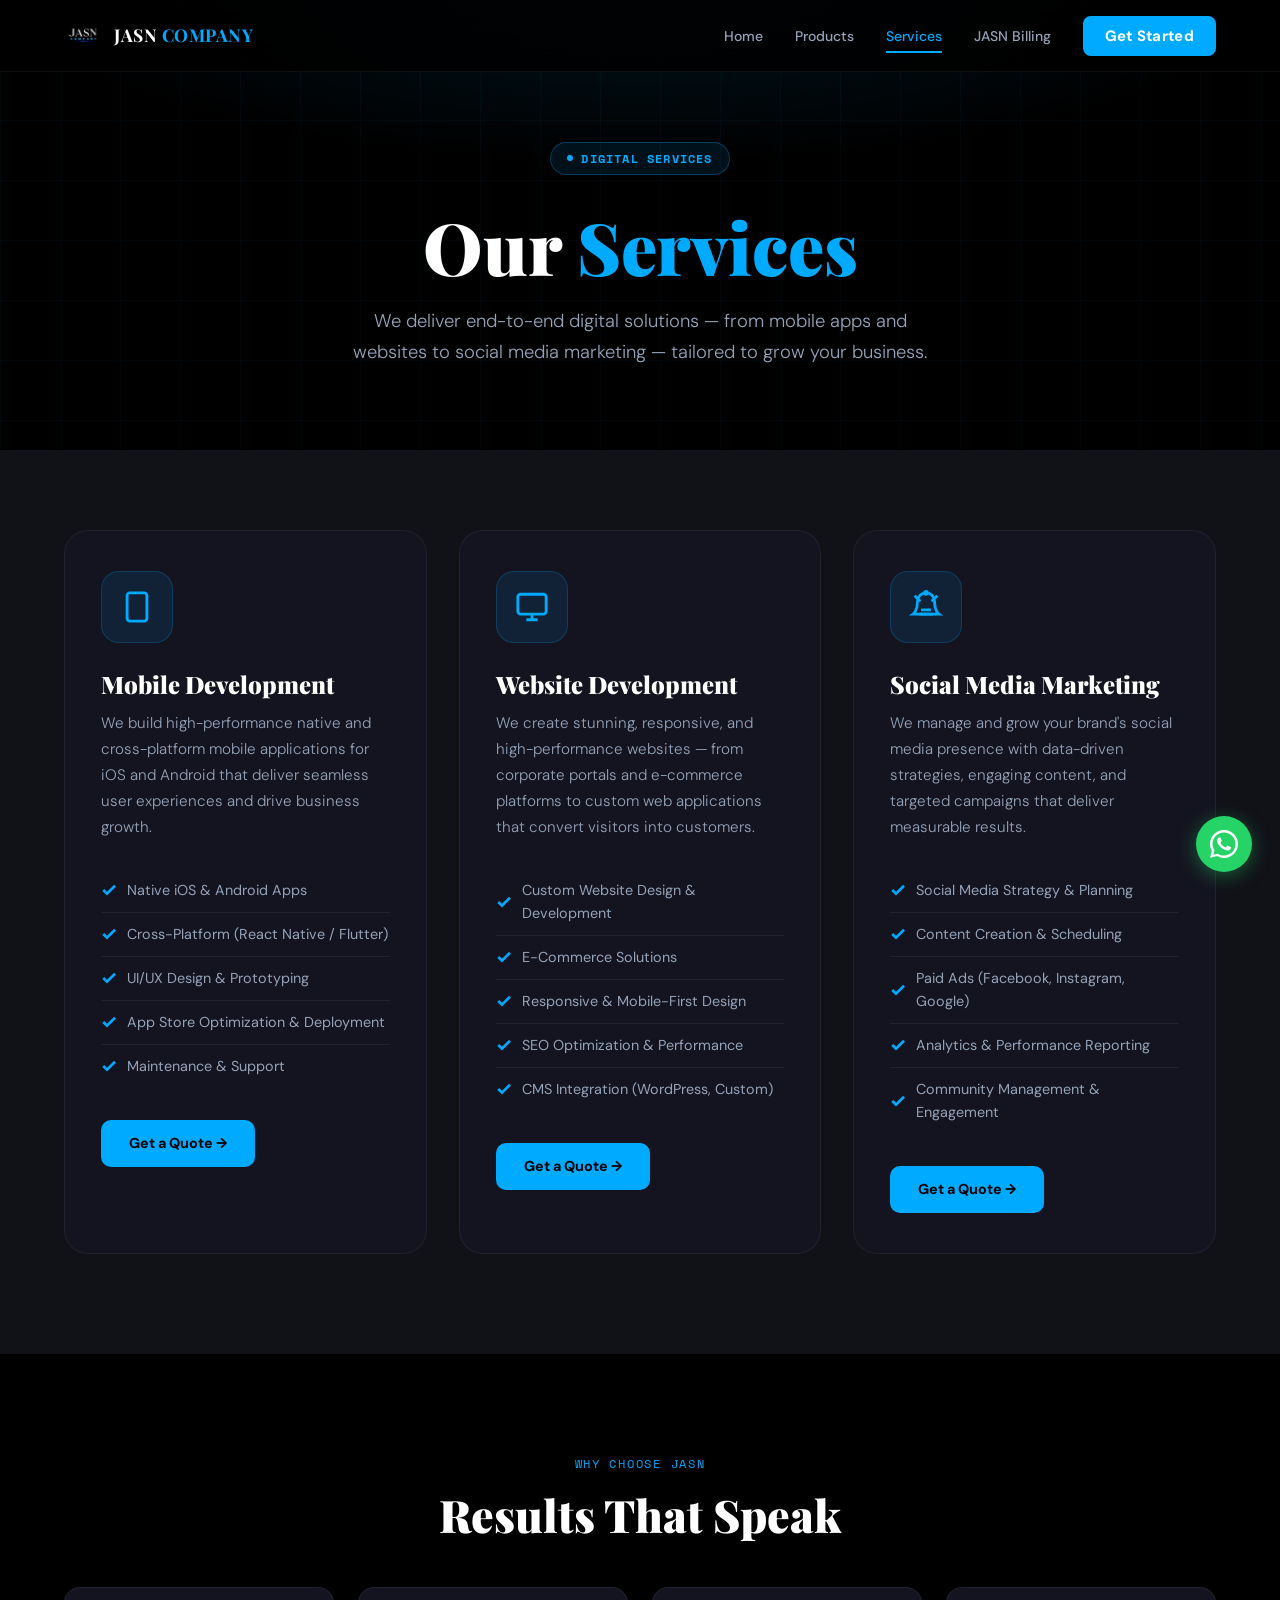
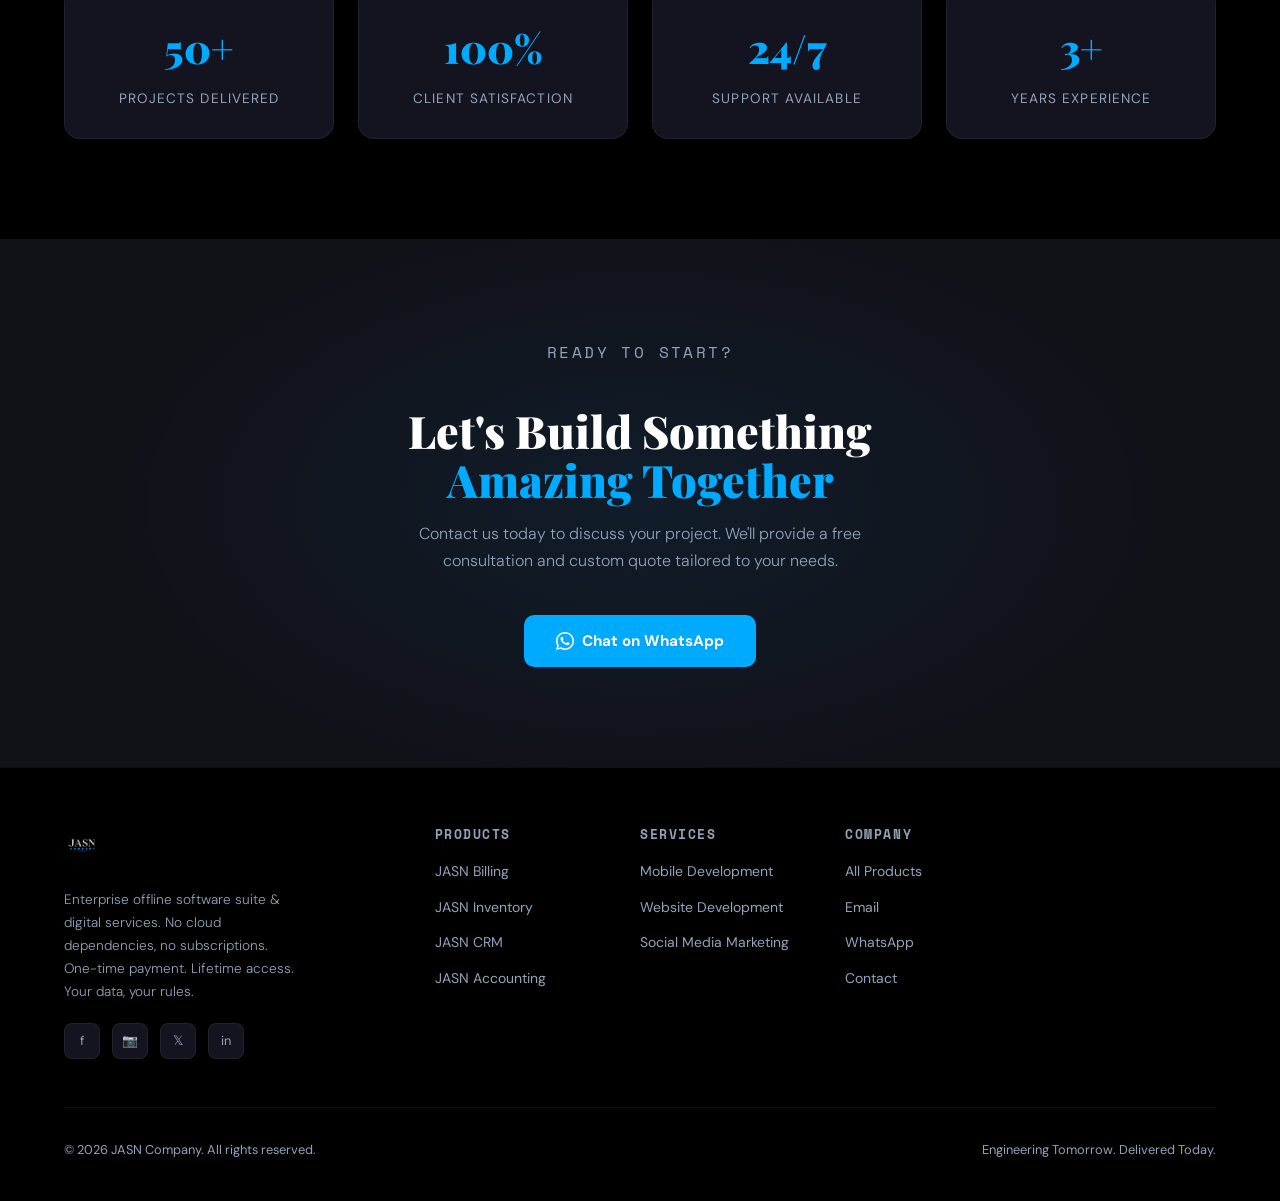
<file: pages/services.html>
<!DOCTYPE html>
<html lang="en">
<head>
    <meta charset="UTF-8">
    <meta name="viewport" content="width=device-width, initial-scale=1.0">
    <title>Our Services – JASN Company</title>
    <meta name="description" content="JASN Company Services: Mobile Development, Website Development, and Social Media Marketing Management. Professional digital solutions for your business.">
    <link rel="icon" href="../assets/jasn-logo.png" type="image/png">
    <link rel="preconnect" href="https://fonts.googleapis.com">
    <link rel="preconnect" href="https://fonts.gstatic.com" crossorigin>
    <link href="https://fonts.googleapis.com/css2?family=Playfair+Display:wght@700;900&family=DM+Sans:wght@300;400;500;600;700&family=Space+Mono:wght@400;700&display=swap" rel="stylesheet">
    <link rel="stylesheet" href="../css/styles.css">
    <style>
        /* ============================================================================
           SERVICES PAGE STYLES
           Brand Colors: #000000 (Obsidian Black), #00AAFF (Electric Blue), #FFFFFF (Pure White)
           Extended: #0077CC (Deep Blue), #33CCFF (Neon Cyan), #1A1A1A (Charcoal)
           ============================================================================ */

        .services-hero {
            min-height: 50vh;
            display: flex;
            align-items: center;
            justify-content: center;
            text-align: center;
            padding: 140px 5% 80px;
            position: relative;
            overflow: hidden;
        }

        .services-hero::before {
            content: '';
            position: absolute;
            inset: 0;
            background: radial-gradient(ellipse 80% 60% at 50% 0%, rgba(0, 170, 255, 0.12) 0%, transparent 60%);
            pointer-events: none;
        }

        .services-hero::after {
            content: '';
            position: absolute;
            inset: 0;
            background-image: linear-gradient(rgba(0, 170, 255, 0.04) 1px, transparent 1px), linear-gradient(90deg, rgba(0, 170, 255, 0.04) 1px, transparent 1px);
            background-size: 60px 60px;
            pointer-events: none;
        }

        .services-hero-content {
            position: relative;
            z-index: 1;
            max-width: 800px;
        }

        .services-hero h1 em {
            font-style: normal;
            color: var(--blue);
        }

        .services-hero p {
            font-size: clamp(1rem, 2vw, 1.15rem);
            color: var(--muted);
            max-width: 600px;
            margin: 20px auto 0;
        }

        /* Services Grid */
        .services-section {
            padding: 80px 5% 100px;
            background: var(--darker);
        }

        .services-grid {
            display: grid;
            grid-template-columns: repeat(auto-fit, minmax(340px, 1fr));
            gap: 32px;
            max-width: 1200px;
            margin: 0 auto;
        }

        .service-card {
            background: var(--card);
            border: 1px solid var(--border-light);
            border-radius: 24px;
            padding: 40px 36px;
            position: relative;
            overflow: hidden;
            transition: all 0.35s ease;
        }

        .service-card::before {
            content: '';
            position: absolute;
            top: 0;
            left: 0;
            right: 0;
            height: 3px;
            background: linear-gradient(90deg, transparent, var(--blue), transparent);
            opacity: 0;
            transition: opacity 0.35s;
        }

        .service-card::after {
            content: '';
            position: absolute;
            top: -60%;
            right: -40%;
            width: 300px;
            height: 300px;
            background: radial-gradient(circle, rgba(0, 170, 255, 0.08) 0%, transparent 70%);
            pointer-events: none;
            transition: opacity 0.35s;
            opacity: 0;
        }

        .service-card:hover {
            border-color: rgba(0, 170, 255, 0.3);
            transform: translateY(-8px);
            box-shadow: 0 24px 64px rgba(0, 170, 255, 0.12);
        }

        .service-card:hover::before,
        .service-card:hover::after {
            opacity: 1;
        }

        .service-icon {
            width: 72px;
            height: 72px;
            background: rgba(0, 170, 255, 0.1);
            border: 1px solid rgba(0, 170, 255, 0.2);
            border-radius: 18px;
            display: flex;
            align-items: center;
            justify-content: center;
            margin-bottom: 28px;
            position: relative;
            z-index: 1;
        }

        .service-icon svg {
            width: 34px;
            height: 34px;
            color: var(--blue);
        }

        .service-card h3 {
            font-family: 'Playfair Display', serif;
            font-size: 1.5rem;
            font-weight: 900;
            margin-bottom: 14px;
            position: relative;
            z-index: 1;
        }

        .service-card .service-desc {
            color: var(--muted);
            font-size: 0.95rem;
            line-height: 1.7;
            margin-bottom: 28px;
            position: relative;
            z-index: 1;
        }

        .service-features {
            list-style: none;
            padding: 0;
            margin: 0 0 32px;
            position: relative;
            z-index: 1;
        }

        .service-features li {
            display: flex;
            align-items: center;
            gap: 10px;
            padding: 10px 0;
            border-bottom: 1px solid var(--border-light);
            color: var(--muted);
            font-size: 0.9rem;
        }

        .service-features li:last-child {
            border-bottom: none;
        }

        .service-features li svg {
            width: 16px;
            height: 16px;
            color: var(--blue);
            flex-shrink: 0;
        }

        .service-cta {
            position: relative;
            z-index: 1;
        }

        .service-cta a {
            display: inline-flex;
            align-items: center;
            gap: 8px;
            background: var(--blue);
            color: #000;
            padding: 12px 28px;
            border-radius: 10px;
            font-weight: 700;
            font-size: 0.9rem;
            text-decoration: none;
            transition: all 0.2s;
        }

        .service-cta a:hover {
            background: var(--blue-glow);
            transform: translateY(-1px);
        }

        /* Why Choose Us Section */
        .why-section {
            padding: 100px 5%;
            background: var(--black);
        }

        .why-grid {
            display: grid;
            grid-template-columns: repeat(auto-fit, minmax(250px, 1fr));
            gap: 24px;
            max-width: 1200px;
            margin: 48px auto 0;
        }

        .why-card {
            background: var(--card);
            border: 1px solid var(--border-light);
            border-radius: 16px;
            padding: 28px;
            text-align: center;
            transition: all 0.2s;
        }

        .why-card:hover {
            border-color: var(--border);
            transform: translateY(-4px);
        }

        .why-number {
            font-family: 'Playfair Display', serif;
            font-size: 2.5rem;
            font-weight: 900;
            color: var(--blue);
            margin-bottom: 8px;
        }

        .why-label {
            font-size: 0.85rem;
            color: var(--muted);
            text-transform: uppercase;
            letter-spacing: 0.08em;
        }

        /* CTA Section */
        .services-cta-section {
            background: var(--darker);
            padding: 100px 5%;
            text-align: center;
            position: relative;
            overflow: hidden;
        }

        .services-cta-section::before {
            content: '';
            position: absolute;
            inset: 0;
            background: radial-gradient(ellipse 60% 80% at 50% 50%, rgba(0, 170, 255, 0.08) 0%, transparent 70%);
        }

        .services-cta-section h2 {
            position: relative;
            z-index: 1;
            margin-bottom: 16px;
        }

        .services-cta-section p {
            color: var(--muted);
            font-size: 1rem;
            margin-bottom: 40px;
            max-width: 500px;
            margin-left: auto;
            margin-right: auto;
            position: relative;
            z-index: 1;
        }

        .services-cta-section .btn-primary {
            position: relative;
            z-index: 1;
        }

        @media (max-width: 768px) {
            .services-grid {
                grid-template-columns: 1fr;
            }

            .services-hero {
                padding: 120px 5% 60px;
                min-height: auto;
            }

            .service-card {
                padding: 32px 24px;
            }
        }
    </style>
</head>
<body>

    <!-- NAVIGATION -->
    <nav>
        <a href="../index.html" class="nav-logo">
            <img src="../assets/jasn-logo.png" alt="JASN Logo">
            <span class="nav-brand">JASN <span>COMPANY</span></span>
        </a>
        <ul class="nav-links">
            <li><a href="../index.html">Home</a></li>
            <li><a href="products.html">Products</a></li>
            <li><a href="services.html" class="active">Services</a></li>
            <li><a href="billing.html">JASN Billing</a></li>
            <li><a href="#contact" class="nav-cta">Get Started</a></li>
        </ul>
    </nav>

    <!-- SERVICES HERO -->
    <section class="services-hero">
        <div class="services-hero-content fade-up">
            <div class="hero-badge">DIGITAL SERVICES</div>
            <h1>Our <em>Services</em></h1>
            <p>We deliver end-to-end digital solutions — from mobile apps and websites to social media marketing — tailored to grow your business.</p>
        </div>
    </section>

    <!-- SERVICES GRID -->
    <section class="services-section">
        <div class="services-grid">

            <!-- Mobile Development -->
            <div class="service-card fade-up">
                <div class="service-icon">
                    <svg fill="none" stroke="currentColor" stroke-width="2" viewBox="0 0 24 24">
                        <rect x="5" y="2" width="14" height="20" rx="2" ry="2"/>
                        <line x1="12" y1="18" x2="12.01" y2="18"/>
                    </svg>
                </div>
                <h3>Mobile Development</h3>
                <p class="service-desc">We build high-performance native and cross-platform mobile applications for iOS and Android that deliver seamless user experiences and drive business growth.</p>
                <ul class="service-features">
                    <li>
                        <svg fill="none" stroke="currentColor" stroke-width="2" viewBox="0 0 24 24"><path d="M9 16.17L4.83 12l-1.42 1.41L9 19 21 7l-1.41-1.41z"/></svg>
                        Native iOS & Android Apps
                    </li>
                    <li>
                        <svg fill="none" stroke="currentColor" stroke-width="2" viewBox="0 0 24 24"><path d="M9 16.17L4.83 12l-1.42 1.41L9 19 21 7l-1.41-1.41z"/></svg>
                        Cross-Platform (React Native / Flutter)
                    </li>
                    <li>
                        <svg fill="none" stroke="currentColor" stroke-width="2" viewBox="0 0 24 24"><path d="M9 16.17L4.83 12l-1.42 1.41L9 19 21 7l-1.41-1.41z"/></svg>
                        UI/UX Design & Prototyping
                    </li>
                    <li>
                        <svg fill="none" stroke="currentColor" stroke-width="2" viewBox="0 0 24 24"><path d="M9 16.17L4.83 12l-1.42 1.41L9 19 21 7l-1.41-1.41z"/></svg>
                        App Store Optimization & Deployment
                    </li>
                    <li>
                        <svg fill="none" stroke="currentColor" stroke-width="2" viewBox="0 0 24 24"><path d="M9 16.17L4.83 12l-1.42 1.41L9 19 21 7l-1.41-1.41z"/></svg>
                        Maintenance & Support
                    </li>
                </ul>
                <div class="service-cta">
                    <a href="https://wa.me/9779743630047?text=Hi%20JASN!%20I%27m%20interested%20in%20Mobile%20Development%20services." target="_blank">
                        Get a Quote →
                    </a>
                </div>
            </div>

            <!-- Website Development -->
            <div class="service-card fade-up">
                <div class="service-icon">
                    <svg fill="none" stroke="currentColor" stroke-width="2" viewBox="0 0 24 24">
                        <rect x="2" y="3" width="20" height="14" rx="2" ry="2"/>
                        <line x1="8" y1="21" x2="16" y2="21"/>
                        <line x1="12" y1="17" x2="12" y2="21"/>
                    </svg>
                </div>
                <h3>Website Development</h3>
                <p class="service-desc">We create stunning, responsive, and high-performance websites — from corporate portals and e-commerce platforms to custom web applications that convert visitors into customers.</p>
                <ul class="service-features">
                    <li>
                        <svg fill="none" stroke="currentColor" stroke-width="2" viewBox="0 0 24 24"><path d="M9 16.17L4.83 12l-1.42 1.41L9 19 21 7l-1.41-1.41z"/></svg>
                        Custom Website Design & Development
                    </li>
                    <li>
                        <svg fill="none" stroke="currentColor" stroke-width="2" viewBox="0 0 24 24"><path d="M9 16.17L4.83 12l-1.42 1.41L9 19 21 7l-1.41-1.41z"/></svg>
                        E-Commerce Solutions
                    </li>
                    <li>
                        <svg fill="none" stroke="currentColor" stroke-width="2" viewBox="0 0 24 24"><path d="M9 16.17L4.83 12l-1.42 1.41L9 19 21 7l-1.41-1.41z"/></svg>
                        Responsive & Mobile-First Design
                    </li>
                    <li>
                        <svg fill="none" stroke="currentColor" stroke-width="2" viewBox="0 0 24 24"><path d="M9 16.17L4.83 12l-1.42 1.41L9 19 21 7l-1.41-1.41z"/></svg>
                        SEO Optimization & Performance
                    </li>
                    <li>
                        <svg fill="none" stroke="currentColor" stroke-width="2" viewBox="0 0 24 24"><path d="M9 16.17L4.83 12l-1.42 1.41L9 19 21 7l-1.41-1.41z"/></svg>
                        CMS Integration (WordPress, Custom)
                    </li>
                </ul>
                <div class="service-cta">
                    <a href="https://wa.me/9779743630047?text=Hi%20JASN!%20I%27m%20interested%20in%20Website%20Development%20services." target="_blank">
                        Get a Quote →
                    </a>
                </div>
            </div>

            <!-- Social Media Marketing Management -->
            <div class="service-card fade-up">
                <div class="service-icon">
                    <svg fill="none" stroke="currentColor" stroke-width="2" viewBox="0 0 24 24">
                        <path d="M18 8A6 6 0 0 0 6 8c0 7-3 9-3 9h18s-3-2-3-9"/>
                        <path d="M4 4l4 4M20 4l-4 4"/>
                        <circle cx="12" cy="2" r="1"/>
                        <path d="M8.5 14h7M7 17h10"/>
                    </svg>
                </div>
                <h3>Social Media Marketing</h3>
                <p class="service-desc">We manage and grow your brand's social media presence with data-driven strategies, engaging content, and targeted campaigns that deliver measurable results.</p>
                <ul class="service-features">
                    <li>
                        <svg fill="none" stroke="currentColor" stroke-width="2" viewBox="0 0 24 24"><path d="M9 16.17L4.83 12l-1.42 1.41L9 19 21 7l-1.41-1.41z"/></svg>
                        Social Media Strategy & Planning
                    </li>
                    <li>
                        <svg fill="none" stroke="currentColor" stroke-width="2" viewBox="0 0 24 24"><path d="M9 16.17L4.83 12l-1.42 1.41L9 19 21 7l-1.41-1.41z"/></svg>
                        Content Creation & Scheduling
                    </li>
                    <li>
                        <svg fill="none" stroke="currentColor" stroke-width="2" viewBox="0 0 24 24"><path d="M9 16.17L4.83 12l-1.42 1.41L9 19 21 7l-1.41-1.41z"/></svg>
                        Paid Ads (Facebook, Instagram, Google)
                    </li>
                    <li>
                        <svg fill="none" stroke="currentColor" stroke-width="2" viewBox="0 0 24 24"><path d="M9 16.17L4.83 12l-1.42 1.41L9 19 21 7l-1.41-1.41z"/></svg>
                        Analytics & Performance Reporting
                    </li>
                    <li>
                        <svg fill="none" stroke="currentColor" stroke-width="2" viewBox="0 0 24 24"><path d="M9 16.17L4.83 12l-1.42 1.41L9 19 21 7l-1.41-1.41z"/></svg>
                        Community Management & Engagement
                    </li>
                </ul>
                <div class="service-cta">
                    <a href="https://wa.me/9779743630047?text=Hi%20JASN!%20I%27m%20interested%20in%20Social%20Media%20Marketing%20services." target="_blank">
                        Get a Quote →
                    </a>
                </div>
            </div>

        </div>
    </section>

    <!-- WHY CHOOSE US -->
    <section class="why-section">
        <div class="container">
            <div class="fade-up" style="text-align: center;">
                <p class="section-label">Why Choose JASN</p>
                <h2 class="section-title">Results That Speak</h2>
            </div>
            <div class="why-grid fade-up">
                <div class="why-card">
                    <div class="why-number">50+</div>
                    <div class="why-label">Projects Delivered</div>
                </div>
                <div class="why-card">
                    <div class="why-number">100%</div>
                    <div class="why-label">Client Satisfaction</div>
                </div>
                <div class="why-card">
                    <div class="why-number">24/7</div>
                    <div class="why-label">Support Available</div>
                </div>
                <div class="why-card">
                    <div class="why-number">3+</div>
                    <div class="why-label">Years Experience</div>
                </div>
            </div>
        </div>
    </section>

    <!-- CTA SECTION -->
    <section class="services-cta-section" id="contact">
        <p class="section-label">Ready to Start?</p>
        <h2>Let's Build Something<br><em style="font-style: normal; color: var(--blue);">Amazing Together</em></h2>
        <p>Contact us today to discuss your project. We'll provide a free consultation and custom quote tailored to your needs.</p>
        <a href="https://wa.me/9779743630047?text=Hi%20JASN!%20I%27d%20like%20to%20discuss%20a%20project." target="_blank" class="btn-primary" style="display: inline-flex;">
            <svg width="18" height="18" fill="white" viewBox="0 0 24 24"><path d="M17.472 14.382c-.297-.149-1.758-.867-2.03-.967-.273-.099-.471-.148-.67.15-.197.297-.767.966-.94 1.164-.173.199-.347.223-.644.075-.297-.15-1.255-.463-2.39-1.475-.883-.788-1.48-1.761-1.653-2.059-.173-.297-.018-.458.13-.606.134-.133.298-.347.446-.52.149-.174.198-.298.298-.497.099-.198.05-.371-.025-.52-.075-.149-.669-1.612-.916-2.207-.242-.579-.487-.5-.669-.51-.173-.008-.371-.01-.57-.01-.198 0-.52.074-.792.372-.272.297-1.04 1.016-1.04 2.479 0 1.462 1.065 2.875 1.213 3.074.149.198 2.096 3.2 5.077 4.487.709.306 1.262.489 1.694.625.712.227 1.36.195 1.871.118.571-.085 1.758-.719 2.006-1.413.248-.694.248-1.289.173-1.413-.074-.124-.272-.198-.57-.347z"/><path d="M12 0C5.373 0 0 5.373 0 12c0 2.123.557 4.116 1.529 5.849L.057 23.885l6.186-1.622A11.945 11.945 0 0 0 12 24c6.627 0 12-5.373 12-12S18.627 0 12 0zm0 21.882c-1.86 0-3.588-.505-5.073-1.383l-.362-.215-3.724.977.994-3.63-.234-.374A9.861 9.861 0 0 1 2.118 12C2.118 6.536 6.536 2.118 12 2.118s9.882 4.418 9.882 9.882-4.418 9.882-9.882 9.882z"/></svg>
            Chat on WhatsApp
        </a>
    </section>

    <!-- FOOTER -->
    <footer>
        <div class="footer-grid">
            <div class="footer-brand">
                <img src="../assets/jasn-logo.png" alt="JASN Logo">
                <p>Enterprise offline software suite & digital services. No cloud dependencies, no subscriptions. One-time payment. Lifetime access. Your data, your rules.</p>
                <div class="footer-socials">
                    <a href="https://facebook.com/jasncompany" target="_blank" class="social-link">f</a>
                    <a href="https://instagram.com/jasncompany" target="_blank" class="social-link">📷</a>
                    <a href="https://twitter.com/jasncompany" target="_blank" class="social-link">𝕏</a>
                    <a href="https://linkedin.com/company/jasncompany" target="_blank" class="social-link">in</a>
                </div>
            </div>
            <div class="footer-col">
                <h4>Products</h4>
                <ul>
                    <li><a href="billing.html">JASN Billing</a></li>
                    <li><a href="inventory.html">JASN Inventory</a></li>
                    <li><a href="crm.html">JASN CRM</a></li>
                    <li><a href="accounting.html">JASN Accounting</a></li>
                </ul>
            </div>
            <div class="footer-col">
                <h4>Services</h4>
                <ul>
                    <li><a href="services.html">Mobile Development</a></li>
                    <li><a href="services.html">Website Development</a></li>
                    <li><a href="services.html">Social Media Marketing</a></li>
                </ul>
            </div>
            <div class="footer-col">
                <h4>Company</h4>
                <ul>
                    <li><a href="products.html">All Products</a></li>
                    <li><a href="mailto:tensioncompany@gmail.com">Email</a></li>
                    <li><a href="https://wa.me/9779743630047" target="_blank">WhatsApp</a></li>
                    <li><a href="#contact">Contact</a></li>
                </ul>
            </div>
        </div>
        <div class="footer-bottom">
            <span>&copy; 2026 JASN Company. All rights reserved.</span>
            <span>Engineering Tomorrow. Delivered Today.</span>
        </div>
    </footer>

    <!-- WHATSAPP FLOAT -->
    <a href="https://wa.me/9779743630047" target="_blank" class="wa-float" title="Chat with us on WhatsApp">
        <svg fill="white" viewBox="0 0 24 24"><path d="M17.472 14.382c-.297-.149-1.758-.867-2.03-.967-.273-.099-.471-.148-.67.15-.197.297-.767.966-.94 1.164-.173.199-.347.223-.644.075-.297-.15-1.255-.463-2.39-1.475-.883-.788-1.48-1.761-1.653-2.059-.173-.297-.018-.458.13-.606.134-.133.298-.347.446-.52.149-.174.198-.298.298-.497.099-.198.05-.371-.025-.52-.075-.149-.669-1.612-.916-2.207-.242-.579-.487-.5-.669-.51-.173-.008-.371-.01-.57-.01-.198 0-.52.074-.792.372-.272.297-1.04 1.016-1.04 2.479 0 1.462 1.065 2.875 1.213 3.074.149.198 2.096 3.2 5.077 4.487.709.306 1.262.489 1.694.625.712.227 1.36.195 1.871.118.571-.085 1.758-.719 2.006-1.413.248-.694.248-1.289.173-1.413-.074-.124-.272-.198-.57-.347z"/><path d="M12 0C5.373 0 0 5.373 0 12c0 2.123.557 4.116 1.529 5.849L.057 23.885l6.186-1.622A11.945 11.945 0 0 0 12 24c6.627 0 12-5.373 12-12S18.627 0 12 0zm0 21.882c-1.86 0-3.588-.505-5.073-1.383l-.362-.215-3.724.977.994-3.63-.234-.374A9.861 9.861 0 0 1 2.118 12C2.118 6.536 6.536 2.118 12 2.118s9.882 4.418 9.882 9.882-4.418 9.882-9.882 9.882z"/></svg>
    </a>

    <script src="../js/script.js"></script>
</body>
</html>
</file>
<file: css/styles.css>
/* ============================================================================
   JASN COMPANY - MODERN PRODUCT-CENTRIC WEBSITE
   Color Scheme: Obsidian Black & Electric Blue
   ============================================================================ */

:root {
    --black: #000000;
    --dark: #0d0d12;
    --darker: #111118;
    --card: #141420;
    --blue: #00aaff;
    --blue-glow: #38bdf8;
    --blue-dim: #0369a1;
    --white: #ffffff;
    --muted: #94a3b8;
    --border: rgba(0, 170, 255, 0.15);
    --border-light: rgba(255, 255, 255, 0.06);
    --success: #10b981;
    --warning: #f59e0b;
}

* {
    margin: 0;
    padding: 0;
    box-sizing: border-box;
}

html {
    scroll-behavior: smooth;
}

body {
    background: var(--black);
    color: var(--white);
    font-family: 'DM Sans', sans-serif;
    line-height: 1.6;
    overflow-x: hidden;
}

/* ============================================================================
   TYPOGRAPHY
   ============================================================================ */

h1, h2, h3, h4, h5, h6 {
    font-family: 'Playfair Display', serif;
    font-weight: 900;
    line-height: 1.1;
}

h1 {
    font-size: clamp(2.5rem, 6vw, 4.5rem);
}

h2 {
    font-size: clamp(1.8rem, 4vw, 2.8rem);
}

h3 {
    font-size: clamp(1.3rem, 3vw, 1.8rem);
}

p {
    font-weight: 300;
    line-height: 1.7;
}

/* ============================================================================
   NAVIGATION
   ============================================================================ */

nav {
    position: fixed;
    top: 0;
    left: 0;
    right: 0;
    z-index: 100;
    padding: 0 5%;
    height: 72px;
    display: flex;
    align-items: center;
    justify-content: space-between;
    border-bottom: 1px solid var(--border-light);
    backdrop-filter: blur(20px);
    background: rgba(0, 0, 0, 0.85);
}

.nav-logo {
    display: flex;
    align-items: center;
    gap: 12px;
    text-decoration: none;
}

.nav-logo img {
    height: 38px;
    width: 38px;
    border-radius: 8px;
    object-fit: cover;
}

.nav-brand {
    font-family: 'Playfair Display', serif;
    font-size: 1.1rem;
    font-weight: 700;
    letter-spacing: 0.03em;
    color: var(--white);
}

.nav-brand span {
    color: var(--blue);
}

.nav-links {
    display: flex;
    align-items: center;
    gap: 32px;
    list-style: none;
}

.nav-links a {
    color: var(--muted);
    text-decoration: none;
    font-size: 0.875rem;
    font-weight: 500;
    transition: color 0.2s;
    position: relative;
}

.nav-links a:hover,
.nav-links a.active {
    color: var(--blue);
}

.nav-links a.active::after {
    content: '';
    position: absolute;
    bottom: -8px;
    left: 0;
    right: 0;
    height: 2px;
    background: var(--blue);
}

.nav-cta {
    background: var(--blue);
    color: #FFFFFF !important;
    padding: 10px 22px;
    border-radius: 8px;
    font-weight: 700 !important;
    font-size: 15px !important;
    text-decoration: none;
    transition: background 0.2s;
    border: none;
    cursor: pointer;
    letter-spacing: 0.3px;
}

.nav-cta:hover {
    background: var(--blue-glow);
}

@media (max-width: 768px) {
    .nav-links {
        display: none;
    }

    nav {
        padding: 0 4%;
    }
}

/* ============================================================================
   BUTTONS
   ============================================================================ */

.btn-primary {
    background: var(--blue);
    color: #ffffff;
    padding: 14px 32px;
    border-radius: 10px;
    font-weight: 800;
    text-shadow: 0 1px 2px rgba(0, 0, 0, 0.1);
    font-size: 0.95rem;
    text-decoration: none;
    display: inline-flex;
    align-items: center;
    gap: 8px;
    transition: all 0.2s;
    border: none;
    cursor: pointer;
}

.btn-primary:hover {
    background: var(--blue-glow);
    transform: translateY(-1px);
}

.btn-secondary {
    background: transparent;
    color: var(--white);
    padding: 14px 32px;
    border-radius: 10px;
    font-weight: 600;
    font-size: 0.95rem;
    text-decoration: none;
    border: 1px solid var(--border-light);
    display: inline-flex;
    align-items: center;
    gap: 8px;
    transition: all 0.2s;
    cursor: pointer;
}

.btn-secondary:hover {
    border-color: var(--blue);
    color: var(--blue);
}

.btn-outline {
    background: transparent;
    color: var(--blue);
    padding: 12px 24px;
    border-radius: 8px;
    font-weight: 600;
    font-size: 0.875rem;
    text-decoration: none;
    border: 1px solid var(--blue);
    display: inline-flex;
    align-items: center;
    gap: 8px;
    transition: all 0.2s;
    cursor: pointer;
}

.btn-outline:hover {
    background: rgba(0, 170, 255, 0.1);
}

/* ============================================================================
   SECTIONS & CONTAINERS
   ============================================================================ */

.section {
    padding: 100px 5%;
}

.container {
    max-width: 1200px;
    margin: 0 auto;
}

.section-label {
    font-family: 'Space Mono', monospace;
    font-size: 0.72rem;
    text-transform: uppercase;
    letter-spacing: 0.15em;
    color: var(--blue);
    margin-bottom: 16px;
}

.section-title {
    margin-bottom: 16px;
}

.section-sub {
    color: var(--muted);
    font-size: 1rem;
    max-width: 560px;
    font-weight: 300;
}

/* ============================================================================
   HERO SECTION
   ============================================================================ */

.hero {
    min-height: 100vh;
    display: flex;
    align-items: center;
    justify-content: center;
    text-align: center;
    padding: 120px 5% 80px;
    position: relative;
    overflow: hidden;
}

.hero-bg {
    position: absolute;
    inset: 0;
    background: radial-gradient(ellipse 80% 60% at 50% 0%, rgba(0, 170, 255, 0.12) 0%, transparent 60%);
    pointer-events: none;
}

.hero-grid {
    position: absolute;
    inset: 0;
    background-image: linear-gradient(rgba(0, 170, 255, 0.04) 1px, transparent 1px), linear-gradient(90deg, rgba(0, 170, 255, 0.04) 1px, transparent 1px);
    background-size: 60px 60px;
    pointer-events: none;
}

.hero-badge {
    display: inline-flex;
    align-items: center;
    gap: 8px;
    background: rgba(0, 170, 255, 0.1);
    border: 1px solid rgba(0, 170, 255, 0.3);
    border-radius: 100px;
    padding: 6px 16px;
    font-size: 0.75rem;
    font-weight: 600;
    color: var(--blue);
    letter-spacing: 0.1em;
    text-transform: uppercase;
    margin-bottom: 32px;
    font-family: 'Space Mono', monospace;
}

.hero-badge::before {
    content: '';
    width: 6px;
    height: 6px;
    background: var(--blue);
    border-radius: 50%;
    animation: pulse 2s infinite;
}

@keyframes pulse {
    0%, 100% { opacity: 1; }
    50% { opacity: 0.3; }
}

.hero h1 em {
    font-style: normal;
    color: var(--blue);
}

.hero p {
    font-size: clamp(1rem, 2vw, 1.2rem);
    color: var(--muted);
    max-width: 580px;
    margin: 0 auto 40px;
}

.hero-btns {
    display: flex;
    gap: 16px;
    justify-content: center;
    flex-wrap: wrap;
    margin-bottom: 60px;
}

/* ============================================================================
   PRODUCT CARDS
   ============================================================================ */

.product-grid {
    display: grid;
    grid-template-columns: repeat(auto-fit, minmax(300px, 1fr));
    gap: 24px;
    margin: 60px 0 0;
}

.product-card {
    background: var(--card);
    border: 1px solid var(--border-light);
    border-radius: 20px;
    padding: 32px;
    transition: all 0.3s;
    position: relative;
    overflow: hidden;
    display: flex;
    flex-direction: column;
}

.product-card::before {
    content: '';
    position: absolute;
    top: -50%;
    right: -50%;
    width: 300px;
    height: 300px;
    background: radial-gradient(circle, rgba(0, 170, 255, 0.1) 0%, transparent 70%);
    pointer-events: none;
}

.product-card:hover {
    border-color: var(--border);
    transform: translateY(-8px);
    box-shadow: 0 20px 60px rgba(0, 170, 255, 0.1);
}

.product-header {
    display: flex;
    align-items: center;
    gap: 16px;
    margin-bottom: 24px;
    position: relative;
    z-index: 1;
}

.product-icon {
    width: 80px;
    height: 80px;
    background: rgba(0, 170, 255, 0.1);
    border-radius: 16px;
    display: flex;
    align-items: center;
    justify-content: center;
    overflow: hidden;
    flex-shrink: 0;
}

.product-icon img {
    width: 100%;
    height: 100%;
    object-fit: cover;
}

.product-info h3 {
    margin-bottom: 4px;
}

.product-status {
    display: inline-flex;
    align-items: center;
    gap: 6px;
    font-size: 0.75rem;
    font-weight: 600;
    text-transform: uppercase;
    letter-spacing: 0.08em;
    padding: 4px 12px;
    border-radius: 100px;
    background: rgba(0, 170, 255, 0.1);
    color: var(--blue);
}

.product-status.coming-soon {
    background: rgba(245, 158, 11, 0.1);
    color: var(--warning);
}

.product-desc {
    color: var(--muted);
    font-size: 0.95rem;
    margin-bottom: 24px;
    flex-grow: 1;
    position: relative;
    z-index: 1;
}

.product-tags {
    display: flex;
    flex-wrap: wrap;
    gap: 8px;
    margin-bottom: 24px;
    position: relative;
    z-index: 1;
}

.tag {
    background: rgba(0, 170, 255, 0.1);
    border: 1px solid var(--border);
    border-radius: 100px;
    padding: 4px 12px;
    font-size: 0.75rem;
    color: var(--blue);
}

.product-footer {
    display: flex;
    gap: 12px;
    position: relative;
    z-index: 1;
}

.product-footer a {
    flex: 1;
    text-align: center;
}

/* ============================================================================
   PRODUCT COMPARISON TABLE
   ============================================================================ */

.comparison-table {
    width: 100%;
    border-collapse: collapse;
    margin: 40px 0;
    background: var(--card);
    border: 1px solid var(--border-light);
    border-radius: 16px;
    overflow: hidden;
}

.comparison-table thead {
    background: var(--darker);
}

.comparison-table th {
    padding: 20px;
    text-align: left;
    font-weight: 600;
    border-bottom: 1px solid var(--border-light);
    color: var(--white);
}

.comparison-table td {
    padding: 16px 20px;
    border-bottom: 1px solid var(--border-light);
    color: var(--muted);
}

.comparison-table tr:last-child td {
    border-bottom: none;
}

.comparison-table .check {
    color: var(--success);
    font-weight: bold;
}

.comparison-table .cross {
    color: var(--muted);
}

/* ============================================================================
   PRODUCT TIMELINE
   ============================================================================ */

.timeline {
    position: relative;
    padding: 40px 0;
}

.timeline::before {
    content: '';
    position: absolute;
    left: 50%;
    transform: translateX(-50%);
    width: 2px;
    height: 100%;
    background: var(--border);
}

.timeline-item {
    margin-bottom: 40px;
    position: relative;
}

.timeline-item:nth-child(odd) {
    padding-right: 52%;
    text-align: right;
}

.timeline-item:nth-child(even) {
    padding-left: 52%;
    text-align: left;
}

.timeline-dot {
    position: absolute;
    left: 50%;
    top: 0;
    transform: translateX(-50%);
    width: 16px;
    height: 16px;
    background: var(--blue);
    border: 4px solid var(--black);
    border-radius: 50%;
    z-index: 2;
}

.timeline-content {
    background: var(--card);
    border: 1px solid var(--border-light);
    border-radius: 12px;
    padding: 24px;
}

.timeline-date {
    font-family: 'Space Mono', monospace;
    font-size: 0.85rem;
    color: var(--blue);
    font-weight: 600;
    margin-bottom: 8px;
}

.timeline-title {
    font-size: 1.2rem;
    font-weight: 600;
    margin-bottom: 8px;
}

.timeline-desc {
    color: var(--muted);
    font-size: 0.95rem;
}

@media (max-width: 768px) {
    .timeline::before {
        left: 0;
    }

    .timeline-dot {
        left: 0;
    }

    .timeline-item:nth-child(odd),
    .timeline-item:nth-child(even) {
        padding-left: 40px;
        padding-right: 0;
        text-align: left;
    }
}

/* ============================================================================
   FEATURES GRID
   ============================================================================ */

.features-grid {
    display: grid;
    grid-template-columns: repeat(auto-fit, minmax(280px, 1fr));
    gap: 24px;
    margin: 60px 0 0;
}

.feat-card {
    background: var(--card);
    border: 1px solid var(--border-light);
    border-radius: 16px;
    padding: 28px;
    transition: all 0.2s;
}

.feat-card:hover {
    border-color: var(--border);
    transform: translateY(-4px);
}

.feat-icon {
    width: 44px;
    height: 44px;
    background: rgba(0, 170, 255, 0.1);
    border-radius: 10px;
    display: flex;
    align-items: center;
    justify-content: center;
    margin-bottom: 16px;
    color: var(--blue);
}

.feat-icon svg {
    width: 22px;
    height: 22px;
}

.feat-title {
    font-weight: 600;
    font-size: 1rem;
    margin-bottom: 8px;
}

.feat-desc {
    color: var(--muted);
    font-size: 0.875rem;
    line-height: 1.6;
}

/* ============================================================================
   PRICING CARDS
   ============================================================================ */

.pricing-card {
    background: var(--card);
    border: 1px solid var(--border);
    border-radius: 24px;
    padding: 48px;
    text-align: center;
    position: relative;
    overflow: hidden;
}

.pricing-card::before {
    content: '';
    position: absolute;
    top: 0;
    left: 0;
    right: 0;
    height: 2px;
    background: linear-gradient(90deg, transparent, var(--blue), transparent);
}

.pricing-label {
    font-size: 0.78rem;
    text-transform: uppercase;
    letter-spacing: 0.15em;
    color: var(--blue);
    font-family: 'Space Mono', monospace;
    margin-bottom: 16px;
}

.pricing-title {
    font-size: 1.6rem;
    font-weight: 700;
    margin-bottom: 8px;
}

.pricing-amount {
    font-family: 'Playfair Display', serif;
    font-size: 3.5rem;
    font-weight: 900;
    color: var(--blue);
    line-height: 1;
    margin-bottom: 8px;
}

.pricing-note {
    color: var(--muted);
    font-size: 0.875rem;
    margin-bottom: 32px;
}

.pricing-features {
    list-style: none;
    text-align: left;
    margin-bottom: 32px;
}

.pricing-features li {
    padding: 10px 0;
    border-bottom: 1px solid var(--border-light);
    font-size: 0.9rem;
    display: flex;
    align-items: center;
    gap: 10px;
    color: var(--muted);
}

.pricing-features li:last-child {
    border: none;
}

.check {
    color: var(--blue);
    font-size: 1rem;
}

.guarantee {
    background: rgba(0, 170, 255, 0.06);
    border: 1px solid var(--border);
    border-radius: 10px;
    padding: 16px;
    margin-top: 24px;
    font-size: 0.85rem;
    color: var(--muted);
}

/* ============================================================================
   FOOTER
   ============================================================================ */

footer {
    background: var(--black);
    border-top: 1px solid var(--border-light);
    padding: 60px 5% 40px;
}

.footer-grid {
    display: grid;
    grid-template-columns: 2fr 1fr 1fr 1fr 1fr;
    gap: 40px;
    max-width: 1200px;
    margin: 0 auto;
    margin-bottom: 48px;
}

@media (max-width: 900px) {
    .footer-grid {
        grid-template-columns: 1fr 1fr;
    }
}

@media (max-width: 500px) {
    .footer-grid {
        grid-template-columns: 1fr;
    }
}

.footer-brand img {
    height: 36px;
    border-radius: 6px;
    margin-bottom: 16px;
}

.footer-brand p {
    color: var(--muted);
    font-size: 0.85rem;
    line-height: 1.7;
    max-width: 240px;
}

.footer-socials {
    display: flex;
    gap: 12px;
    margin-top: 20px;
}

.social-link {
    width: 36px;
    height: 36px;
    background: var(--card);
    border: 1px solid var(--border-light);
    border-radius: 8px;
    display: flex;
    align-items: center;
    justify-content: center;
    color: var(--muted);
    text-decoration: none;
    transition: all 0.2s;
    font-size: 0.8rem;
}

.social-link:hover {
    border-color: var(--blue);
    color: var(--blue);
}

.footer-col h4 {
    font-size: 0.8rem;
    text-transform: uppercase;
    letter-spacing: 0.12em;
    color: var(--muted);
    margin-bottom: 16px;
    font-family: 'Space Mono', monospace;
}

.footer-col ul {
    list-style: none;
}

.footer-col li {
    margin-bottom: 10px;
}

.footer-col a {
    color: var(--muted);
    text-decoration: none;
    font-size: 0.875rem;
    transition: color 0.2s;
}

.footer-col a:hover {
    color: var(--white);
}

.footer-bottom {
    border-top: 1px solid var(--border-light);
    padding-top: 32px;
    display: flex;
    justify-content: space-between;
    align-items: center;
    flex-wrap: wrap;
    gap: 16px;
    max-width: 1200px;
    margin: 0 auto;
    color: var(--muted);
    font-size: 0.8rem;
}

/* ============================================================================
   WHATSAPP FLOAT
   ============================================================================ */

.wa-float {
    position: fixed;
    bottom: 28px;
    right: 28px;
    z-index: 999;
    background: #25d366;
    width: 56px;
    height: 56px;
    border-radius: 50%;
    display: flex;
    align-items: center;
    justify-content: center;
    text-decoration: none;
    box-shadow: 0 4px 20px rgba(37, 211, 102, 0.4);
    transition: transform 0.2s;
}

.wa-float:hover {
    transform: scale(1.1);
}

.wa-float svg {
    width: 28px;
    height: 28px;
    fill: white;
}

/* ============================================================================
   ANIMATIONS
   ============================================================================ */

.fade-up {
    opacity: 0;
    transform: translateY(30px);
    transition: opacity 0.6s, transform 0.6s;
}

.fade-up.visible {
    opacity: 1;
    transform: none;
}

.slide-in {
    animation: slideIn 0.6s ease-out;
}

@keyframes slideIn {
    from {
        opacity: 0;
        transform: translateX(-30px);
    }
    to {
        opacity: 1;
        transform: translateX(0);
    }
}

/* ============================================================================
   RESPONSIVE
   ============================================================================ */

@media (max-width: 768px) {
    .section {
        padding: 60px 5%;
    }

    h1 {
        font-size: 2rem;
    }

    h2 {
        font-size: 1.5rem;
    }

    .product-grid {
        grid-template-columns: 1fr;
    }

    .features-grid {
        grid-template-columns: 1fr;
    }
}

@media (max-width: 480px) {
    .section {
        padding: 40px 4%;
    }

    .hero {
        padding: 80px 4% 60px;
    }

    .pricing-card {
        padding: 32px 24px;
    }

    .pricing-amount {
        font-size: 2.5rem;
    }
}
</file>
